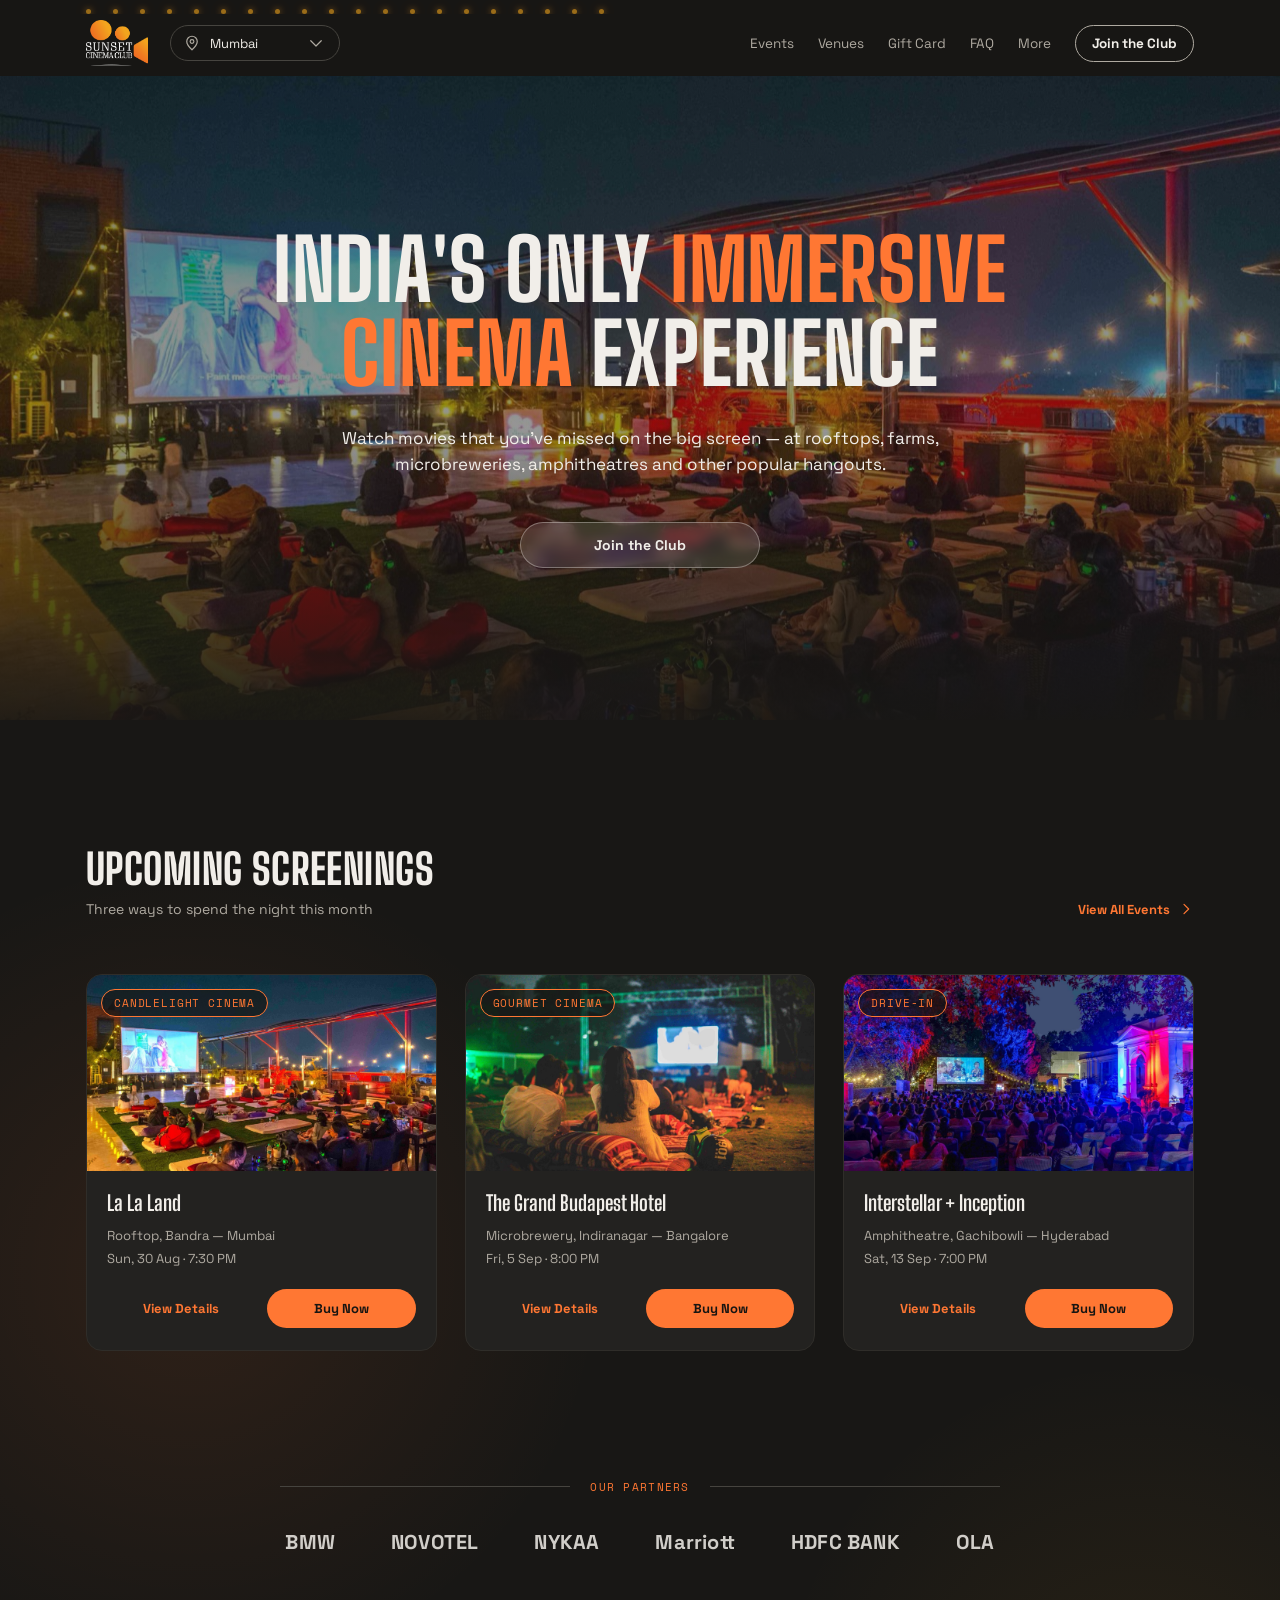
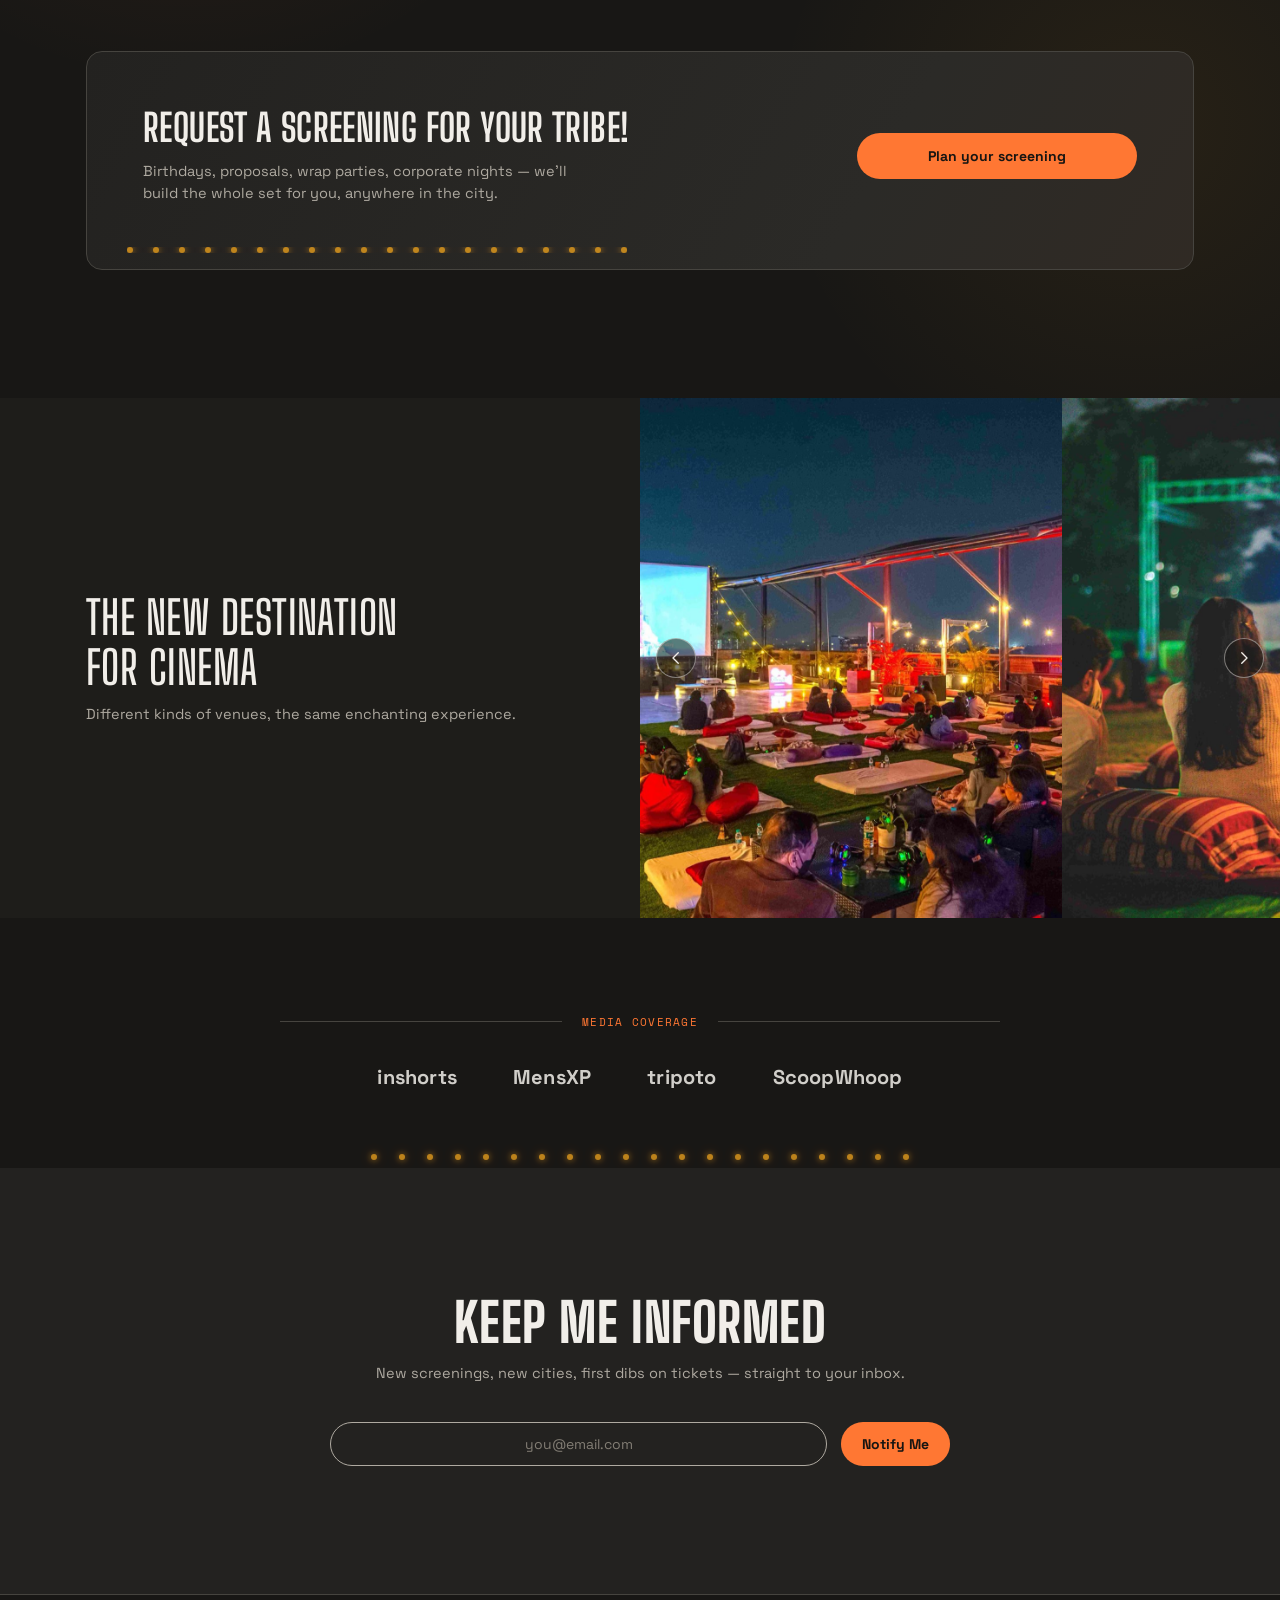
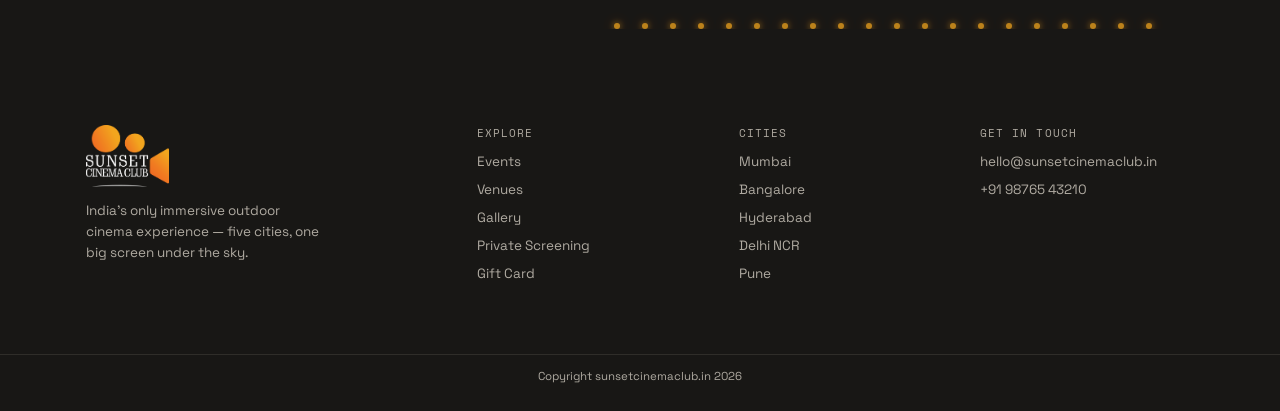
<file: index.html>
<!doctype html>
<html lang="en">
<head>
  <meta charset="utf-8">
  <meta name="viewport" content="width=device-width, initial-scale=1">
  <title>Sunset Cinema Club — India's Only Immersive Cinema Experience</title>
  <meta name="description" content="Watch the movies you've missed on the big screen — at rooftops, microbreweries, farms and amphitheatres across five cities.">
  <meta name="theme-color" content="#181715">
  <link rel="icon" type="image/png" href="assets/images/scc-mark.png">

  <link rel="preconnect" href="https://fonts.googleapis.com">
  <link rel="preconnect" href="https://fonts.gstatic.com" crossorigin>
  <link href="https://fonts.googleapis.com/css2?family=Big+Shoulders+Display:wght@500;600;700;800;900&amp;family=Space+Grotesk:wght@400;600;700&amp;family=Space+Mono:wght@400;700&amp;display=swap" rel="stylesheet">

  <link rel="stylesheet" href="css/styles.css">
</head>
<body>

  <a class="skip-link" href="#main">Skip to content</a>

  <header>
    <div class="wrap bulbs" aria-hidden="true"><span></span><span></span><span></span><span></span><span></span><span></span><span></span><span></span><span></span><span></span><span></span><span></span><span></span><span></span><span></span><span></span><span></span><span></span><span></span><span></span></div>

    <nav class="wrap" aria-label="Primary">
      <div class="nav-left">
        <a href="index.html" class="brand"><img class="brand-logo" src="assets/images/scc-logo.png" alt="Sunset Cinema Club" width="815" height="609"></a>
        <div class="city-select">
          <button type="button" class="city-select-btn" aria-expanded="false" aria-haspopup="true" aria-label="Choose city">
            <svg width="18" height="18" viewBox="0 0 24 24" fill="none" stroke="currentColor" stroke-width="1.6" stroke-linecap="round" stroke-linejoin="round" aria-hidden="true"><path d="M12 21s-7-6.2-7-11a7 7 0 0 1 14 0c0 4.8-7 11-7 11Z"/><circle cx="12" cy="10" r="2.5"/></svg> <b>Mumbai</b> <span class="caret"><svg width="18" height="18" viewBox="0 0 24 24" fill="none" stroke="currentColor" stroke-width="1.6" stroke-linecap="round" stroke-linejoin="round" aria-hidden="true"><path d="M5 9l7 7 7-7"/></svg></span>
          </button>
          <ul class="city-menu">
            <li><button type="button" aria-current="true">Mumbai</button></li>
            <li><button type="button">Bangalore</button></li>
            <li><button type="button">Hyderabad</button></li>
            <li><button type="button">Delhi NCR</button></li>
            <li><button type="button">Pune</button></li>
          </ul>
        </div>
      </div>

      <button class="nav-toggle" aria-label="Open menu" aria-expanded="false" aria-controls="primary-nav">
        <span></span><span></span><span></span>
      </button>

      <div class="nav-panel" id="primary-nav">
        <ul class="navlinks">
          <li><a href="events.html">Events</a></li>
          <li><a href="venues.html">Venues</a></li>
          <li><a href="gift-card.html">Gift Card</a></li>
          <li><a href="faq.html">FAQ</a></li>
          <li class="has-submenu">
            <button type="button" class="submenu-toggle" aria-expanded="false" aria-haspopup="true">More</button>
            <ul class="submenu">
              <li><a href="gallery.html">Gallery</a></li>
              <li><a href="index.html#private">Private Screening</a></li>
              <li><a href="#about">About Us</a></li>
            </ul>
          </li>
        </ul>
        <div class="navright">
          <a href="join-the-club.html" class="btn btn-outline">Join the Club</a>
        </div>
      </div>
    </nav>
  </header>

  <main id="main">
    <section class="hero">
      <div class="wrap hero-inner">
        <h1 class="hero-title display">India's only <em>immersive cinema</em> experience</h1>
        <p class="hero-sub">Watch movies that you've missed on the big screen — at rooftops, farms, microbreweries, amphitheatres and other popular hangouts.</p>
        <a href="join-the-club.html" class="btn btn-glass">Join the Club</a>
      </div>
    </section>

    <div class="glow-host">
      <section id="events">
        <div class="wrap">
          <div class="section-head">
            <div>
              <h2 class="display">Upcoming Screenings</h2>
              <p>Three ways to spend the night this month</p>
            </div>
            <a href="events.html" class="link-arrow">View All Events <svg width="16" height="16" viewBox="0 0 24 24" fill="none" stroke="currentColor" stroke-width="1.8" stroke-linecap="round" stroke-linejoin="round" aria-hidden="true"><path d="M9 5l7 7-7 7"/></svg></a>
          </div>
          <div class="events-grid">
          <article class="ticket" data-type="candlelight">
            <a class="ticket-image" href="event-detail.html?id=la-la-land-bandra-rooftop" tabindex="-1" aria-hidden="true"><img src="assets/images/photos/screening-1.jpg" alt="" loading="lazy"><span class="tag">Candlelight Cinema</span></a>
            <div class="ticket-body">
              <h3><a href="event-detail.html?id=la-la-land-bandra-rooftop">La La Land</a></h3>
              <div class="ticket-meta"><span>Rooftop, Bandra — Mumbai</span><span>Sun, 30 Aug &middot; 7:30 PM</span></div>
              <div class="ticket-foot">
                <a class="link-arrow" href="event-detail.html?id=la-la-land-bandra-rooftop">View Details</a>
                <a class="btn btn-primary" href="cart.html?id=la-la-land-bandra-rooftop" data-buy="la-la-land-bandra-rooftop">Buy Now</a>
              </div>
            </div>
          </article>
          <article class="ticket" data-type="gourmet">
            <a class="ticket-image" href="event-detail.html?id=grand-budapest-hotel-indiranagar" tabindex="-1" aria-hidden="true"><img src="assets/images/photos/screening-2.jpg" alt="" loading="lazy"><span class="tag">Gourmet Cinema</span></a>
            <div class="ticket-body">
              <h3><a href="event-detail.html?id=grand-budapest-hotel-indiranagar">The Grand Budapest Hotel</a></h3>
              <div class="ticket-meta"><span>Microbrewery, Indiranagar — Bangalore</span><span>Fri, 5 Sep &middot; 8:00 PM</span></div>
              <div class="ticket-foot">
                <a class="link-arrow" href="event-detail.html?id=grand-budapest-hotel-indiranagar">View Details</a>
                <a class="btn btn-primary" href="cart.html?id=grand-budapest-hotel-indiranagar" data-buy="grand-budapest-hotel-indiranagar">Buy Now</a>
              </div>
            </div>
          </article>
          <article class="ticket" data-type="drive-in">
            <a class="ticket-image" href="event-detail.html?id=interstellar-inception-gachibowli" tabindex="-1" aria-hidden="true"><img src="assets/images/photos/screening-3.jpg" alt="" loading="lazy"><span class="tag">Drive-in</span></a>
            <div class="ticket-body">
              <h3><a href="event-detail.html?id=interstellar-inception-gachibowli">Interstellar + Inception</a></h3>
              <div class="ticket-meta"><span>Amphitheatre, Gachibowli — Hyderabad</span><span>Sat, 13 Sep &middot; 7:00 PM</span></div>
              <div class="ticket-foot">
                <a class="link-arrow" href="event-detail.html?id=interstellar-inception-gachibowli">View Details</a>
                <a class="btn btn-primary" href="cart.html?id=interstellar-inception-gachibowli" data-buy="interstellar-inception-gachibowli">Buy Now</a>
              </div>
            </div>
          </article>
          </div>
        </div>
      </section>

      <section id="partners" class="home-strip" style="padding-top:0">
        <div class="wrap">
          <p class="strip-label">Our Partners</p>
          <div class="logo-row">
            <!-- Replace .logo-chip text with <img> partner logos (see assets/images/README.md) -->
            <span class="logo-chip">BMW</span>
            <span class="logo-chip">NOVOTEL</span>
            <span class="logo-chip">NYKAA</span>
            <span class="logo-chip">Marriott</span>
            <span class="logo-chip">HDFC BANK</span>
            <span class="logo-chip">OLA</span>
          </div>
        </div>
      </section>

      <section id="private">
        <div class="wrap">
          <div class="banner">
            <div class="banner-left">
              <h2 class="display">Request a screening for your tribe!</h2>
              <p>Birthdays, proposals, wrap parties, corporate nights — we'll build the whole set for you, anywhere in the city.</p>
            </div>
            <a href="mailto:hello@sunsetcinemaclub.in?subject=Private%20screening" class="btn btn-primary btn-wide">Plan your screening</a>
            <div class="bulbs" aria-hidden="true"><span></span><span></span><span></span><span></span><span></span><span></span><span></span><span></span><span></span><span></span><span></span><span></span><span></span><span></span><span></span><span></span><span></span><span></span><span></span><span></span></div>
          </div>
        </div>
      </section>
    </div>

    <section class="destination" id="venues">
      <div class="destination-copy">
        <h2 class="display">The new destination<br>for cinema</h2>
        <p>Different kinds of venues, the same enchanting experience.</p>
      </div>
      <div class="carousel" data-carousel>
        <div class="carousel-track"><img src="assets/images/photos/screening-1.jpg" alt="" loading="lazy"><img src="assets/images/photos/screening-2.jpg" alt="" loading="lazy"><img src="assets/images/photos/screening-3.jpg" alt="" loading="lazy"><img src="assets/images/photos/screening-1.jpg" alt="" loading="lazy"><img src="assets/images/photos/screening-2.jpg" alt="" loading="lazy"><img src="assets/images/photos/screening-3.jpg" alt="" loading="lazy"></div>
        <button type="button" class="carousel-btn carousel-prev" aria-label="Previous photo"><svg width="18" height="18" viewBox="0 0 24 24" fill="none" stroke="currentColor" stroke-width="1.8" stroke-linecap="round" stroke-linejoin="round" aria-hidden="true"><path d="M15 5l-7 7 7 7"/></svg></button>
        <button type="button" class="carousel-btn carousel-next" aria-label="Next photo"><svg width="18" height="18" viewBox="0 0 24 24" fill="none" stroke="currentColor" stroke-width="1.8" stroke-linecap="round" stroke-linejoin="round" aria-hidden="true"><path d="M9 5l7 7-7 7"/></svg></button>
      </div>
    </section>

    <section class="home-strip">
      <div class="wrap">
        <p class="strip-label">Media Coverage</p>
        <div class="logo-row">
          <span class="logo-chip">inshorts</span>
          <span class="logo-chip">MensXP</span>
          <span class="logo-chip">tripoto</span>
          <span class="logo-chip">ScoopWhoop</span>
        </div>
        <div class="bulbs home-bulbs" aria-hidden="true"><span></span><span></span><span></span><span></span><span></span><span></span><span></span><span></span><span></span><span></span><span></span><span></span><span></span><span></span><span></span><span></span><span></span><span></span><span></span><span></span></div>
      </div>
    </section>

    <section id="join" class="newsletter">
      <div class="wrap nl-inner">
        <h2 class="display">Keep Me Informed</h2>
        <p>New screenings, new cities, first dibs on tickets — straight to your inbox.</p>
        <form class="nl-form" action="#" method="post">
          <input type="email" name="email" placeholder="you@email.com" aria-label="Email address" required>
          <button class="btn btn-primary" type="submit">Notify Me</button>
        </form>
      </div>
    </section>
  </main>

  <footer>
    <div class="foot-rule"></div>
    <div class="bulbs foot-bulbs" aria-hidden="true"><span></span><span></span><span></span><span></span><span></span><span></span><span></span><span></span><span></span><span></span><span></span><span></span><span></span><span></span><span></span><span></span><span></span><span></span><span></span><span></span></div>
    <div class="wrap">
      <div class="foot-grid">
        <div>
          <div class="foot-brand"><img class="brand-logo" src="assets/images/scc-logo.png" alt="Sunset Cinema Club" width="815" height="609"></div>
          <p class="foot-tag">India's only immersive outdoor cinema experience — five cities, one big screen under the sky.</p>
        </div>
        <div class="foot-col">
          <h4>Explore</h4>
          <ul>
            <li><a href="events.html">Events</a></li>
            <li><a href="venues.html">Venues</a></li>
            <li><a href="gallery.html">Gallery</a></li>
            <li><a href="index.html#private">Private Screening</a></li>
            <li><a href="gift-card.html">Gift Card</a></li>
          </ul>
        </div>
        <div class="foot-col">
          <h4>Cities</h4>
          <ul>
            <li><a href="#">Mumbai</a></li>
            <li><a href="#">Bangalore</a></li>
            <li><a href="#">Hyderabad</a></li>
            <li><a href="#">Delhi NCR</a></li>
            <li><a href="#">Pune</a></li>
          </ul>
        </div>
        <div class="foot-col">
          <h4>Get In Touch</h4>
          <ul>
            <li><a href="mailto:hello@sunsetcinemaclub.in">hello@sunsetcinemaclub.in</a></li>
            <li><a href="tel:+919876543210">+91 98765 43210</a></li>
          </ul>
        </div>
      </div>
    </div>
    <div class="foot-bottom">Copyright sunsetcinemaclub.in 2026</div>
  </footer>

  <script src="js/main.js"></script>
</body>
</html>
</file>
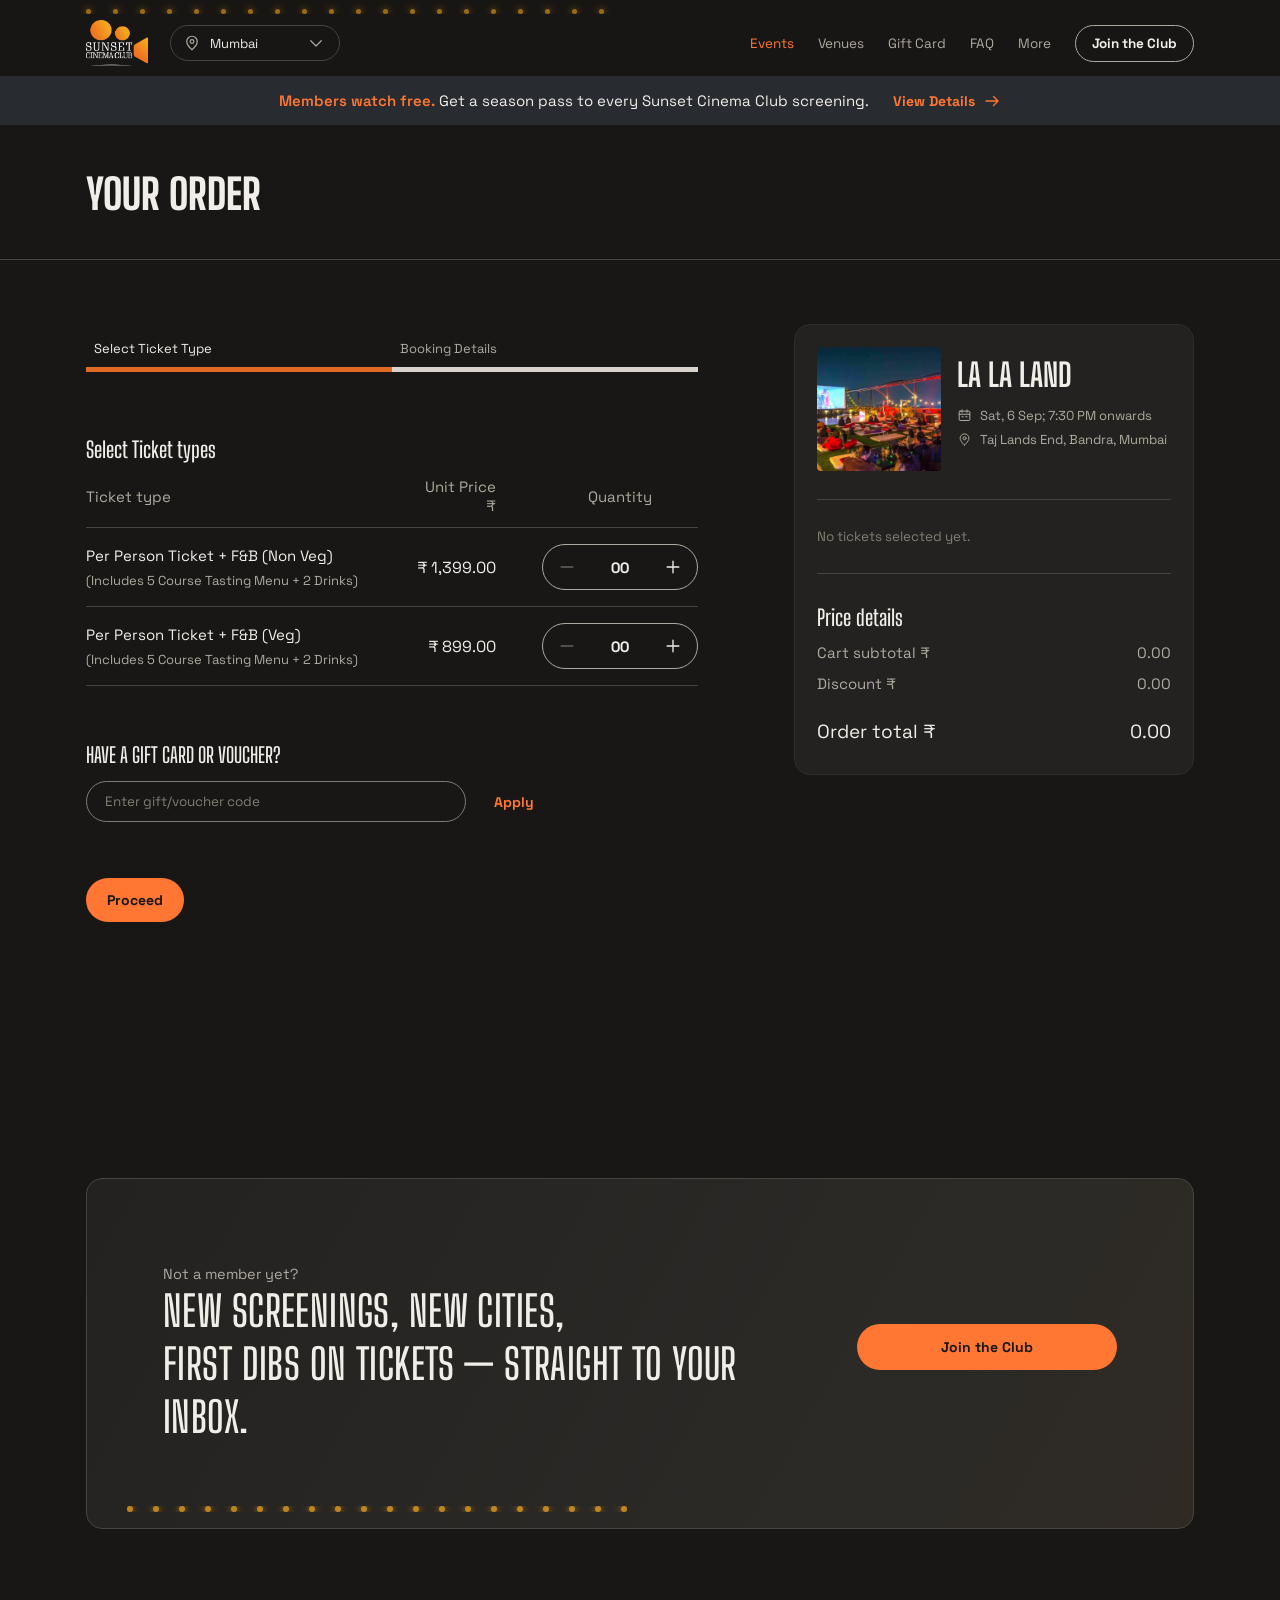
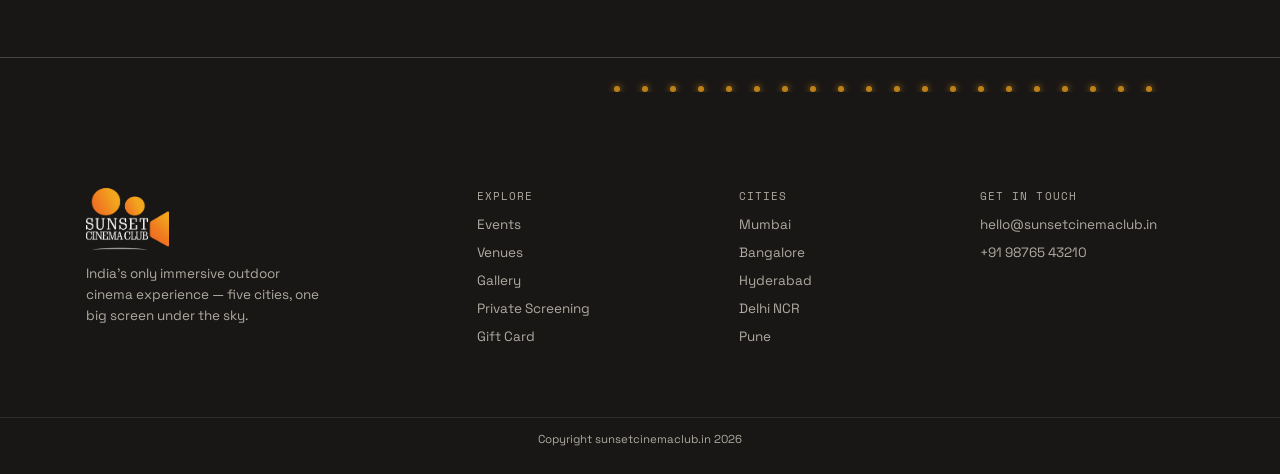
<file: cart.html>
<!doctype html>
<html lang="en">
<head>
  <meta charset="utf-8">
  <meta name="viewport" content="width=device-width, initial-scale=1">
  <title>Your Order — Sunset Cinema Club</title>
  <meta name="description" content="Choose your tickets and complete your booking.">
  <meta name="theme-color" content="#181715">
  <link rel="icon" type="image/png" href="assets/images/scc-mark.png">

  <link rel="preconnect" href="https://fonts.googleapis.com">
  <link rel="preconnect" href="https://fonts.gstatic.com" crossorigin>
  <link href="https://fonts.googleapis.com/css2?family=Big+Shoulders+Display:wght@500;600;700;800;900&amp;family=Space+Grotesk:wght@400;600;700&amp;family=Space+Mono:wght@400;700&amp;display=swap" rel="stylesheet">

  <link rel="stylesheet" href="css/styles.css">
</head>
<body>

  <a class="skip-link" href="#main">Skip to content</a>

  <header>
    <div class="wrap bulbs" aria-hidden="true"><span></span><span></span><span></span><span></span><span></span><span></span><span></span><span></span><span></span><span></span><span></span><span></span><span></span><span></span><span></span><span></span><span></span><span></span><span></span><span></span></div>

    <nav class="wrap" aria-label="Primary">
      <div class="nav-left">
        <a href="index.html" class="brand"><img class="brand-logo" src="assets/images/scc-logo.png" alt="Sunset Cinema Club" width="815" height="609"></a>
        <div class="city-select">
          <button type="button" class="city-select-btn" aria-expanded="false" aria-haspopup="true" aria-label="Choose city">
            <svg width="18" height="18" viewBox="0 0 24 24" fill="none" stroke="currentColor" stroke-width="1.6" stroke-linecap="round" stroke-linejoin="round" aria-hidden="true"><path d="M12 21s-7-6.2-7-11a7 7 0 0 1 14 0c0 4.8-7 11-7 11Z"/><circle cx="12" cy="10" r="2.5"/></svg> <b>Mumbai</b> <span class="caret"><svg width="18" height="18" viewBox="0 0 24 24" fill="none" stroke="currentColor" stroke-width="1.6" stroke-linecap="round" stroke-linejoin="round" aria-hidden="true"><path d="M5 9l7 7 7-7"/></svg></span>
          </button>
          <ul class="city-menu">
            <li><button type="button" aria-current="true">Mumbai</button></li>
            <li><button type="button">Bangalore</button></li>
            <li><button type="button">Hyderabad</button></li>
            <li><button type="button">Delhi NCR</button></li>
            <li><button type="button">Pune</button></li>
          </ul>
        </div>
      </div>

      <button class="nav-toggle" aria-label="Open menu" aria-expanded="false" aria-controls="primary-nav">
        <span></span><span></span><span></span>
      </button>

      <div class="nav-panel" id="primary-nav">
        <ul class="navlinks">
          <li><a href="events.html" aria-current="page">Events</a></li>
          <li><a href="venues.html">Venues</a></li>
          <li><a href="gift-card.html">Gift Card</a></li>
          <li><a href="faq.html">FAQ</a></li>
          <li class="has-submenu">
            <button type="button" class="submenu-toggle" aria-expanded="false" aria-haspopup="true">More</button>
            <ul class="submenu">
              <li><a href="gallery.html">Gallery</a></li>
              <li><a href="index.html#private">Private Screening</a></li>
              <li><a href="#about">About Us</a></li>
            </ul>
          </li>
        </ul>
        <div class="navright">
          <a href="join-the-club.html" class="btn btn-outline">Join the Club</a>
        </div>
      </div>
    </nav>
  </header>

  <div class="promo-strip">
    <div class="wrap">
      <span><b>Members watch free.</b> Get a season pass to every Sunset Cinema Club screening.</span>
      <a href="join-the-club.html">View Details <svg width="18" height="18" viewBox="0 0 24 24" fill="none" stroke="currentColor" stroke-width="1.8" stroke-linecap="round" stroke-linejoin="round" aria-hidden="true"><path d="M4 12h16M14 6l6 6-6 6"/></svg></a>
    </div>
  </div>

  <main id="main">
    <section class="title-bar">
      <div class="wrap"><h1>Your Order</h1></div>
    </section>

    <section id="cart">
      <div class="wrap">
        <div class="checkout">
          <div class="checkout-main">
            <ol class="stepper" id="cartStepper">
              <li aria-current="step">Select Ticket Type</li>
              <li>Booking Details</li>
            </ol>

            <form id="cartStep1" novalidate>
              <div class="form-block">
                <h2 class="form-h">Select Ticket types</h2>
                <table class="ticket-table">
                  <thead><tr><th scope="col">Ticket type</th><th scope="col" class="col-price">Unit Price &#8377;</th><th scope="col" class="col-qty">Quantity</th></tr></thead>
                  <tbody id="ticketRows"></tbody>
                </table>
              </div>

              <div class="form-block">
                <h2 class="form-h form-h--caps">Have a gift card or voucher?</h2>
                <div class="voucher-row">
                  <input class="input" type="text" id="cartVoucher" aria-label="Gift card or voucher code" placeholder="Enter gift/voucher code" autocomplete="off">
                  <button type="button" class="text-btn" id="cartApply">Apply</button>
                </div>
                <p class="voucher-msg" id="cartVoucherMsg" role="status"></p>
              </div>

              <p class="form-error" id="cartError1" role="alert" hidden></p>
              <div class="form-actions"><button class="btn btn-primary" type="submit">Proceed</button></div>
            </form>

            <form id="cartStep2" novalidate hidden>
              <div class="form-block">
                <h2 class="form-h">Booking Details</h2>
                <div class="field-row">
                  <div class="field"><label for="cartFirst">First Name</label><input class="input" type="text" id="cartFirst" required autocomplete="given-name" placeholder="eg. Amit"></div>
                  <div class="field"><label for="cartLast">Last Name</label><input class="input" type="text" id="cartLast" required autocomplete="family-name" placeholder="eg. Saxena"></div>
                  <div class="field"><label for="cartEmail">Email</label><input class="input" type="email" id="cartEmail" required autocomplete="email" placeholder="eg. amit@domain.com"></div>
                  <div class="field"><label for="cartPhone">Contact Number</label><input class="input" type="tel" id="cartPhone" required autocomplete="tel" inputmode="tel" pattern="[0-9+\s\-]{10,15}" placeholder="+91 - enter 10 digit mobile number"></div>
                </div>
              </div>
              <p class="form-error" id="cartError2" role="alert" hidden></p>
              <div class="form-actions">
                <button class="btn btn-primary" type="submit" id="cartPay">Proceed to Pay</button>
                <button class="text-btn" type="button" data-back>Back</button>
              </div>
            </form>

            <div class="success-panel" id="cartSuccess" tabindex="-1" hidden>
              <span class="icon-badge" aria-hidden="true"><svg width="28" height="28" viewBox="0 0 24 24" fill="none" stroke="currentColor" stroke-width="2" stroke-linecap="round" stroke-linejoin="round" aria-hidden="true"><path d="M5 12.5l4.5 4.5L19 7.5"/></svg></span>
              <h2 class="display">You're Booked</h2>
              <p id="cartSuccessText">Your e-tickets are on their way to your inbox.</p>
              <a href="events.html" class="btn btn-outline">Browse More Screenings</a>
            </div>
          </div>

          <aside class="checkout-aside">
            <div class="summary-card">
              <div class="summary-event">
                <img id="cartPoster" src="assets/images/photos/screening-1.jpg" alt="">
                <div>
                  <h2 id="cartTitle">Event</h2>
                  <div class="meta-list">
                    <span><svg width="15" height="15" viewBox="0 0 24 24" fill="none" stroke="currentColor" stroke-width="1.6" stroke-linecap="round" stroke-linejoin="round" aria-hidden="true"><rect x="3.5" y="5" width="17" height="15" rx="1.5"/><path d="M3.5 10h17M8 3v4M16 3v4M8 14h2M14 14h2"/></svg> <span id="cartDate">&mdash;</span></span>
                    <span><svg width="15" height="15" viewBox="0 0 24 24" fill="none" stroke="currentColor" stroke-width="1.6" stroke-linecap="round" stroke-linejoin="round" aria-hidden="true"><path d="M12 21s-7-6.2-7-11a7 7 0 0 1 14 0c0 4.8-7 11-7 11Z"/><circle cx="12" cy="10" r="2.5"/></svg> <span id="cartVenue">&mdash;</span></span>
                  </div>
                </div>
              </div>
              <ul class="summary-lines" id="cartLines"></ul>
              <div class="price-details">
                <h3>Price details</h3>
                <dl>
                  <div><dt>Cart subtotal &#8377;</dt><dd id="cartSubtotal">0.00</dd></div>
                  <div><dt>Discount &#8377;</dt><dd id="cartDiscount">0.00</dd></div>
                  <div class="total"><dt>Order total &#8377;</dt><dd id="cartTotal">0.00</dd></div>
                </dl>
              </div>
            </div>
          </aside>

        </div>
      </div>
    </section>

    <section class="member-cta">
      <div class="wrap">
        <div class="banner banner--member">
          <div class="banner-left">
            <p class="banner-eyebrow">Not a member yet?</p>
            <h2 class="display">New screenings, new cities,<br>first dibs on tickets — straight to your inbox.</h2>
          </div>
          <a href="join-the-club.html" class="btn btn-primary btn-wide">Join the Club</a>
          <div class="bulbs" aria-hidden="true"><span></span><span></span><span></span><span></span><span></span><span></span><span></span><span></span><span></span><span></span><span></span><span></span><span></span><span></span><span></span><span></span><span></span><span></span><span></span><span></span></div>
        </div>
      </div>
    </section>
  </main>

  <footer>
    <div class="foot-rule"></div>
    <div class="bulbs foot-bulbs" aria-hidden="true"><span></span><span></span><span></span><span></span><span></span><span></span><span></span><span></span><span></span><span></span><span></span><span></span><span></span><span></span><span></span><span></span><span></span><span></span><span></span><span></span></div>
    <div class="wrap">
      <div class="foot-grid">
        <div>
          <div class="foot-brand"><img class="brand-logo" src="assets/images/scc-logo.png" alt="Sunset Cinema Club" width="815" height="609"></div>
          <p class="foot-tag">India's only immersive outdoor cinema experience — five cities, one big screen under the sky.</p>
        </div>
        <div class="foot-col">
          <h4>Explore</h4>
          <ul>
            <li><a href="events.html">Events</a></li>
            <li><a href="venues.html">Venues</a></li>
            <li><a href="gallery.html">Gallery</a></li>
            <li><a href="index.html#private">Private Screening</a></li>
            <li><a href="gift-card.html">Gift Card</a></li>
          </ul>
        </div>
        <div class="foot-col">
          <h4>Cities</h4>
          <ul>
            <li><a href="#">Mumbai</a></li>
            <li><a href="#">Bangalore</a></li>
            <li><a href="#">Hyderabad</a></li>
            <li><a href="#">Delhi NCR</a></li>
            <li><a href="#">Pune</a></li>
          </ul>
        </div>
        <div class="foot-col">
          <h4>Get In Touch</h4>
          <ul>
            <li><a href="mailto:hello@sunsetcinemaclub.in">hello@sunsetcinemaclub.in</a></li>
            <li><a href="tel:+919876543210">+91 98765 43210</a></li>
          </ul>
        </div>
      </div>
    </div>
    <div class="foot-bottom">Copyright sunsetcinemaclub.in 2026</div>
  </footer>

  <script src="js/main.js"></script>
</body>
</html>
</file>
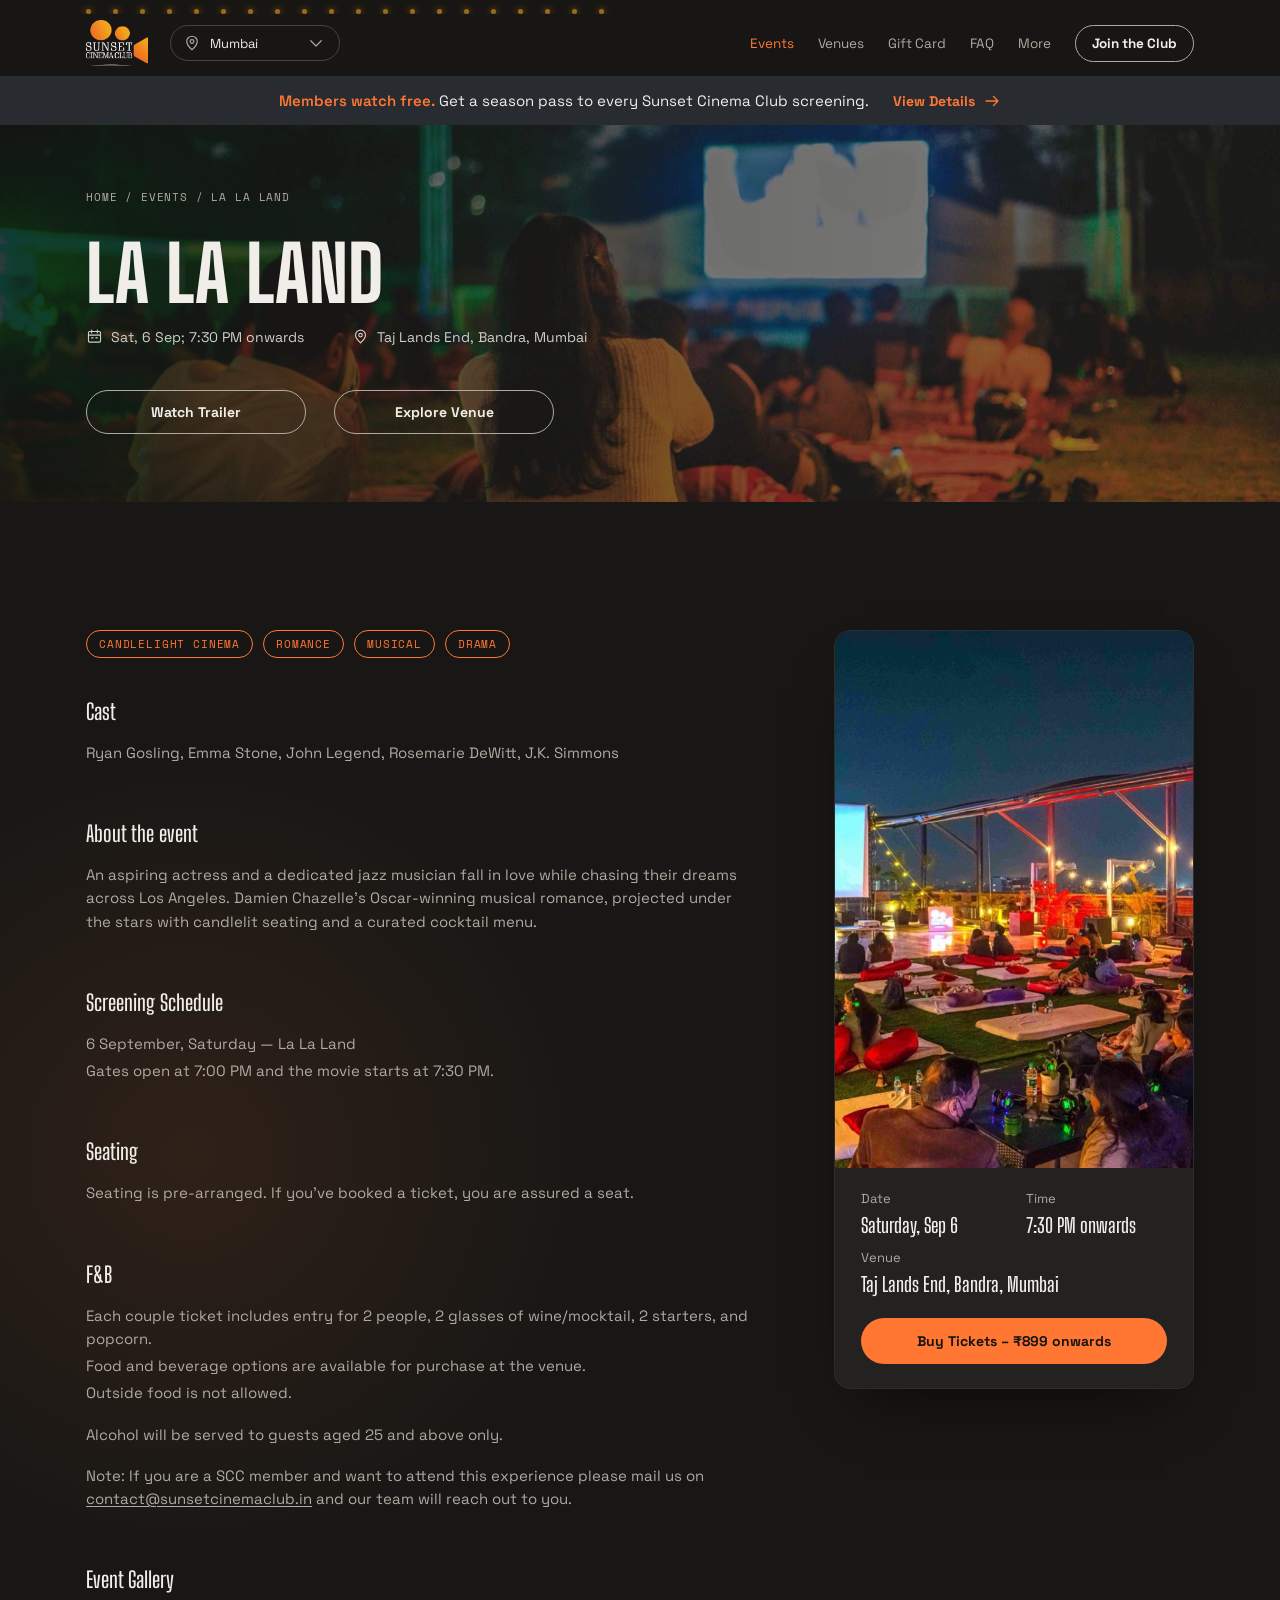
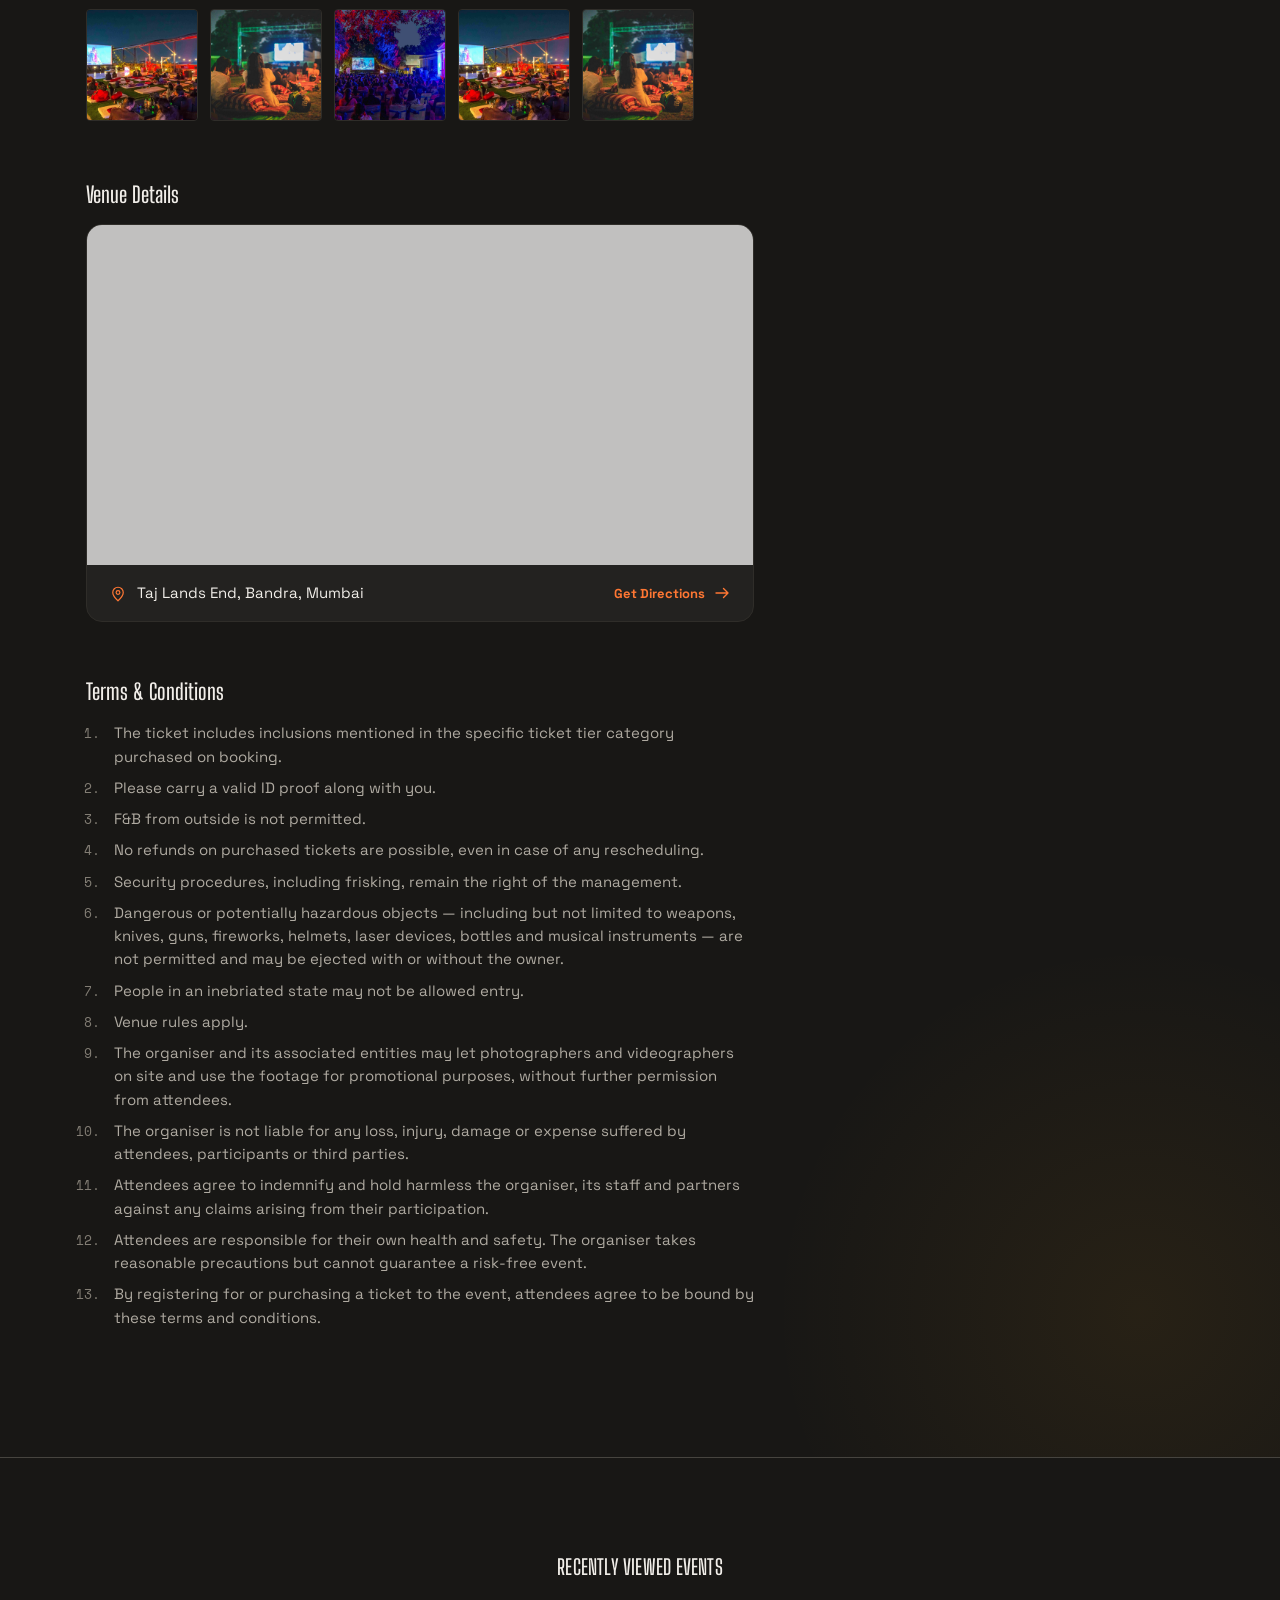
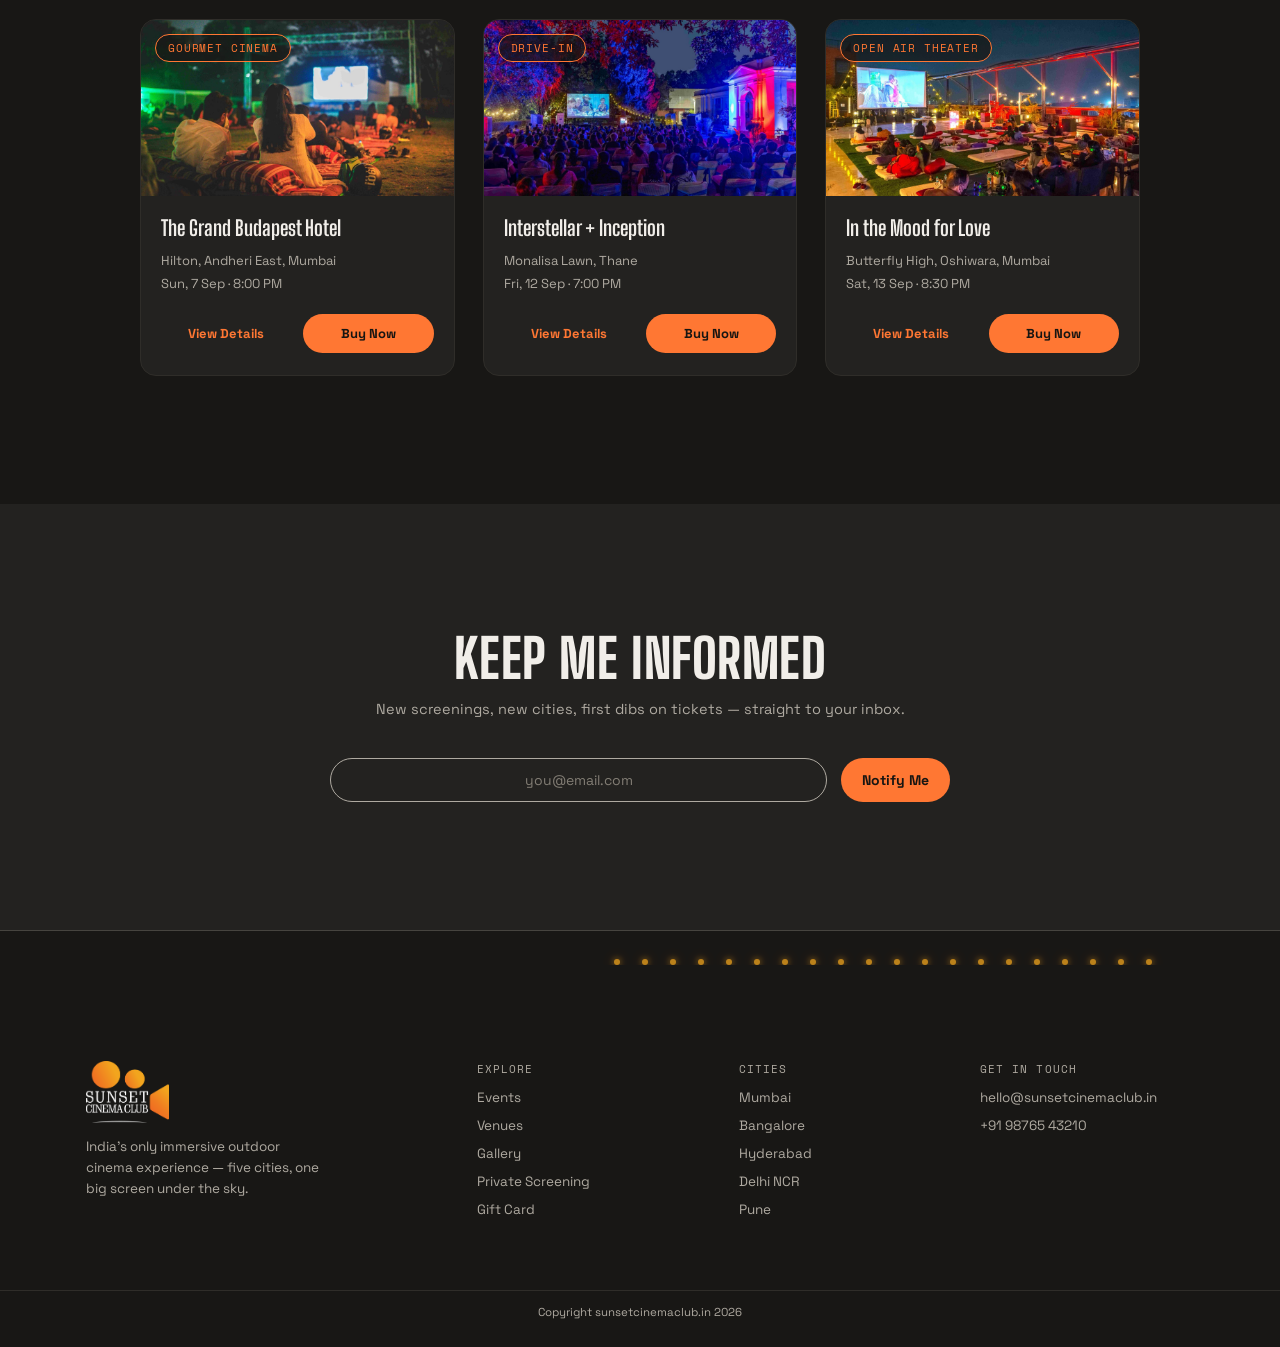
<file: event-detail.html>
<!doctype html>
<html lang="en">
<head>
  <meta charset="utf-8">
  <meta name="viewport" content="width=device-width, initial-scale=1">
  <title>Event — Sunset Cinema Club</title>
  <meta name="description" content="Event details, screening info and tickets for an upcoming Sunset Cinema Club screening.">
  <meta name="theme-color" content="#181715">
  <link rel="icon" type="image/png" href="assets/images/scc-mark.png">

  <link rel="preconnect" href="https://fonts.googleapis.com">
  <link rel="preconnect" href="https://fonts.gstatic.com" crossorigin>
  <link href="https://fonts.googleapis.com/css2?family=Big+Shoulders+Display:wght@500;600;700;800;900&amp;family=Space+Grotesk:wght@400;600;700&amp;family=Space+Mono:wght@400;700&amp;display=swap" rel="stylesheet">

  <link rel="stylesheet" href="css/styles.css">
</head>
<body class="has-buy-bar">

  <a class="skip-link" href="#eventDetail">Skip to content</a>

  <header>
    <div class="wrap bulbs" aria-hidden="true"><span></span><span></span><span></span><span></span><span></span><span></span><span></span><span></span><span></span><span></span><span></span><span></span><span></span><span></span><span></span><span></span><span></span><span></span><span></span><span></span></div>

    <nav class="wrap" aria-label="Primary">
      <div class="nav-left">
        <a href="index.html" class="brand"><img class="brand-logo" src="assets/images/scc-logo.png" alt="Sunset Cinema Club" width="815" height="609"></a>
        <div class="city-select">
          <button type="button" class="city-select-btn" aria-expanded="false" aria-haspopup="true" aria-label="Choose city">
            <svg width="18" height="18" viewBox="0 0 24 24" fill="none" stroke="currentColor" stroke-width="1.6" stroke-linecap="round" stroke-linejoin="round" aria-hidden="true"><path d="M12 21s-7-6.2-7-11a7 7 0 0 1 14 0c0 4.8-7 11-7 11Z"/><circle cx="12" cy="10" r="2.5"/></svg> <b>Mumbai</b> <span class="caret"><svg width="18" height="18" viewBox="0 0 24 24" fill="none" stroke="currentColor" stroke-width="1.6" stroke-linecap="round" stroke-linejoin="round" aria-hidden="true"><path d="M5 9l7 7 7-7"/></svg></span>
          </button>
          <ul class="city-menu">
            <li><button type="button" aria-current="true">Mumbai</button></li>
            <li><button type="button">Bangalore</button></li>
            <li><button type="button">Hyderabad</button></li>
            <li><button type="button">Delhi NCR</button></li>
            <li><button type="button">Pune</button></li>
          </ul>
        </div>
      </div>

      <button class="nav-toggle" aria-label="Open menu" aria-expanded="false" aria-controls="primary-nav">
        <span></span><span></span><span></span>
      </button>

      <div class="nav-panel" id="primary-nav">
        <ul class="navlinks">
          <li><a href="events.html" aria-current="page">Events</a></li>
          <li><a href="venues.html">Venues</a></li>
          <li><a href="gift-card.html">Gift Card</a></li>
          <li><a href="faq.html">FAQ</a></li>
          <li class="has-submenu">
            <button type="button" class="submenu-toggle" aria-expanded="false" aria-haspopup="true">More</button>
            <ul class="submenu">
              <li><a href="gallery.html">Gallery</a></li>
              <li><a href="index.html#private">Private Screening</a></li>
              <li><a href="#about">About Us</a></li>
            </ul>
          </li>
        </ul>
        <div class="navright">
          <a href="join-the-club.html" class="btn btn-outline">Join the Club</a>
        </div>
      </div>
    </nav>
  </header>

  <div class="promo-strip">
    <div class="wrap">
      <span><b>Members watch free.</b> Get a season pass to every Sunset Cinema Club screening.</span>
      <a href="join-the-club.html">View Details <svg width="18" height="18" viewBox="0 0 24 24" fill="none" stroke="currentColor" stroke-width="1.8" stroke-linecap="round" stroke-linejoin="round" aria-hidden="true"><path d="M4 12h16M14 6l6 6-6 6"/></svg></a>
    </div>
  </div>

  <main id="eventDetail">
    <section class="event-banner" id="eventBanner" style="background-image:url('assets/images/photos/screening-2.jpg')">
      <div class="wrap">
        <nav class="breadcrumb" aria-label="Breadcrumb">
          <a href="index.html">Home</a> / <a href="events.html">Events</a> / <span id="eventCrumb">Event</span>
        </nav>
        <h1 id="eventTitle">Event Title</h1>
        <div class="meta-list">
          <span><svg width="17" height="17" viewBox="0 0 24 24" fill="none" stroke="currentColor" stroke-width="1.6" stroke-linecap="round" stroke-linejoin="round" aria-hidden="true"><rect x="3.5" y="5" width="17" height="15" rx="1.5"/><path d="M3.5 10h17M8 3v4M16 3v4M8 14h2M14 14h2"/></svg> <span id="eventBannerDate">Date</span></span>
          <span><svg width="17" height="17" viewBox="0 0 24 24" fill="none" stroke="currentColor" stroke-width="1.6" stroke-linecap="round" stroke-linejoin="round" aria-hidden="true"><path d="M12 21s-7-6.2-7-11a7 7 0 0 1 14 0c0 4.8-7 11-7 11Z"/><circle cx="12" cy="10" r="2.5"/></svg> <span id="eventBannerVenue">Venue</span></span>
        </div>
        <div class="event-banner-ctas">
          <a href="#trailer" class="btn btn-outline" id="eventTrailer">Watch Trailer</a>
          <a href="venues.html" class="btn btn-outline">Explore Venue</a>
        </div>
      </div>
    </section>

    <section id="event-content" class="glow-host">
      <div class="wrap event-layout">
        <div class="event-main">
          <div class="tag-row" id="eventTags"></div>

          <section>
            <h2 class="event-h2">Cast</h2>
            <div class="event-copy"><p id="eventCast">&mdash;</p></div>
          </section>

          <section>
            <h2 class="event-h2">About the event</h2>
            <div class="event-copy"><p id="eventSynopsis">Loading&hellip;</p></div>
          </section>

          <section>
            <h2 class="event-h2">Screening Schedule</h2>
            <div class="event-copy">
              <p id="eventSchedule">&mdash;</p>
              <p id="eventGates">&mdash;</p>
            </div>
          </section>

          <section>
            <h2 class="event-h2">Seating</h2>
            <div class="event-copy">
              <p>Seating is pre-arranged. If you've booked a ticket, you are assured a seat.</p>
            </div>
          </section>

          <section>
            <h2 class="event-h2">F&amp;B</h2>
            <div class="event-copy">
              <p>Each couple ticket includes entry for 2 people, 2 glasses of wine/mocktail, 2 starters, and popcorn.</p>
              <p>Food and beverage options are available for purchase at the venue.</p>
              <p>Outside food is not allowed.</p>
              <p class="gap">Alcohol will be served to guests aged 25 and above only.</p>
              <p class="gap">Note: If you are a SCC member and want to attend this experience please mail us on <a href="mailto:contact@sunsetcinemaclub.in">contact@sunsetcinemaclub.in</a> and our team will reach out to you.</p>
            </div>
          </section>

          <section>
            <h2 class="event-h2">Event Gallery</h2>
            <ul class="thumb-row" id="eventGallery"><li><button type="button" data-lightbox-index="0" aria-label="View photo 1"><img src="assets/images/photos/screening-1.jpg" alt="" loading="lazy"></button></li><li><button type="button" data-lightbox-index="1" aria-label="View photo 2"><img src="assets/images/photos/screening-2.jpg" alt="" loading="lazy"></button></li><li><button type="button" data-lightbox-index="2" aria-label="View photo 3"><img src="assets/images/photos/screening-3.jpg" alt="" loading="lazy"></button></li><li><button type="button" data-lightbox-index="3" aria-label="View photo 4"><img src="assets/images/photos/screening-1.jpg" alt="" loading="lazy"></button></li><li><button type="button" data-lightbox-index="4" aria-label="View photo 5"><img src="assets/images/photos/screening-2.jpg" alt="" loading="lazy"></button></li></ul>
          </section>

          <section>
            <h2 class="event-h2">Venue Details</h2>
            <div class="venue-map">
              <iframe id="eventMap" title="Map of the venue" src="about:blank" loading="lazy" referrerpolicy="no-referrer-when-downgrade" allowfullscreen></iframe>
              <div class="venue-map-foot">
                <p><svg width="18" height="18" viewBox="0 0 24 24" fill="none" stroke="currentColor" stroke-width="1.6" stroke-linecap="round" stroke-linejoin="round" aria-hidden="true"><path d="M12 21s-7-6.2-7-11a7 7 0 0 1 14 0c0 4.8-7 11-7 11Z"/><circle cx="12" cy="10" r="2.5"/></svg> <span id="eventAddress">&mdash;</span></p>
                <a class="link-arrow" id="eventDirections" href="https://maps.google.com" target="_blank" rel="noopener">Get Directions <svg width="18" height="18" viewBox="0 0 24 24" fill="none" stroke="currentColor" stroke-width="1.8" stroke-linecap="round" stroke-linejoin="round" aria-hidden="true"><path d="M4 12h16M14 6l6 6-6 6"/></svg></a>
              </div>
            </div>
          </section>

          <section>
            <h2 class="event-h2">Terms &amp; Conditions</h2>
            <ol class="terms-list event-copy">
              <li>The ticket includes inclusions mentioned in the specific ticket tier category purchased on booking.</li>
              <li>Please carry a valid ID proof along with you.</li>
              <li>F&amp;B from outside is not permitted.</li>
              <li>No refunds on purchased tickets are possible, even in case of any rescheduling.</li>
              <li>Security procedures, including frisking, remain the right of the management.</li>
              <li>Dangerous or potentially hazardous objects — including but not limited to weapons, knives, guns, fireworks, helmets, laser devices, bottles and musical instruments — are not permitted and may be ejected with or without the owner.</li>
              <li>People in an inebriated state may not be allowed entry.</li>
              <li>Venue rules apply.</li>
              <li>The organiser and its associated entities may let photographers and videographers on site and use the footage for promotional purposes, without further permission from attendees.</li>
              <li>The organiser is not liable for any loss, injury, damage or expense suffered by attendees, participants or third parties.</li>
              <li>Attendees agree to indemnify and hold harmless the organiser, its staff and partners against any claims arising from their participation.</li>
              <li>Attendees are responsible for their own health and safety. The organiser takes reasonable precautions but cannot guarantee a risk-free event.</li>
              <li>By registering for or purchasing a ticket to the event, attendees agree to be bound by these terms and conditions.</li>
            </ol>
          </section>
        </div>

        <aside class="event-panel">
          <div class="event-card">
            <div class="event-poster" id="panelPosterWrap"><img id="panelPoster" src="assets/images/posters/poster-1.jpg" alt="" width="600" height="900"></div>
            <div class="event-card-body">
              <dl class="event-facts">
                <div><dt>Date</dt><dd id="panelDate">&mdash;</dd></div>
                <div><dt>Time</dt><dd id="panelTime">&mdash;</dd></div>
                <div><dt>Venue</dt><dd id="panelVenue">&mdash;</dd></div>
              </dl>
              <div class="event-buy"><a href="cart.html" class="btn btn-primary" id="panelBuy">Buy Tickets</a></div>
            </div>
          </div>
        </aside>
      </div>
    </section>

    <hr class="divider">

    <section class="recent">
      <div class="wrap">
        <h2 class="recent-title display">Recently viewed events</h2>
        <div class="events-grid" id="recentGrid"></div>
      </div>
    </section>

    <dialog class="lightbox" id="lightbox" aria-label="Photo viewer">
      <div class="lightbox-stage">
        <button type="button" class="modal-close lightbox-close" aria-label="Close"><svg width="30" height="30" viewBox="0 0 24 24" fill="none" stroke="currentColor" stroke-width="1.6" stroke-linecap="round" stroke-linejoin="round" aria-hidden="true"><path d="M5 5l14 14M19 5L5 19"/></svg></button>
        <button type="button" class="lightbox-nav lightbox-prev" aria-label="Previous photo"><svg width="30" height="30" viewBox="0 0 24 24" fill="none" stroke="currentColor" stroke-width="1.6" stroke-linecap="round" stroke-linejoin="round" aria-hidden="true"><path d="M15 5l-7 7 7 7"/></svg></button>
        <img class="lightbox-image" id="lightboxImage" src="assets/images/photos/screening-1.jpg" alt="">
        <button type="button" class="lightbox-nav lightbox-next" aria-label="Next photo"><svg width="30" height="30" viewBox="0 0 24 24" fill="none" stroke="currentColor" stroke-width="1.6" stroke-linecap="round" stroke-linejoin="round" aria-hidden="true"><path d="M9 5l7 7-7 7"/></svg></button>
        <p class="lightbox-caption" id="lightboxCaption"></p>
      </div>
      <ul class="lightbox-thumbs" id="lightboxThumbs"></ul>
    </dialog>

    <section id="join" class="newsletter">
      <div class="wrap nl-inner">
        <h2 class="display">Keep Me Informed</h2>
        <p>New screenings, new cities, first dibs on tickets — straight to your inbox.</p>
        <form class="nl-form" action="#" method="post">
          <input type="email" name="email" placeholder="you@email.com" aria-label="Email address" required>
          <button class="btn btn-primary" type="submit">Notify Me</button>
        </form>
      </div>
    </section>
  </main>

  <footer>
    <div class="foot-rule"></div>
    <div class="bulbs foot-bulbs" aria-hidden="true"><span></span><span></span><span></span><span></span><span></span><span></span><span></span><span></span><span></span><span></span><span></span><span></span><span></span><span></span><span></span><span></span><span></span><span></span><span></span><span></span></div>
    <div class="wrap">
      <div class="foot-grid">
        <div>
          <div class="foot-brand"><img class="brand-logo" src="assets/images/scc-logo.png" alt="Sunset Cinema Club" width="815" height="609"></div>
          <p class="foot-tag">India's only immersive outdoor cinema experience — five cities, one big screen under the sky.</p>
        </div>
        <div class="foot-col">
          <h4>Explore</h4>
          <ul>
            <li><a href="events.html">Events</a></li>
            <li><a href="venues.html">Venues</a></li>
            <li><a href="gallery.html">Gallery</a></li>
            <li><a href="index.html#private">Private Screening</a></li>
            <li><a href="gift-card.html">Gift Card</a></li>
          </ul>
        </div>
        <div class="foot-col">
          <h4>Cities</h4>
          <ul>
            <li><a href="#">Mumbai</a></li>
            <li><a href="#">Bangalore</a></li>
            <li><a href="#">Hyderabad</a></li>
            <li><a href="#">Delhi NCR</a></li>
            <li><a href="#">Pune</a></li>
          </ul>
        </div>
        <div class="foot-col">
          <h4>Get In Touch</h4>
          <ul>
            <li><a href="mailto:hello@sunsetcinemaclub.in">hello@sunsetcinemaclub.in</a></li>
            <li><a href="tel:+919876543210">+91 98765 43210</a></li>
          </ul>
        </div>
      </div>
    </div>
    <div class="foot-bottom">Copyright sunsetcinemaclub.in 2026</div>
  </footer>

  <script src="js/main.js"></script>
</body>
</html>
</file>
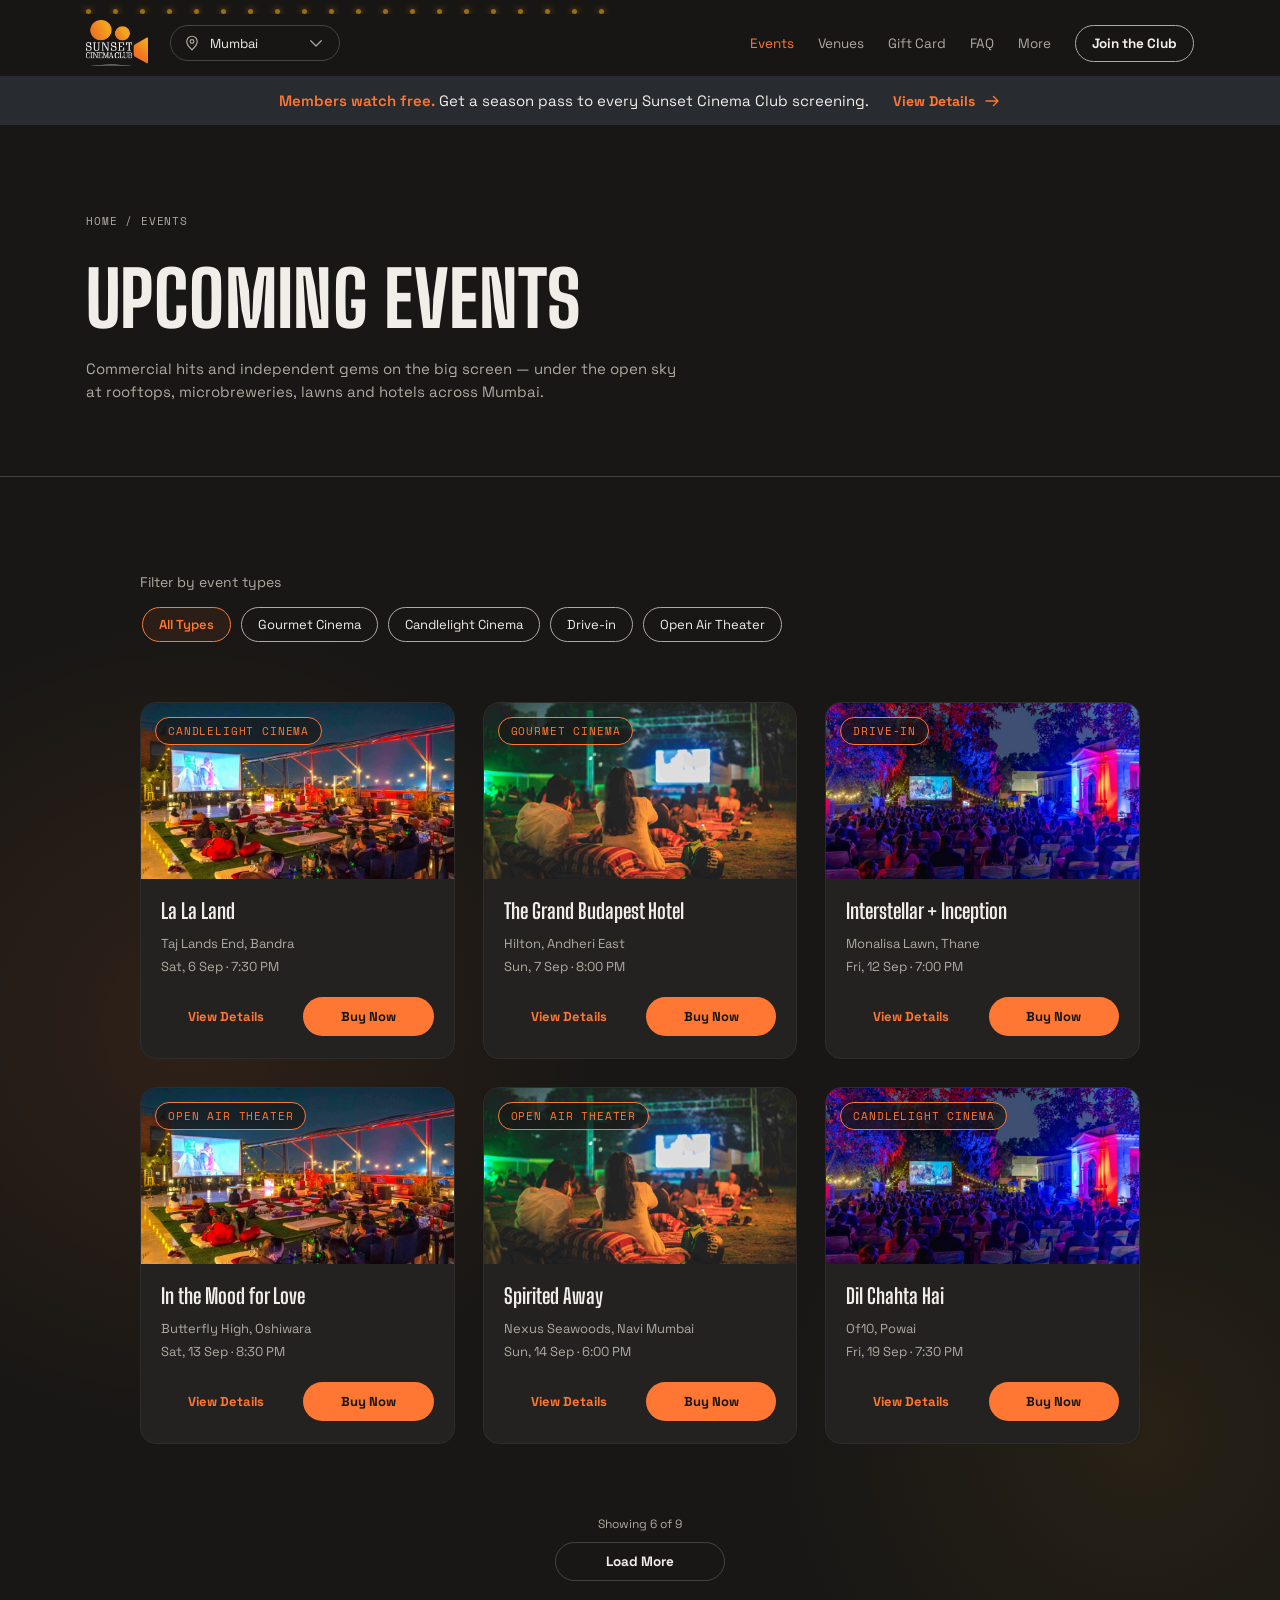
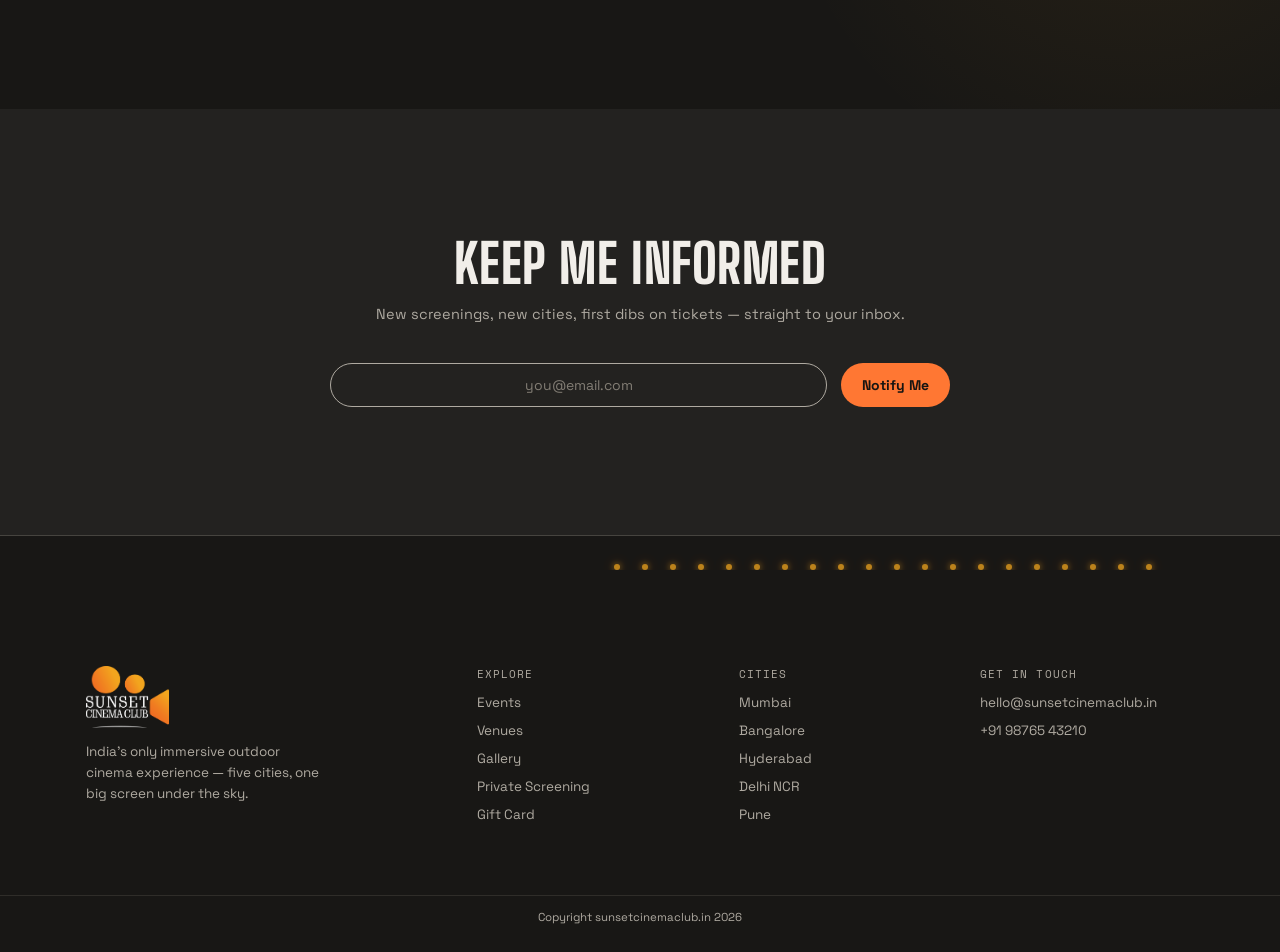
<file: events.html>
<!doctype html>
<html lang="en">
<head>
  <meta charset="utf-8">
  <meta name="viewport" content="width=device-width, initial-scale=1">
  <title>Upcoming Events in Mumbai — Sunset Cinema Club</title>
  <meta name="description" content="Upcoming open-air screenings at rooftops, microbreweries, lawns and hotels across Mumbai.">
  <meta name="theme-color" content="#181715">
  <link rel="icon" type="image/png" href="assets/images/scc-mark.png">

  <link rel="preconnect" href="https://fonts.googleapis.com">
  <link rel="preconnect" href="https://fonts.gstatic.com" crossorigin>
  <link href="https://fonts.googleapis.com/css2?family=Big+Shoulders+Display:wght@500;600;700;800;900&amp;family=Space+Grotesk:wght@400;600;700&amp;family=Space+Mono:wght@400;700&amp;display=swap" rel="stylesheet">

  <link rel="stylesheet" href="css/styles.css">
</head>
<body>

  <a class="skip-link" href="#main">Skip to content</a>

  <header>
    <div class="wrap bulbs" aria-hidden="true"><span></span><span></span><span></span><span></span><span></span><span></span><span></span><span></span><span></span><span></span><span></span><span></span><span></span><span></span><span></span><span></span><span></span><span></span><span></span><span></span></div>

    <nav class="wrap" aria-label="Primary">
      <div class="nav-left">
        <a href="index.html" class="brand"><img class="brand-logo" src="assets/images/scc-logo.png" alt="Sunset Cinema Club" width="815" height="609"></a>
        <div class="city-select">
          <button type="button" class="city-select-btn" aria-expanded="false" aria-haspopup="true" aria-label="Choose city">
            <svg width="18" height="18" viewBox="0 0 24 24" fill="none" stroke="currentColor" stroke-width="1.6" stroke-linecap="round" stroke-linejoin="round" aria-hidden="true"><path d="M12 21s-7-6.2-7-11a7 7 0 0 1 14 0c0 4.8-7 11-7 11Z"/><circle cx="12" cy="10" r="2.5"/></svg> <b>Mumbai</b> <span class="caret"><svg width="18" height="18" viewBox="0 0 24 24" fill="none" stroke="currentColor" stroke-width="1.6" stroke-linecap="round" stroke-linejoin="round" aria-hidden="true"><path d="M5 9l7 7 7-7"/></svg></span>
          </button>
          <ul class="city-menu">
            <li><button type="button" aria-current="true">Mumbai</button></li>
            <li><button type="button">Bangalore</button></li>
            <li><button type="button">Hyderabad</button></li>
            <li><button type="button">Delhi NCR</button></li>
            <li><button type="button">Pune</button></li>
          </ul>
        </div>
      </div>

      <button class="nav-toggle" aria-label="Open menu" aria-expanded="false" aria-controls="primary-nav">
        <span></span><span></span><span></span>
      </button>

      <div class="nav-panel" id="primary-nav">
        <ul class="navlinks">
          <li><a href="events.html" aria-current="page">Events</a></li>
          <li><a href="venues.html">Venues</a></li>
          <li><a href="gift-card.html">Gift Card</a></li>
          <li><a href="faq.html">FAQ</a></li>
          <li class="has-submenu">
            <button type="button" class="submenu-toggle" aria-expanded="false" aria-haspopup="true">More</button>
            <ul class="submenu">
              <li><a href="gallery.html">Gallery</a></li>
              <li><a href="index.html#private">Private Screening</a></li>
              <li><a href="#about">About Us</a></li>
            </ul>
          </li>
        </ul>
        <div class="navright">
          <a href="join-the-club.html" class="btn btn-outline">Join the Club</a>
        </div>
      </div>
    </nav>
  </header>

  <div class="promo-strip">
    <div class="wrap">
      <span><b>Members watch free.</b> Get a season pass to every Sunset Cinema Club screening.</span>
      <a href="join-the-club.html">View Details <svg width="18" height="18" viewBox="0 0 24 24" fill="none" stroke="currentColor" stroke-width="1.8" stroke-linecap="round" stroke-linejoin="round" aria-hidden="true"><path d="M4 12h16M14 6l6 6-6 6"/></svg></a>
    </div>
  </div>

  <main id="main">

    <section class="page-hero">
      <div class="wrap">
        <nav class="breadcrumb" aria-label="Breadcrumb"><a href="index.html">Home</a> / <span>Events</span></nav>
        <h1>Upcoming Events</h1>
        <p>Commercial hits and independent gems on the big screen — under the open sky at rooftops, microbreweries, lawns and hotels across Mumbai.</p>
      </div>
    </section>

    <section id="events" class="glow-host">
      <div class="wrap">
        <div class="listing">
          <p class="filter-label" id="typeFilterLabel">Filter by event types</p>
          <div class="pill-row" role="group" aria-labelledby="typeFilterLabel" data-filter-group>
            <button type="button" class="filter-pill active" data-filter="all">All Types</button>
            <button type="button" class="filter-pill" data-filter="gourmet">Gourmet Cinema</button>
            <button type="button" class="filter-pill" data-filter="candlelight">Candlelight Cinema</button>
            <button type="button" class="filter-pill" data-filter="drive-in">Drive-in</button>
            <button type="button" class="filter-pill" data-filter="open-air">Open Air Theater</button>
          </div>

          <div class="events-grid" id="eventsGrid" data-listing data-page="6">
          <article class="ticket" data-type="candlelight">
            <a class="ticket-image" href="event-detail.html?id=la-la-land" tabindex="-1" aria-hidden="true"><img src="assets/images/photos/screening-1.jpg" alt="" loading="lazy"><span class="tag">Candlelight Cinema</span></a>
            <div class="ticket-body">
              <h3><a href="event-detail.html?id=la-la-land">La La Land</a></h3>
              <div class="ticket-meta"><span>Taj Lands End, Bandra</span><span>Sat, 6 Sep &middot; 7:30 PM</span></div>
              <div class="ticket-foot">
                <a class="link-arrow" href="event-detail.html?id=la-la-land">View Details</a>
                <a class="btn btn-primary" href="cart.html?id=la-la-land" data-buy="la-la-land">Buy Now</a>
              </div>
            </div>
          </article>
          <article class="ticket" data-type="gourmet">
            <a class="ticket-image" href="event-detail.html?id=grand-budapest-hotel" tabindex="-1" aria-hidden="true"><img src="assets/images/photos/screening-2.jpg" alt="" loading="lazy"><span class="tag">Gourmet Cinema</span></a>
            <div class="ticket-body">
              <h3><a href="event-detail.html?id=grand-budapest-hotel">The Grand Budapest Hotel</a></h3>
              <div class="ticket-meta"><span>Hilton, Andheri East</span><span>Sun, 7 Sep &middot; 8:00 PM</span></div>
              <div class="ticket-foot">
                <a class="link-arrow" href="event-detail.html?id=grand-budapest-hotel">View Details</a>
                <a class="btn btn-primary" href="cart.html?id=grand-budapest-hotel" data-buy="grand-budapest-hotel">Buy Now</a>
              </div>
            </div>
          </article>
          <article class="ticket" data-type="drive-in">
            <a class="ticket-image" href="event-detail.html?id=interstellar-inception" tabindex="-1" aria-hidden="true"><img src="assets/images/photos/screening-3.jpg" alt="" loading="lazy"><span class="tag">Drive-in</span></a>
            <div class="ticket-body">
              <h3><a href="event-detail.html?id=interstellar-inception">Interstellar + Inception</a></h3>
              <div class="ticket-meta"><span>Monalisa Lawn, Thane</span><span>Fri, 12 Sep &middot; 7:00 PM</span></div>
              <div class="ticket-foot">
                <a class="link-arrow" href="event-detail.html?id=interstellar-inception">View Details</a>
                <a class="btn btn-primary" href="cart.html?id=interstellar-inception" data-buy="interstellar-inception">Buy Now</a>
              </div>
            </div>
          </article>
          <article class="ticket" data-type="open-air">
            <a class="ticket-image" href="event-detail.html?id=in-the-mood-for-love" tabindex="-1" aria-hidden="true"><img src="assets/images/photos/screening-1.jpg" alt="" loading="lazy"><span class="tag">Open Air Theater</span></a>
            <div class="ticket-body">
              <h3><a href="event-detail.html?id=in-the-mood-for-love">In the Mood for Love</a></h3>
              <div class="ticket-meta"><span>Butterfly High, Oshiwara</span><span>Sat, 13 Sep &middot; 8:30 PM</span></div>
              <div class="ticket-foot">
                <a class="link-arrow" href="event-detail.html?id=in-the-mood-for-love">View Details</a>
                <a class="btn btn-primary" href="cart.html?id=in-the-mood-for-love" data-buy="in-the-mood-for-love">Buy Now</a>
              </div>
            </div>
          </article>
          <article class="ticket" data-type="open-air">
            <a class="ticket-image" href="event-detail.html?id=spirited-away" tabindex="-1" aria-hidden="true"><img src="assets/images/photos/screening-2.jpg" alt="" loading="lazy"><span class="tag">Open Air Theater</span></a>
            <div class="ticket-body">
              <h3><a href="event-detail.html?id=spirited-away">Spirited Away</a></h3>
              <div class="ticket-meta"><span>Nexus Seawoods, Navi Mumbai</span><span>Sun, 14 Sep &middot; 6:00 PM</span></div>
              <div class="ticket-foot">
                <a class="link-arrow" href="event-detail.html?id=spirited-away">View Details</a>
                <a class="btn btn-primary" href="cart.html?id=spirited-away" data-buy="spirited-away">Buy Now</a>
              </div>
            </div>
          </article>
          <article class="ticket" data-type="candlelight">
            <a class="ticket-image" href="event-detail.html?id=dil-chahta-hai" tabindex="-1" aria-hidden="true"><img src="assets/images/photos/screening-3.jpg" alt="" loading="lazy"><span class="tag">Candlelight Cinema</span></a>
            <div class="ticket-body">
              <h3><a href="event-detail.html?id=dil-chahta-hai">Dil Chahta Hai</a></h3>
              <div class="ticket-meta"><span>Of10, Powai</span><span>Fri, 19 Sep &middot; 7:30 PM</span></div>
              <div class="ticket-foot">
                <a class="link-arrow" href="event-detail.html?id=dil-chahta-hai">View Details</a>
                <a class="btn btn-primary" href="cart.html?id=dil-chahta-hai" data-buy="dil-chahta-hai">Buy Now</a>
              </div>
            </div>
          </article>
          <article class="ticket" data-type="gourmet" hidden>
            <a class="ticket-image" href="event-detail.html?id=whiplash" tabindex="-1" aria-hidden="true"><img src="assets/images/photos/screening-1.jpg" alt="" loading="lazy"><span class="tag">Gourmet Cinema</span></a>
            <div class="ticket-body">
              <h3><a href="event-detail.html?id=whiplash">Whiplash</a></h3>
              <div class="ticket-meta"><span>Kohinoor Continental, Andheri East</span><span>Sat, 20 Sep &middot; 8:00 PM</span></div>
              <div class="ticket-foot">
                <a class="link-arrow" href="event-detail.html?id=whiplash">View Details</a>
                <a class="btn btn-primary" href="cart.html?id=whiplash" data-buy="whiplash">Buy Now</a>
              </div>
            </div>
          </article>
          <article class="ticket" data-type="open-air" hidden>
            <a class="ticket-image" href="event-detail.html?id=amelie" tabindex="-1" aria-hidden="true"><img src="assets/images/photos/screening-2.jpg" alt="" loading="lazy"><span class="tag">Open Air Theater</span></a>
            <div class="ticket-body">
              <h3><a href="event-detail.html?id=amelie">Amélie</a></h3>
              <div class="ticket-meta"><span>The Club Mumbai, Andheri West</span><span>Sun, 21 Sep &middot; 8:00 PM</span></div>
              <div class="ticket-foot">
                <a class="link-arrow" href="event-detail.html?id=amelie">View Details</a>
                <a class="btn btn-primary" href="cart.html?id=amelie" data-buy="amelie">Buy Now</a>
              </div>
            </div>
          </article>
          <article class="ticket" data-type="candlelight" hidden>
            <a class="ticket-image" href="event-detail.html?id=eeaao" tabindex="-1" aria-hidden="true"><img src="assets/images/photos/screening-3.jpg" alt="" loading="lazy"><span class="tag">Candlelight Cinema</span></a>
            <div class="ticket-body">
              <h3><a href="event-detail.html?id=eeaao">Everything Everywhere All at Once</a></h3>
              <div class="ticket-meta"><span>Taj Lands End, Bandra</span><span>Sat, 27 Sep &middot; 7:30 PM</span></div>
              <div class="ticket-foot">
                <a class="link-arrow" href="event-detail.html?id=eeaao">View Details</a>
                <a class="btn btn-primary" href="cart.html?id=eeaao" data-buy="eeaao">Buy Now</a>
              </div>
            </div>
          </article>
          </div>

          <div class="empty-state" data-empty hidden>
            <h3>No screenings of this type yet</h3>
            Check back soon, or browse all event types.
          </div>

          <div class="load-more-wrap" data-more>
            <span class="count">Showing <span data-shown>6</span> of <span data-total>9</span></span>
            <button type="button" class="btn btn-outline">Load More</button>
          </div>
        </div>
      </div>
    </section>

    <section id="join" class="newsletter">
      <div class="wrap nl-inner">
        <h2 class="display">Keep Me Informed</h2>
        <p>New screenings, new cities, first dibs on tickets — straight to your inbox.</p>
        <form class="nl-form" action="#" method="post">
          <input type="email" name="email" placeholder="you@email.com" aria-label="Email address" required>
          <button class="btn btn-primary" type="submit">Notify Me</button>
        </form>
      </div>
    </section>
  </main>

  <footer>
    <div class="foot-rule"></div>
    <div class="bulbs foot-bulbs" aria-hidden="true"><span></span><span></span><span></span><span></span><span></span><span></span><span></span><span></span><span></span><span></span><span></span><span></span><span></span><span></span><span></span><span></span><span></span><span></span><span></span><span></span></div>
    <div class="wrap">
      <div class="foot-grid">
        <div>
          <div class="foot-brand"><img class="brand-logo" src="assets/images/scc-logo.png" alt="Sunset Cinema Club" width="815" height="609"></div>
          <p class="foot-tag">India's only immersive outdoor cinema experience — five cities, one big screen under the sky.</p>
        </div>
        <div class="foot-col">
          <h4>Explore</h4>
          <ul>
            <li><a href="events.html">Events</a></li>
            <li><a href="venues.html">Venues</a></li>
            <li><a href="gallery.html">Gallery</a></li>
            <li><a href="index.html#private">Private Screening</a></li>
            <li><a href="gift-card.html">Gift Card</a></li>
          </ul>
        </div>
        <div class="foot-col">
          <h4>Cities</h4>
          <ul>
            <li><a href="#">Mumbai</a></li>
            <li><a href="#">Bangalore</a></li>
            <li><a href="#">Hyderabad</a></li>
            <li><a href="#">Delhi NCR</a></li>
            <li><a href="#">Pune</a></li>
          </ul>
        </div>
        <div class="foot-col">
          <h4>Get In Touch</h4>
          <ul>
            <li><a href="mailto:hello@sunsetcinemaclub.in">hello@sunsetcinemaclub.in</a></li>
            <li><a href="tel:+919876543210">+91 98765 43210</a></li>
          </ul>
        </div>
      </div>
    </div>
    <div class="foot-bottom">Copyright sunsetcinemaclub.in 2026</div>
  </footer>

  <script src="js/main.js"></script>
</body>
</html>
</file>
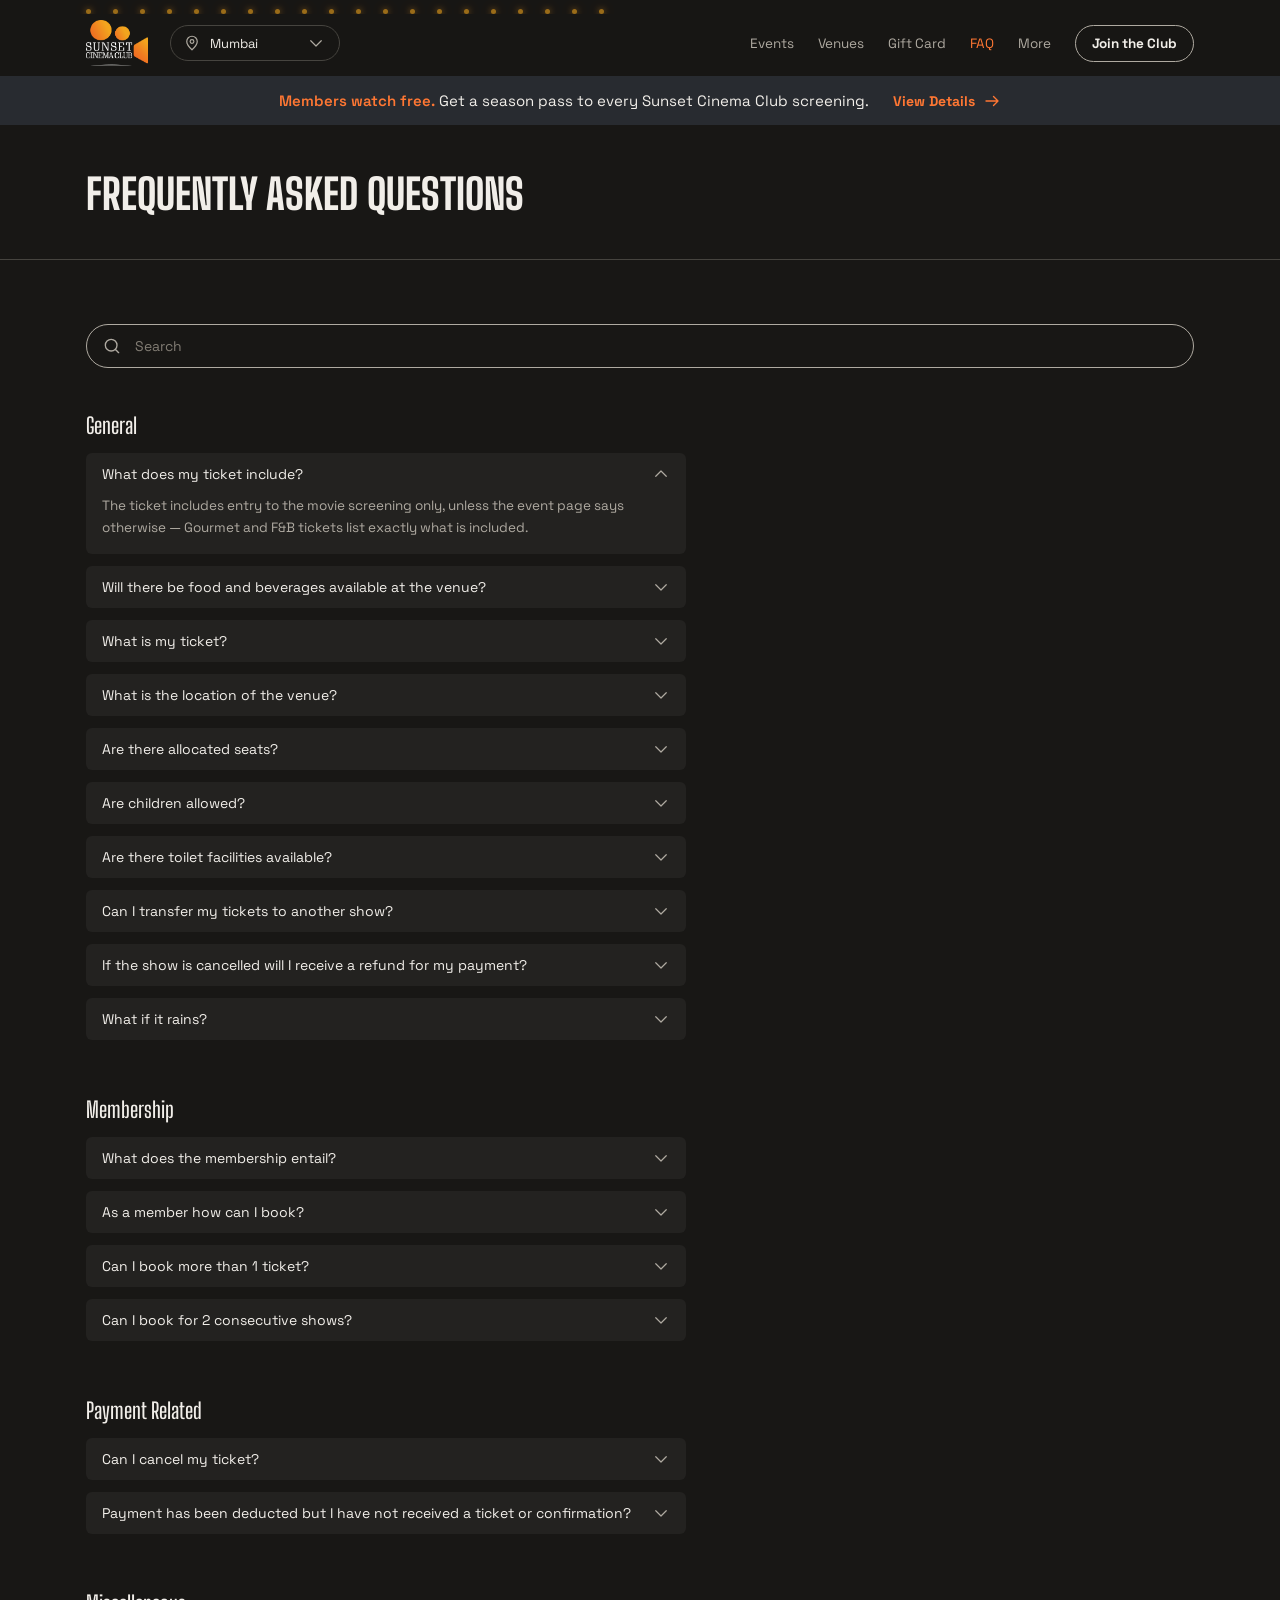
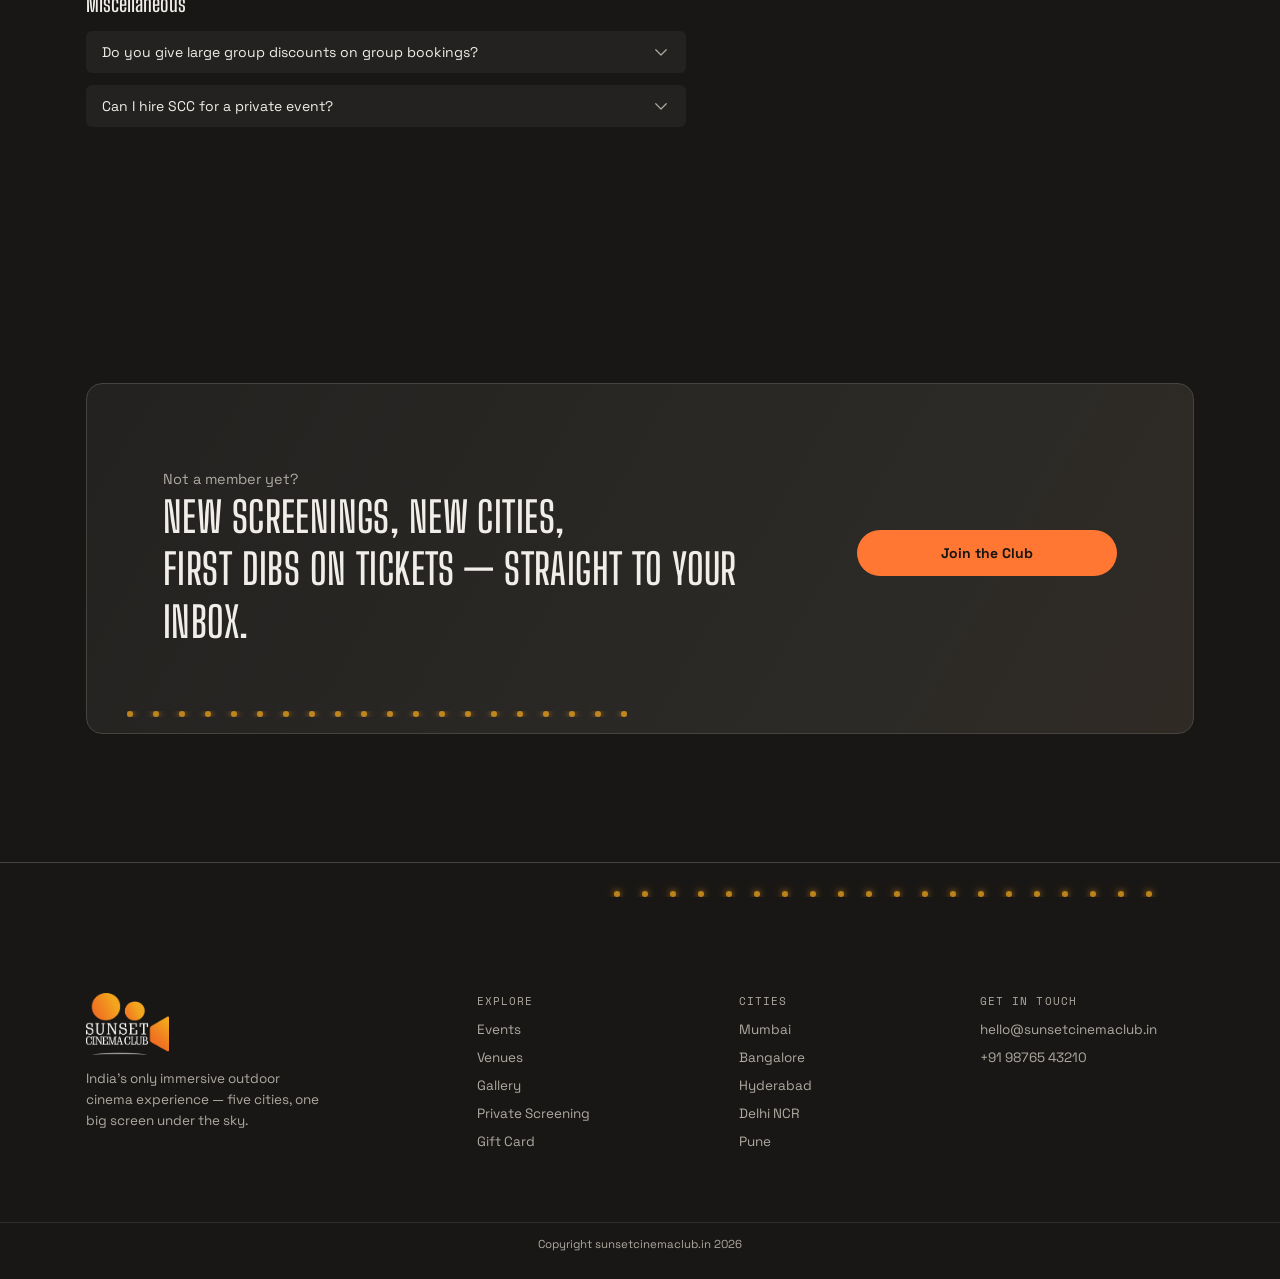
<file: faq.html>
<!doctype html>
<html lang="en">
<head>
  <meta charset="utf-8">
  <meta name="viewport" content="width=device-width, initial-scale=1">
  <title>FAQs — Sunset Cinema Club</title>
  <meta name="description" content="Answers to common questions about tickets, venues, membership and payments.">
  <meta name="theme-color" content="#181715">
  <link rel="icon" type="image/png" href="assets/images/scc-mark.png">

  <link rel="preconnect" href="https://fonts.googleapis.com">
  <link rel="preconnect" href="https://fonts.gstatic.com" crossorigin>
  <link href="https://fonts.googleapis.com/css2?family=Big+Shoulders+Display:wght@500;600;700;800;900&amp;family=Space+Grotesk:wght@400;600;700&amp;family=Space+Mono:wght@400;700&amp;display=swap" rel="stylesheet">

  <link rel="stylesheet" href="css/styles.css">
</head>
<body>

  <a class="skip-link" href="#main">Skip to content</a>

  <header>
    <div class="wrap bulbs" aria-hidden="true"><span></span><span></span><span></span><span></span><span></span><span></span><span></span><span></span><span></span><span></span><span></span><span></span><span></span><span></span><span></span><span></span><span></span><span></span><span></span><span></span></div>

    <nav class="wrap" aria-label="Primary">
      <div class="nav-left">
        <a href="index.html" class="brand"><img class="brand-logo" src="assets/images/scc-logo.png" alt="Sunset Cinema Club" width="815" height="609"></a>
        <div class="city-select">
          <button type="button" class="city-select-btn" aria-expanded="false" aria-haspopup="true" aria-label="Choose city">
            <svg width="18" height="18" viewBox="0 0 24 24" fill="none" stroke="currentColor" stroke-width="1.6" stroke-linecap="round" stroke-linejoin="round" aria-hidden="true"><path d="M12 21s-7-6.2-7-11a7 7 0 0 1 14 0c0 4.8-7 11-7 11Z"/><circle cx="12" cy="10" r="2.5"/></svg> <b>Mumbai</b> <span class="caret"><svg width="18" height="18" viewBox="0 0 24 24" fill="none" stroke="currentColor" stroke-width="1.6" stroke-linecap="round" stroke-linejoin="round" aria-hidden="true"><path d="M5 9l7 7 7-7"/></svg></span>
          </button>
          <ul class="city-menu">
            <li><button type="button" aria-current="true">Mumbai</button></li>
            <li><button type="button">Bangalore</button></li>
            <li><button type="button">Hyderabad</button></li>
            <li><button type="button">Delhi NCR</button></li>
            <li><button type="button">Pune</button></li>
          </ul>
        </div>
      </div>

      <button class="nav-toggle" aria-label="Open menu" aria-expanded="false" aria-controls="primary-nav">
        <span></span><span></span><span></span>
      </button>

      <div class="nav-panel" id="primary-nav">
        <ul class="navlinks">
          <li><a href="events.html">Events</a></li>
          <li><a href="venues.html">Venues</a></li>
          <li><a href="gift-card.html">Gift Card</a></li>
          <li><a href="faq.html" aria-current="page">FAQ</a></li>
          <li class="has-submenu">
            <button type="button" class="submenu-toggle" aria-expanded="false" aria-haspopup="true">More</button>
            <ul class="submenu">
              <li><a href="gallery.html">Gallery</a></li>
              <li><a href="index.html#private">Private Screening</a></li>
              <li><a href="#about">About Us</a></li>
            </ul>
          </li>
        </ul>
        <div class="navright">
          <a href="join-the-club.html" class="btn btn-outline">Join the Club</a>
        </div>
      </div>
    </nav>
  </header>

  <div class="promo-strip">
    <div class="wrap">
      <span><b>Members watch free.</b> Get a season pass to every Sunset Cinema Club screening.</span>
      <a href="join-the-club.html">View Details <svg width="18" height="18" viewBox="0 0 24 24" fill="none" stroke="currentColor" stroke-width="1.8" stroke-linecap="round" stroke-linejoin="round" aria-hidden="true"><path d="M4 12h16M14 6l6 6-6 6"/></svg></a>
    </div>
  </div>

  <main id="main">
    <section class="title-bar">
      <div class="wrap"><h1>Frequently Asked Questions</h1></div>
    </section>

    <section id="faqs">
      <div class="wrap" id="faqList">
        <div class="faq-search">
          <svg width="20" height="20" viewBox="0 0 24 24" fill="none" stroke="currentColor" stroke-width="1.6" stroke-linecap="round" stroke-linejoin="round" aria-hidden="true"><circle cx="11" cy="11" r="7"/><path d="M20 20l-3.5-3.5"/></svg>
          <input type="search" id="faqSearch" placeholder="Search" aria-label="Search FAQs" autocomplete="off">
        </div>
        <div class="faq-group">
          <h2>General</h2>
          <div class="faq-list">
            <details class="faq-item" open>
              <summary>What does my ticket include? <svg width="18" height="18" viewBox="0 0 24 24" fill="none" stroke="currentColor" stroke-width="1.6" stroke-linecap="round" stroke-linejoin="round" aria-hidden="true"><path d="M5 9l7 7 7-7"/></svg></summary>
              <div class="faq-a"><p>The ticket includes entry to the movie screening only, unless the event page says otherwise — Gourmet and F&amp;B tickets list exactly what is included.</p></div>
            </details>
            <details class="faq-item">
              <summary>Will there be food and beverages available at the venue? <svg width="18" height="18" viewBox="0 0 24 24" fill="none" stroke="currentColor" stroke-width="1.6" stroke-linecap="round" stroke-linejoin="round" aria-hidden="true"><path d="M5 9l7 7 7-7"/></svg></summary>
              <div class="faq-a"><p>Yes. Every screening has food and drinks available for purchase at the venue. Outside food is not allowed.</p></div>
            </details>
            <details class="faq-item">
              <summary>What is my ticket? <svg width="18" height="18" viewBox="0 0 24 24" fill="none" stroke="currentColor" stroke-width="1.6" stroke-linecap="round" stroke-linejoin="round" aria-hidden="true"><path d="M5 9l7 7 7-7"/></svg></summary>
              <div class="faq-a"><p>Your ticket is the e-ticket we email and WhatsApp you after booking. Show the QR code at the entrance.</p></div>
            </details>
            <details class="faq-item">
              <summary>What is the location of the venue? <svg width="18" height="18" viewBox="0 0 24 24" fill="none" stroke="currentColor" stroke-width="1.6" stroke-linecap="round" stroke-linejoin="round" aria-hidden="true"><path d="M5 9l7 7 7-7"/></svg></summary>
              <div class="faq-a"><p>The full venue name and address are on each event page, and in your booking confirmation.</p></div>
            </details>
            <details class="faq-item">
              <summary>Are there allocated seats? <svg width="18" height="18" viewBox="0 0 24 24" fill="none" stroke="currentColor" stroke-width="1.6" stroke-linecap="round" stroke-linejoin="round" aria-hidden="true"><path d="M5 9l7 7 7-7"/></svg></summary>
              <div class="faq-a"><p>Seating is pre-arranged. If you've booked a ticket, you are assured a seat.</p></div>
            </details>
            <details class="faq-item">
              <summary>Are children allowed? <svg width="18" height="18" viewBox="0 0 24 24" fill="none" stroke="currentColor" stroke-width="1.6" stroke-linecap="round" stroke-linejoin="round" aria-hidden="true"><path d="M5 9l7 7 7-7"/></svg></summary>
              <div class="faq-a"><p>We follow the film's certificate. U and UA screenings are open to everyone (under-12s with an adult); A-rated films are 18+.</p></div>
            </details>
            <details class="faq-item">
              <summary>Are there toilet facilities available? <svg width="18" height="18" viewBox="0 0 24 24" fill="none" stroke="currentColor" stroke-width="1.6" stroke-linecap="round" stroke-linejoin="round" aria-hidden="true"><path d="M5 9l7 7 7-7"/></svg></summary>
              <div class="faq-a"><p>Yes, all our venues have restrooms available for guests.</p></div>
            </details>
            <details class="faq-item">
              <summary>Can I transfer my tickets to another show? <svg width="18" height="18" viewBox="0 0 24 24" fill="none" stroke="currentColor" stroke-width="1.6" stroke-linecap="round" stroke-linejoin="round" aria-hidden="true"><path d="M5 9l7 7 7-7"/></svg></summary>
              <div class="faq-a"><p>You can move your booking to another screening in the same city up to 48 hours before showtime. Write to us with your booking ID.</p></div>
            </details>
            <details class="faq-item">
              <summary>If the show is cancelled will I receive a refund for my payment? <svg width="18" height="18" viewBox="0 0 24 24" fill="none" stroke="currentColor" stroke-width="1.6" stroke-linecap="round" stroke-linejoin="round" aria-hidden="true"><path d="M5 9l7 7 7-7"/></svg></summary>
              <div class="faq-a"><p>Yes. If we cancel a screening you can move to another date or take a full refund.</p></div>
            </details>
            <details class="faq-item">
              <summary>What if it rains? <svg width="18" height="18" viewBox="0 0 24 24" fill="none" stroke="currentColor" stroke-width="1.6" stroke-linecap="round" stroke-linejoin="round" aria-hidden="true"><path d="M5 9l7 7 7-7"/></svg></summary>
              <div class="faq-a"><p>If a screening is called off because of weather, we'll let you know by 4 PM on the day and you can move to another date or take a full refund.</p></div>
            </details>
          </div>
        </div>
        <div class="faq-group">
          <h2>Membership</h2>
          <div class="faq-list">
            <details class="faq-item">
              <summary>What does the membership entail? <svg width="18" height="18" viewBox="0 0 24 24" fill="none" stroke="currentColor" stroke-width="1.6" stroke-linecap="round" stroke-linejoin="round" aria-hidden="true"><path d="M5 9l7 7 7-7"/></svg></summary>
              <div class="faq-a"><p>For &#8377;2,500 a year you get unlimited access to SCC open-air and Fan Arena screenings, a free +1 at each one, and invites to members-only screenings. <a href="join-the-club.html">Join the club</a>.</p></div>
            </details>
            <details class="faq-item">
              <summary>As a member how can I book? <svg width="18" height="18" viewBox="0 0 24 24" fill="none" stroke="currentColor" stroke-width="1.6" stroke-linecap="round" stroke-linejoin="round" aria-hidden="true"><path d="M5 9l7 7 7-7"/></svg></summary>
              <div class="faq-a"><p>Pick a screening on the website and reserve your spot for free with your member ID. At the venue, show any valid government ID.</p></div>
            </details>
            <details class="faq-item">
              <summary>Can I book more than 1 ticket? <svg width="18" height="18" viewBox="0 0 24 24" fill="none" stroke="currentColor" stroke-width="1.6" stroke-linecap="round" stroke-linejoin="round" aria-hidden="true"><path d="M5 9l7 7 7-7"/></svg></summary>
              <div class="faq-a"><p>Members can book for themselves plus one guest per Open Air and Fan Arena screening.</p></div>
            </details>
            <details class="faq-item">
              <summary>Can I book for 2 consecutive shows? <svg width="18" height="18" viewBox="0 0 24 24" fill="none" stroke="currentColor" stroke-width="1.6" stroke-linecap="round" stroke-linejoin="round" aria-hidden="true"><path d="M5 9l7 7 7-7"/></svg></summary>
              <div class="faq-a"><p>Yes, as long as seats are available at both screenings.</p></div>
            </details>
          </div>
        </div>
        <div class="faq-group">
          <h2>Payment Related</h2>
          <div class="faq-list">
            <details class="faq-item">
              <summary>Can I cancel my ticket? <svg width="18" height="18" viewBox="0 0 24 24" fill="none" stroke="currentColor" stroke-width="1.6" stroke-linecap="round" stroke-linejoin="round" aria-hidden="true"><path d="M5 9l7 7 7-7"/></svg></summary>
              <div class="faq-a"><p>Tickets are non-refundable, but you can transfer them to a friend or move them to another screening up to 48 hours before showtime.</p></div>
            </details>
            <details class="faq-item">
              <summary>Payment has been deducted but I have not received a ticket or confirmation? <svg width="18" height="18" viewBox="0 0 24 24" fill="none" stroke="currentColor" stroke-width="1.6" stroke-linecap="round" stroke-linejoin="round" aria-hidden="true"><path d="M5 9l7 7 7-7"/></svg></summary>
              <div class="faq-a"><p>Write to <a href="mailto:hello@sunsetcinemaclub.in">hello@sunsetcinemaclub.in</a> with your payment reference — failed bookings are usually refunded automatically within 5–7 working days.</p></div>
            </details>
          </div>
        </div>
        <div class="faq-group">
          <h2>Miscellaneous</h2>
          <div class="faq-list">
            <details class="faq-item">
              <summary>Do you give large group discounts on group bookings? <svg width="18" height="18" viewBox="0 0 24 24" fill="none" stroke="currentColor" stroke-width="1.6" stroke-linecap="round" stroke-linejoin="round" aria-hidden="true"><path d="M5 9l7 7 7-7"/></svg></summary>
              <div class="faq-a"><p>Yes — for groups of 10 or more, write to us and we will share a group rate.</p></div>
            </details>
            <details class="faq-item">
              <summary>Can I hire SCC for a private event? <svg width="18" height="18" viewBox="0 0 24 24" fill="none" stroke="currentColor" stroke-width="1.6" stroke-linecap="round" stroke-linejoin="round" aria-hidden="true"><path d="M5 9l7 7 7-7"/></svg></summary>
              <div class="faq-a"><p>Absolutely — birthdays, proposals, offsites, product launches. <a href="index.html#private">Request a private screening</a>.</p></div>
            </details>
          </div>
        </div>

        <div class="empty-state faq-group" id="faqEmpty" hidden>
          <h3>No matching questions</h3>
          Try a different word, or drop us a line — we reply within a day.
        </div>
      </div>
    </section>

    <section class="member-cta">
      <div class="wrap">
        <div class="banner banner--member">
          <div class="banner-left">
            <p class="banner-eyebrow">Not a member yet?</p>
            <h2 class="display">New screenings, new cities,<br>first dibs on tickets — straight to your inbox.</h2>
          </div>
          <a href="join-the-club.html" class="btn btn-primary btn-wide">Join the Club</a>
          <div class="bulbs" aria-hidden="true"><span></span><span></span><span></span><span></span><span></span><span></span><span></span><span></span><span></span><span></span><span></span><span></span><span></span><span></span><span></span><span></span><span></span><span></span><span></span><span></span></div>
        </div>
      </div>
    </section>
  </main>

  <footer>
    <div class="foot-rule"></div>
    <div class="bulbs foot-bulbs" aria-hidden="true"><span></span><span></span><span></span><span></span><span></span><span></span><span></span><span></span><span></span><span></span><span></span><span></span><span></span><span></span><span></span><span></span><span></span><span></span><span></span><span></span></div>
    <div class="wrap">
      <div class="foot-grid">
        <div>
          <div class="foot-brand"><img class="brand-logo" src="assets/images/scc-logo.png" alt="Sunset Cinema Club" width="815" height="609"></div>
          <p class="foot-tag">India's only immersive outdoor cinema experience — five cities, one big screen under the sky.</p>
        </div>
        <div class="foot-col">
          <h4>Explore</h4>
          <ul>
            <li><a href="events.html">Events</a></li>
            <li><a href="venues.html">Venues</a></li>
            <li><a href="gallery.html">Gallery</a></li>
            <li><a href="index.html#private">Private Screening</a></li>
            <li><a href="gift-card.html">Gift Card</a></li>
          </ul>
        </div>
        <div class="foot-col">
          <h4>Cities</h4>
          <ul>
            <li><a href="#">Mumbai</a></li>
            <li><a href="#">Bangalore</a></li>
            <li><a href="#">Hyderabad</a></li>
            <li><a href="#">Delhi NCR</a></li>
            <li><a href="#">Pune</a></li>
          </ul>
        </div>
        <div class="foot-col">
          <h4>Get In Touch</h4>
          <ul>
            <li><a href="mailto:hello@sunsetcinemaclub.in">hello@sunsetcinemaclub.in</a></li>
            <li><a href="tel:+919876543210">+91 98765 43210</a></li>
          </ul>
        </div>
      </div>
    </div>
    <div class="foot-bottom">Copyright sunsetcinemaclub.in 2026</div>
  </footer>

  <script src="js/main.js"></script>
</body>
</html>
</file>
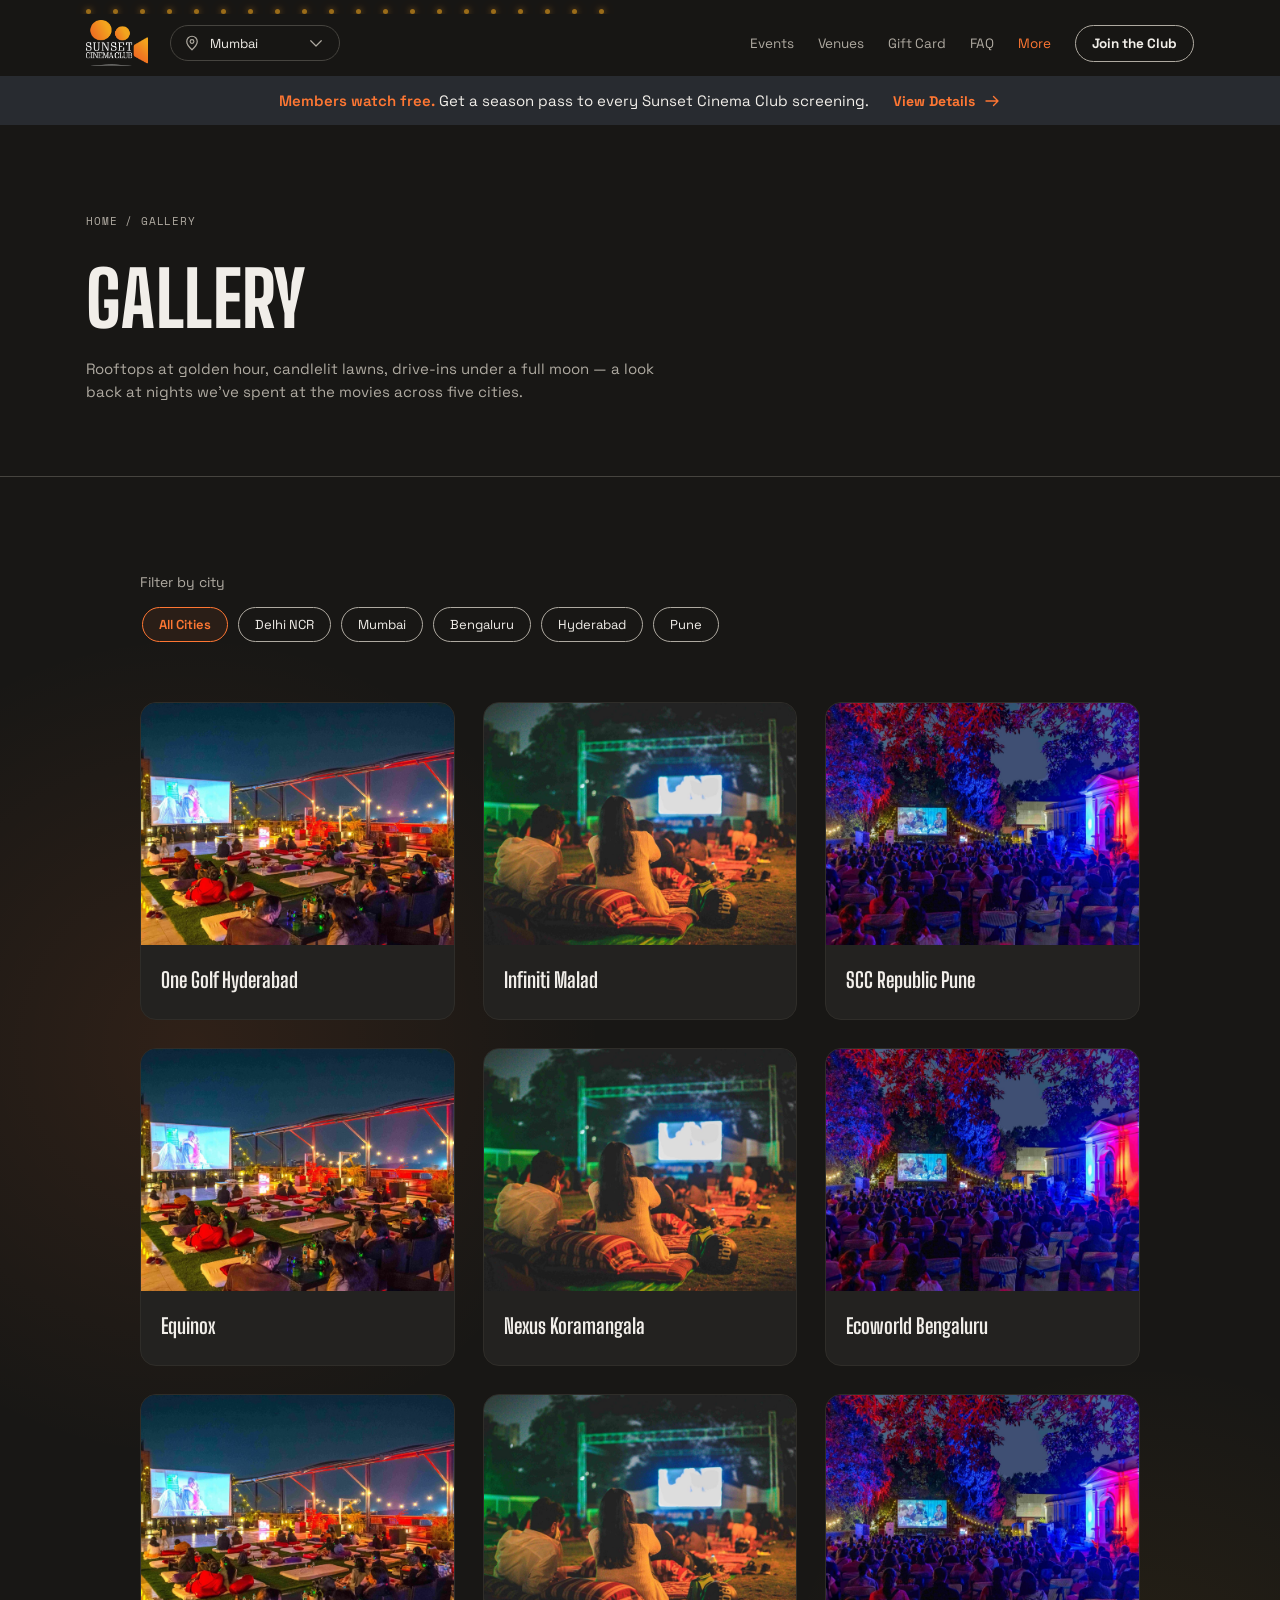
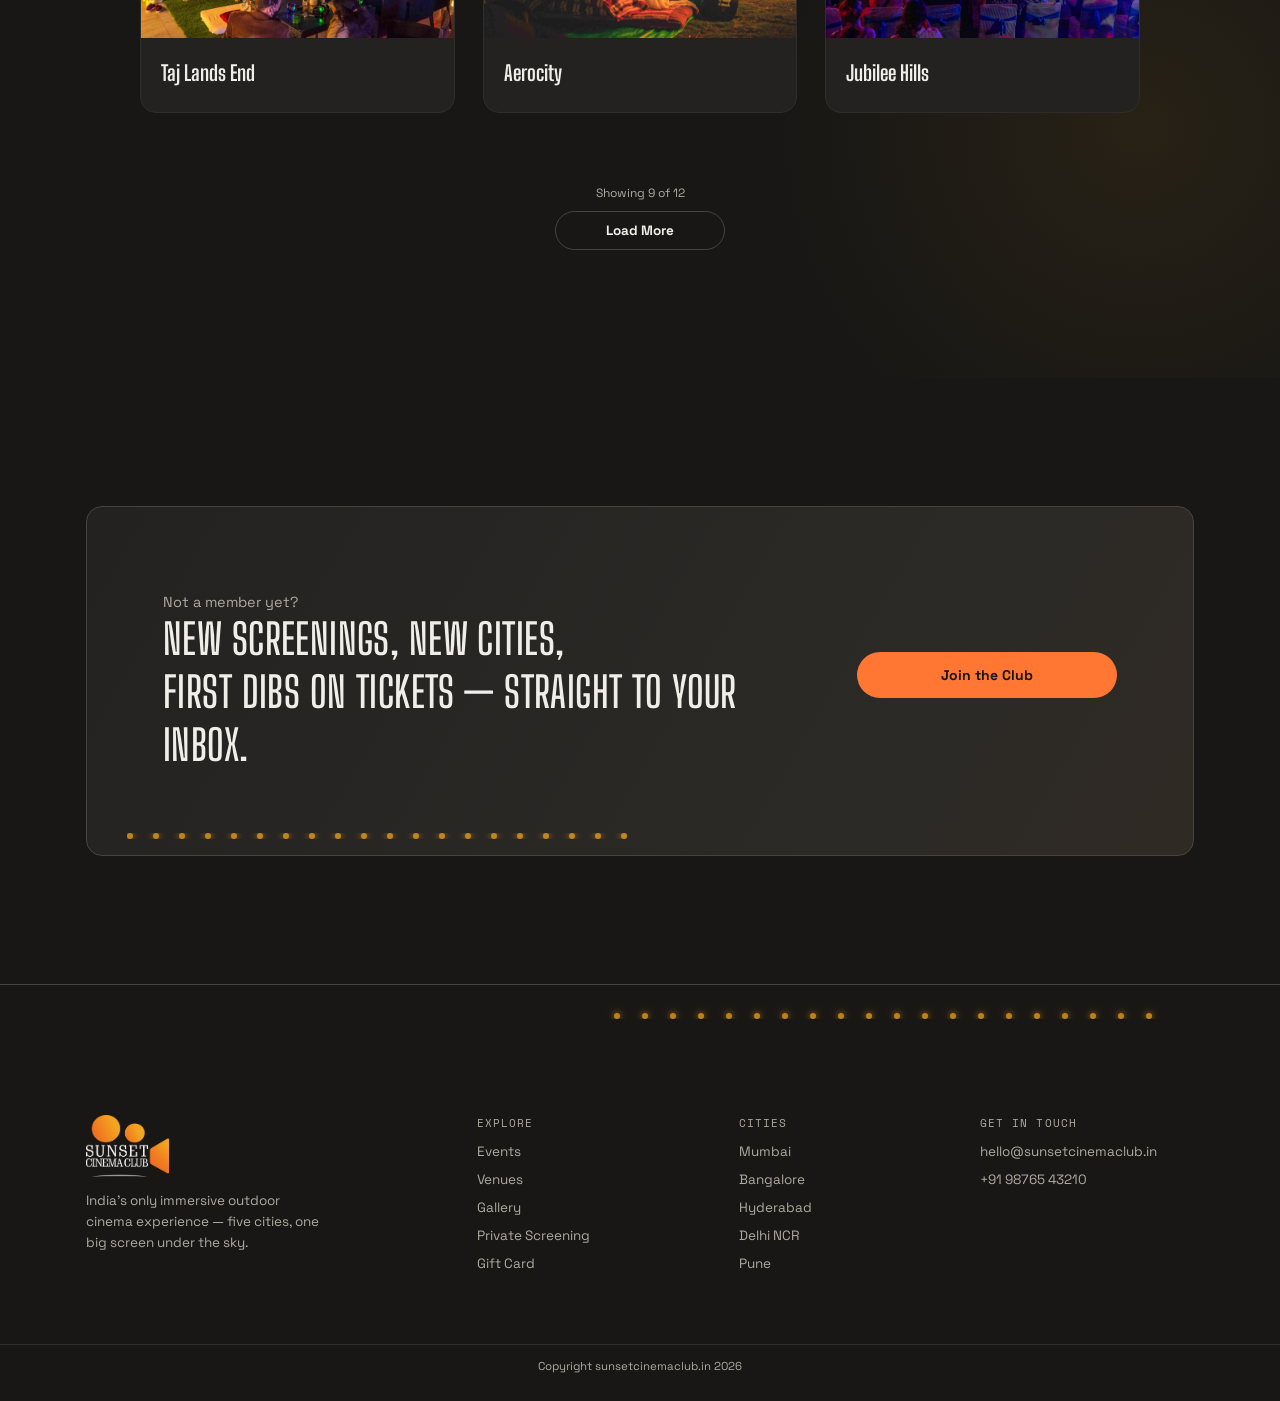
<file: gallery.html>
<!doctype html>
<html lang="en">
<head>
  <meta charset="utf-8">
  <meta name="viewport" content="width=device-width, initial-scale=1">
  <title>Gallery — Sunset Cinema Club</title>
  <meta name="description" content="Photos from Sunset Cinema Club screenings across five cities.">
  <meta name="theme-color" content="#181715">
  <link rel="icon" type="image/png" href="assets/images/scc-mark.png">

  <link rel="preconnect" href="https://fonts.googleapis.com">
  <link rel="preconnect" href="https://fonts.gstatic.com" crossorigin>
  <link href="https://fonts.googleapis.com/css2?family=Big+Shoulders+Display:wght@500;600;700;800;900&amp;family=Space+Grotesk:wght@400;600;700&amp;family=Space+Mono:wght@400;700&amp;display=swap" rel="stylesheet">

  <link rel="stylesheet" href="css/styles.css">
</head>
<body>

  <a class="skip-link" href="#main">Skip to content</a>

  <header>
    <div class="wrap bulbs" aria-hidden="true"><span></span><span></span><span></span><span></span><span></span><span></span><span></span><span></span><span></span><span></span><span></span><span></span><span></span><span></span><span></span><span></span><span></span><span></span><span></span><span></span></div>

    <nav class="wrap" aria-label="Primary">
      <div class="nav-left">
        <a href="index.html" class="brand"><img class="brand-logo" src="assets/images/scc-logo.png" alt="Sunset Cinema Club" width="815" height="609"></a>
        <div class="city-select">
          <button type="button" class="city-select-btn" aria-expanded="false" aria-haspopup="true" aria-label="Choose city">
            <svg width="18" height="18" viewBox="0 0 24 24" fill="none" stroke="currentColor" stroke-width="1.6" stroke-linecap="round" stroke-linejoin="round" aria-hidden="true"><path d="M12 21s-7-6.2-7-11a7 7 0 0 1 14 0c0 4.8-7 11-7 11Z"/><circle cx="12" cy="10" r="2.5"/></svg> <b>Mumbai</b> <span class="caret"><svg width="18" height="18" viewBox="0 0 24 24" fill="none" stroke="currentColor" stroke-width="1.6" stroke-linecap="round" stroke-linejoin="round" aria-hidden="true"><path d="M5 9l7 7 7-7"/></svg></span>
          </button>
          <ul class="city-menu">
            <li><button type="button" aria-current="true">Mumbai</button></li>
            <li><button type="button">Bangalore</button></li>
            <li><button type="button">Hyderabad</button></li>
            <li><button type="button">Delhi NCR</button></li>
            <li><button type="button">Pune</button></li>
          </ul>
        </div>
      </div>

      <button class="nav-toggle" aria-label="Open menu" aria-expanded="false" aria-controls="primary-nav">
        <span></span><span></span><span></span>
      </button>

      <div class="nav-panel" id="primary-nav">
        <ul class="navlinks">
          <li><a href="events.html">Events</a></li>
          <li><a href="venues.html">Venues</a></li>
          <li><a href="gift-card.html">Gift Card</a></li>
          <li><a href="faq.html">FAQ</a></li>
          <li class="has-submenu">
            <button type="button" class="submenu-toggle" aria-expanded="false" aria-haspopup="true">More</button>
            <ul class="submenu">
              <li><a href="gallery.html" aria-current="page">Gallery</a></li>
              <li><a href="index.html#private">Private Screening</a></li>
              <li><a href="#about">About Us</a></li>
            </ul>
          </li>
        </ul>
        <div class="navright">
          <a href="join-the-club.html" class="btn btn-outline">Join the Club</a>
        </div>
      </div>
    </nav>
  </header>

  <div class="promo-strip">
    <div class="wrap">
      <span><b>Members watch free.</b> Get a season pass to every Sunset Cinema Club screening.</span>
      <a href="join-the-club.html">View Details <svg width="18" height="18" viewBox="0 0 24 24" fill="none" stroke="currentColor" stroke-width="1.8" stroke-linecap="round" stroke-linejoin="round" aria-hidden="true"><path d="M4 12h16M14 6l6 6-6 6"/></svg></a>
    </div>
  </div>

  <main id="main">

    <section class="page-hero">
      <div class="wrap">
        <nav class="breadcrumb" aria-label="Breadcrumb"><a href="index.html">Home</a> / <span>Gallery</span></nav>
        <h1>Gallery</h1>
        <p>Rooftops at golden hour, candlelit lawns, drive-ins under a full moon — a look back at nights we've spent at the movies across five cities.</p>
      </div>
    </section>

    <section id="gallery" class="glow-host">
      <div class="wrap">
        <div class="listing">
          <p class="filter-label" id="cityFilterLabel">Filter by city</p>
          <div class="pill-row" role="group" aria-labelledby="cityFilterLabel" data-filter-group>
            <button type="button" class="filter-pill active" data-filter="all">All Cities</button>
            <button type="button" class="filter-pill" data-filter="delhi-ncr">Delhi NCR</button>
            <button type="button" class="filter-pill" data-filter="mumbai">Mumbai</button>
            <button type="button" class="filter-pill" data-filter="bengaluru">Bengaluru</button>
            <button type="button" class="filter-pill" data-filter="hyderabad">Hyderabad</button>
            <button type="button" class="filter-pill" data-filter="pune">Pune</button>
          </div>

          <ul class="gallery-grid" id="galleryGrid" data-listing data-page="9">
          <li class="gallery-item" data-type="hyderabad">
            <button type="button" class="gallery-card" data-album="0" aria-label="Open photos from One Golf Hyderabad">
              <span class="gallery-card-image"><img src="assets/images/photos/screening-1.jpg" alt="" loading="lazy"></span>
              <span class="gallery-card-body"><b>One Golf Hyderabad</b></span>
            </button>
          </li>
          <li class="gallery-item" data-type="mumbai">
            <button type="button" class="gallery-card" data-album="1" aria-label="Open photos from Infiniti Malad">
              <span class="gallery-card-image"><img src="assets/images/photos/screening-2.jpg" alt="" loading="lazy"></span>
              <span class="gallery-card-body"><b>Infiniti Malad</b></span>
            </button>
          </li>
          <li class="gallery-item" data-type="pune">
            <button type="button" class="gallery-card" data-album="2" aria-label="Open photos from SCC Republic Pune">
              <span class="gallery-card-image"><img src="assets/images/photos/screening-3.jpg" alt="" loading="lazy"></span>
              <span class="gallery-card-body"><b>SCC Republic Pune</b></span>
            </button>
          </li>
          <li class="gallery-item" data-type="mumbai">
            <button type="button" class="gallery-card" data-album="3" aria-label="Open photos from Equinox">
              <span class="gallery-card-image"><img src="assets/images/photos/screening-1.jpg" alt="" loading="lazy"></span>
              <span class="gallery-card-body"><b>Equinox</b></span>
            </button>
          </li>
          <li class="gallery-item" data-type="bengaluru">
            <button type="button" class="gallery-card" data-album="4" aria-label="Open photos from Nexus Koramangala">
              <span class="gallery-card-image"><img src="assets/images/photos/screening-2.jpg" alt="" loading="lazy"></span>
              <span class="gallery-card-body"><b>Nexus Koramangala</b></span>
            </button>
          </li>
          <li class="gallery-item" data-type="bengaluru">
            <button type="button" class="gallery-card" data-album="5" aria-label="Open photos from Ecoworld Bengaluru">
              <span class="gallery-card-image"><img src="assets/images/photos/screening-3.jpg" alt="" loading="lazy"></span>
              <span class="gallery-card-body"><b>Ecoworld Bengaluru</b></span>
            </button>
          </li>
          <li class="gallery-item" data-type="mumbai">
            <button type="button" class="gallery-card" data-album="6" aria-label="Open photos from Taj Lands End">
              <span class="gallery-card-image"><img src="assets/images/photos/screening-1.jpg" alt="" loading="lazy"></span>
              <span class="gallery-card-body"><b>Taj Lands End</b></span>
            </button>
          </li>
          <li class="gallery-item" data-type="delhi-ncr">
            <button type="button" class="gallery-card" data-album="7" aria-label="Open photos from Aerocity">
              <span class="gallery-card-image"><img src="assets/images/photos/screening-2.jpg" alt="" loading="lazy"></span>
              <span class="gallery-card-body"><b>Aerocity</b></span>
            </button>
          </li>
          <li class="gallery-item" data-type="hyderabad">
            <button type="button" class="gallery-card" data-album="8" aria-label="Open photos from Jubilee Hills">
              <span class="gallery-card-image"><img src="assets/images/photos/screening-3.jpg" alt="" loading="lazy"></span>
              <span class="gallery-card-body"><b>Jubilee Hills</b></span>
            </button>
          </li>
          <li class="gallery-item" data-type="delhi-ncr" hidden>
            <button type="button" class="gallery-card" data-album="9" aria-label="Open photos from Mehrauli Lawns">
              <span class="gallery-card-image"><img src="assets/images/photos/screening-1.jpg" alt="" loading="lazy"></span>
              <span class="gallery-card-body"><b>Mehrauli Lawns</b></span>
            </button>
          </li>
          <li class="gallery-item" data-type="pune" hidden>
            <button type="button" class="gallery-card" data-album="10" aria-label="Open photos from Koregaon Park">
              <span class="gallery-card-image"><img src="assets/images/photos/screening-2.jpg" alt="" loading="lazy"></span>
              <span class="gallery-card-body"><b>Koregaon Park</b></span>
            </button>
          </li>
          <li class="gallery-item" data-type="mumbai" hidden>
            <button type="button" class="gallery-card" data-album="11" aria-label="Open photos from The Nines">
              <span class="gallery-card-image"><img src="assets/images/photos/screening-3.jpg" alt="" loading="lazy"></span>
              <span class="gallery-card-body"><b>The Nines</b></span>
            </button>
          </li>
          </ul>

          <div class="empty-state" data-empty hidden>
            <h3>No photos from this city yet</h3>
            We're screening here soon — check back after the next event.
          </div>

          <div class="load-more-wrap" data-more>
            <span class="count">Showing <span data-shown>9</span> of <span data-total>12</span></span>
            <button type="button" class="btn btn-outline">Load More</button>
          </div>
        </div>
      </div>
    </section>

    <dialog class="lightbox" id="lightbox" aria-label="Photo viewer">
      <div class="lightbox-stage">
        <button type="button" class="modal-close lightbox-close" aria-label="Close"><svg width="30" height="30" viewBox="0 0 24 24" fill="none" stroke="currentColor" stroke-width="1.6" stroke-linecap="round" stroke-linejoin="round" aria-hidden="true"><path d="M5 5l14 14M19 5L5 19"/></svg></button>
        <button type="button" class="lightbox-nav lightbox-prev" aria-label="Previous photo"><svg width="30" height="30" viewBox="0 0 24 24" fill="none" stroke="currentColor" stroke-width="1.6" stroke-linecap="round" stroke-linejoin="round" aria-hidden="true"><path d="M15 5l-7 7 7 7"/></svg></button>
        <img class="lightbox-image" id="lightboxImage" src="assets/images/photos/screening-1.jpg" alt="">
        <button type="button" class="lightbox-nav lightbox-next" aria-label="Next photo"><svg width="30" height="30" viewBox="0 0 24 24" fill="none" stroke="currentColor" stroke-width="1.6" stroke-linecap="round" stroke-linejoin="round" aria-hidden="true"><path d="M9 5l7 7-7 7"/></svg></button>
        <p class="lightbox-caption" id="lightboxCaption"></p>
      </div>
      <ul class="lightbox-thumbs" id="lightboxThumbs"></ul>
    </dialog>

    <section class="member-cta">
      <div class="wrap">
        <div class="banner banner--member">
          <div class="banner-left">
            <p class="banner-eyebrow">Not a member yet?</p>
            <h2 class="display">New screenings, new cities,<br>first dibs on tickets — straight to your inbox.</h2>
          </div>
          <a href="join-the-club.html" class="btn btn-primary btn-wide">Join the Club</a>
          <div class="bulbs" aria-hidden="true"><span></span><span></span><span></span><span></span><span></span><span></span><span></span><span></span><span></span><span></span><span></span><span></span><span></span><span></span><span></span><span></span><span></span><span></span><span></span><span></span></div>
        </div>
      </div>
    </section>
  </main>

  <footer>
    <div class="foot-rule"></div>
    <div class="bulbs foot-bulbs" aria-hidden="true"><span></span><span></span><span></span><span></span><span></span><span></span><span></span><span></span><span></span><span></span><span></span><span></span><span></span><span></span><span></span><span></span><span></span><span></span><span></span><span></span></div>
    <div class="wrap">
      <div class="foot-grid">
        <div>
          <div class="foot-brand"><img class="brand-logo" src="assets/images/scc-logo.png" alt="Sunset Cinema Club" width="815" height="609"></div>
          <p class="foot-tag">India's only immersive outdoor cinema experience — five cities, one big screen under the sky.</p>
        </div>
        <div class="foot-col">
          <h4>Explore</h4>
          <ul>
            <li><a href="events.html">Events</a></li>
            <li><a href="venues.html">Venues</a></li>
            <li><a href="gallery.html">Gallery</a></li>
            <li><a href="index.html#private">Private Screening</a></li>
            <li><a href="gift-card.html">Gift Card</a></li>
          </ul>
        </div>
        <div class="foot-col">
          <h4>Cities</h4>
          <ul>
            <li><a href="#">Mumbai</a></li>
            <li><a href="#">Bangalore</a></li>
            <li><a href="#">Hyderabad</a></li>
            <li><a href="#">Delhi NCR</a></li>
            <li><a href="#">Pune</a></li>
          </ul>
        </div>
        <div class="foot-col">
          <h4>Get In Touch</h4>
          <ul>
            <li><a href="mailto:hello@sunsetcinemaclub.in">hello@sunsetcinemaclub.in</a></li>
            <li><a href="tel:+919876543210">+91 98765 43210</a></li>
          </ul>
        </div>
      </div>
    </div>
    <div class="foot-bottom">Copyright sunsetcinemaclub.in 2026</div>
  </footer>

  <script src="js/main.js"></script>
</body>
</html>
</file>
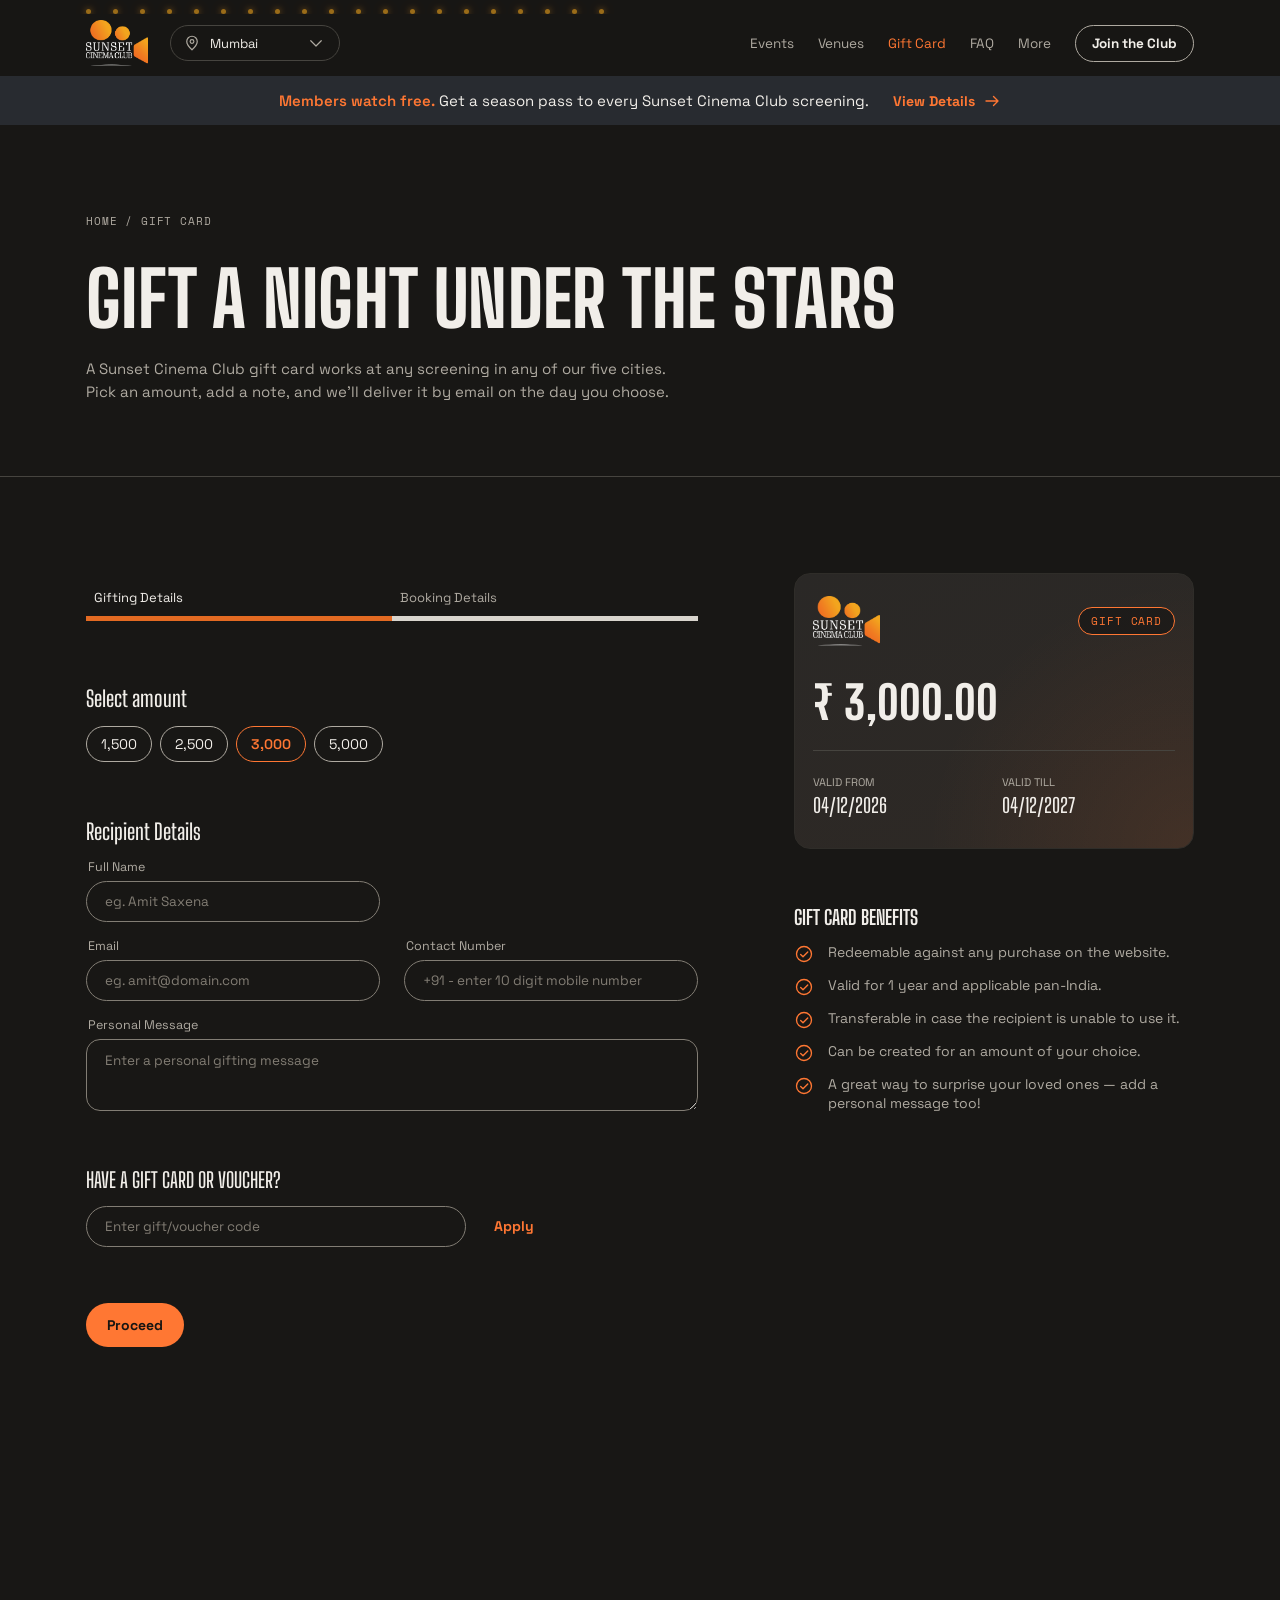
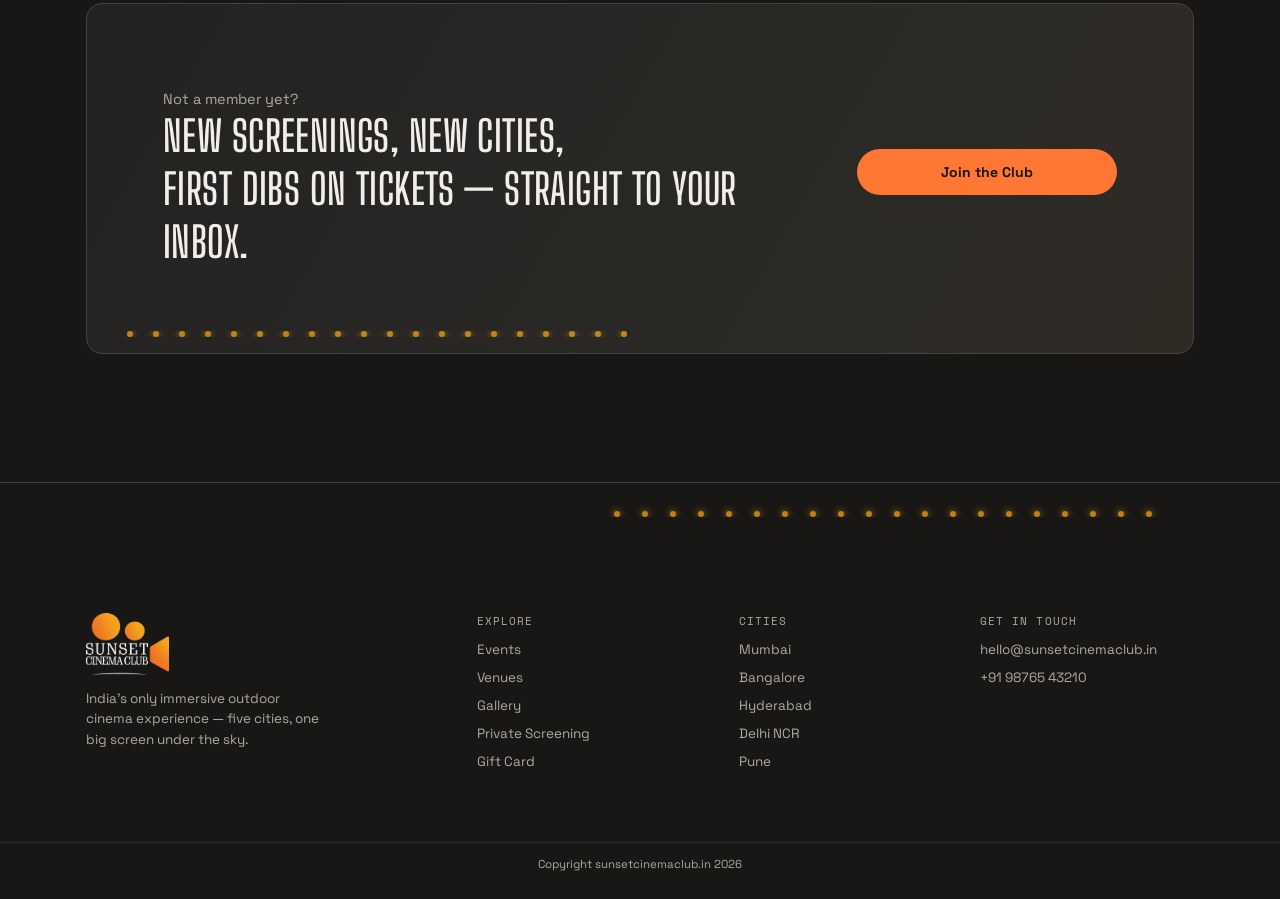
<file: gift-card.html>
<!doctype html>
<html lang="en">
<head>
  <meta charset="utf-8">
  <meta name="viewport" content="width=device-width, initial-scale=1">
  <title>Gift Cards — Sunset Cinema Club</title>
  <meta name="description" content="Gift a night under the stars — a Sunset Cinema Club gift card for any screening in five cities.">
  <meta name="theme-color" content="#181715">
  <link rel="icon" type="image/png" href="assets/images/scc-mark.png">

  <link rel="preconnect" href="https://fonts.googleapis.com">
  <link rel="preconnect" href="https://fonts.gstatic.com" crossorigin>
  <link href="https://fonts.googleapis.com/css2?family=Big+Shoulders+Display:wght@500;600;700;800;900&amp;family=Space+Grotesk:wght@400;600;700&amp;family=Space+Mono:wght@400;700&amp;display=swap" rel="stylesheet">

  <link rel="stylesheet" href="css/styles.css">
</head>
<body>

  <a class="skip-link" href="#main">Skip to content</a>

  <header>
    <div class="wrap bulbs" aria-hidden="true"><span></span><span></span><span></span><span></span><span></span><span></span><span></span><span></span><span></span><span></span><span></span><span></span><span></span><span></span><span></span><span></span><span></span><span></span><span></span><span></span></div>

    <nav class="wrap" aria-label="Primary">
      <div class="nav-left">
        <a href="index.html" class="brand"><img class="brand-logo" src="assets/images/scc-logo.png" alt="Sunset Cinema Club" width="815" height="609"></a>
        <div class="city-select">
          <button type="button" class="city-select-btn" aria-expanded="false" aria-haspopup="true" aria-label="Choose city">
            <svg width="18" height="18" viewBox="0 0 24 24" fill="none" stroke="currentColor" stroke-width="1.6" stroke-linecap="round" stroke-linejoin="round" aria-hidden="true"><path d="M12 21s-7-6.2-7-11a7 7 0 0 1 14 0c0 4.8-7 11-7 11Z"/><circle cx="12" cy="10" r="2.5"/></svg> <b>Mumbai</b> <span class="caret"><svg width="18" height="18" viewBox="0 0 24 24" fill="none" stroke="currentColor" stroke-width="1.6" stroke-linecap="round" stroke-linejoin="round" aria-hidden="true"><path d="M5 9l7 7 7-7"/></svg></span>
          </button>
          <ul class="city-menu">
            <li><button type="button" aria-current="true">Mumbai</button></li>
            <li><button type="button">Bangalore</button></li>
            <li><button type="button">Hyderabad</button></li>
            <li><button type="button">Delhi NCR</button></li>
            <li><button type="button">Pune</button></li>
          </ul>
        </div>
      </div>

      <button class="nav-toggle" aria-label="Open menu" aria-expanded="false" aria-controls="primary-nav">
        <span></span><span></span><span></span>
      </button>

      <div class="nav-panel" id="primary-nav">
        <ul class="navlinks">
          <li><a href="events.html">Events</a></li>
          <li><a href="venues.html">Venues</a></li>
          <li><a href="gift-card.html" aria-current="page">Gift Card</a></li>
          <li><a href="faq.html">FAQ</a></li>
          <li class="has-submenu">
            <button type="button" class="submenu-toggle" aria-expanded="false" aria-haspopup="true">More</button>
            <ul class="submenu">
              <li><a href="gallery.html">Gallery</a></li>
              <li><a href="index.html#private">Private Screening</a></li>
              <li><a href="#about">About Us</a></li>
            </ul>
          </li>
        </ul>
        <div class="navright">
          <a href="join-the-club.html" class="btn btn-outline">Join the Club</a>
        </div>
      </div>
    </nav>
  </header>

  <div class="promo-strip">
    <div class="wrap">
      <span><b>Members watch free.</b> Get a season pass to every Sunset Cinema Club screening.</span>
      <a href="join-the-club.html">View Details <svg width="18" height="18" viewBox="0 0 24 24" fill="none" stroke="currentColor" stroke-width="1.8" stroke-linecap="round" stroke-linejoin="round" aria-hidden="true"><path d="M4 12h16M14 6l6 6-6 6"/></svg></a>
    </div>
  </div>

  <main id="main">

    <section class="page-hero">
      <div class="wrap">
        <nav class="breadcrumb" aria-label="Breadcrumb"><a href="index.html">Home</a> / <span>Gift Card</span></nav>
        <h1>Gift a night under the stars</h1>
        <p>A Sunset Cinema Club gift card works at any screening in any of our five cities. Pick an amount, add a note, and we'll deliver it by email on the day you choose.</p>
      </div>
    </section>

    <section id="gift-card">
      <div class="wrap">
        <div class="checkout">
          <div class="checkout-main">
            <ol class="stepper" id="giftStepper">
              <li aria-current="step">Gifting Details</li>
              <li>Booking Details</li>
            </ol>

            <form id="giftStep1" novalidate>
              <div class="form-block">
                <h2 class="form-h">Select amount</h2>
                <div class="amount-grid" role="radiogroup" aria-label="Gift card amount">
                  <label class="amount-pill"><input type="radio" name="amount" value="1500"><span>1,500</span></label>
                  <label class="amount-pill"><input type="radio" name="amount" value="2500"><span>2,500</span></label>
                  <label class="amount-pill"><input type="radio" name="amount" value="3000" checked><span>3,000</span></label>
                  <label class="amount-pill"><input type="radio" name="amount" value="5000"><span>5,000</span></label>
                </div>
              </div>

              <div class="form-block">
                <h2 class="form-h">Recipient Details</h2>
                <div class="field-row">
                  <div class="field"><label for="gcName">Full Name</label><input class="input" type="text" id="gcName" required autocomplete="off" placeholder="eg. Amit Saxena"></div>
                  <div></div>
                  <div class="field"><label for="gcEmail">Email</label><input class="input" type="email" id="gcEmail" required autocomplete="off" placeholder="eg. amit@domain.com"></div>
                  <div class="field"><label for="gcPhone">Contact Number</label><input class="input" type="tel" id="gcPhone" inputmode="tel" pattern="[0-9+\s\-]{10,15}" autocomplete="off" placeholder="+91 - enter 10 digit mobile number"></div>
                </div>
                <div class="field" style="margin-top:16px">
                  <label for="gcMsg">Personal Message</label>
                  <textarea class="input" id="gcMsg" rows="2" maxlength="200" placeholder="Enter a personal gifting message"></textarea>
                </div>
              </div>

              <div class="form-block">
                <h2 class="form-h form-h--caps">Have a gift card or voucher?</h2>
                <div class="voucher-row">
                  <input class="input" type="text" id="gcVoucher" aria-label="Gift card or voucher code" placeholder="Enter gift/voucher code" autocomplete="off">
                  <button type="button" class="text-btn" id="gcApply">Apply</button>
                </div>
                <p class="voucher-msg" id="gcVoucherMsg" role="status"></p>
              </div>

              <p class="form-error" id="gcError1" role="alert" hidden></p>
              <div class="form-actions"><button class="btn btn-primary" type="submit">Proceed</button></div>
            </form>

            <form id="giftStep2" novalidate hidden>
              <div class="form-block">
                <h2 class="form-h">Your Details</h2>
                <div class="field-row">
                  <div class="field"><label for="gcFromFirst">First Name</label><input class="input" type="text" id="gcFromFirst" required autocomplete="given-name" placeholder="eg. Amit"></div>
                  <div class="field"><label for="gcFromLast">Last Name</label><input class="input" type="text" id="gcFromLast" required autocomplete="family-name" placeholder="eg. Saxena"></div>
                  <div class="field"><label for="gcFromEmail">Email</label><input class="input" type="email" id="gcFromEmail" required autocomplete="email" placeholder="eg. amit@domain.com"></div>
                  <div class="field"><label for="gcFromPhone">Contact Number</label><input class="input" type="tel" id="gcFromPhone" required autocomplete="tel" inputmode="tel" pattern="[0-9+\s\-]{10,15}" placeholder="+91 - enter 10 digit mobile number"></div>
                </div>
              </div>
              <div class="form-block">
                <h2 class="form-h">Order Summary</h2>
                <dl class="review-list">
                  <div><dt>Gift card for</dt><dd id="gcReviewTo">&mdash;</dd></div>
                  <div><dt>Gift card value</dt><dd id="gcReviewAmount">&mdash;</dd></div>
                  <div><dt>Discount</dt><dd id="gcReviewDiscount">&#8377;0</dd></div>
                  <div class="total"><dt>Order total</dt><dd id="gcReviewTotal">&mdash;</dd></div>
                </dl>
              </div>
              <p class="form-error" id="gcError2" role="alert" hidden></p>
              <div class="form-actions">
                <button class="btn btn-primary" type="submit" id="gcPay">Proceed to Pay</button>
                <button class="text-btn" type="button" data-back>Back</button>
              </div>
            </form>

            <div class="success-panel" id="giftSuccess" tabindex="-1" hidden>
              <span class="icon-badge" aria-hidden="true"><svg width="28" height="28" viewBox="0 0 24 24" fill="none" stroke="currentColor" stroke-width="2" stroke-linecap="round" stroke-linejoin="round" aria-hidden="true"><path d="M5 12.5l4.5 4.5L19 7.5"/></svg></span>
              <h2 class="display">Gift Card On Its Way</h2>
              <p id="gcSuccessText">We'll email it to your recipient shortly.</p>
              <a href="gift-card.html" class="btn btn-outline">Send Another</a>
            </div>
          </div>

          <aside class="checkout-aside">
            <div class="gift-card" aria-hidden="true">
              <div class="card-top">
                <img src="assets/images/scc-logo.png" alt="" width="815" height="609">
                <span class="tag">Gift Card</span>
              </div>
              <div class="card-amount" id="gcPreviewAmount">&#8377; 3,000.00</div>
              <div class="card-dates">
                <div><span>Valid from</span><b id="gcValidFrom">&mdash;</b></div>
                <div><span>Valid till</span><b id="gcValidTill">&mdash;</b></div>
              </div>
            </div>
            <div class="benefits">
              <h3>Gift card benefits</h3>
              <ul class="check-list">
                <li><svg width="20" height="20" viewBox="0 0 24 24" fill="none" stroke="currentColor" stroke-width="1.6" stroke-linecap="round" stroke-linejoin="round" aria-hidden="true"><circle cx="12" cy="12" r="9"/><path d="M8 12.5l2.8 2.8L16.5 9.5"/></svg> Redeemable against any purchase on the website.</li>
                <li><svg width="20" height="20" viewBox="0 0 24 24" fill="none" stroke="currentColor" stroke-width="1.6" stroke-linecap="round" stroke-linejoin="round" aria-hidden="true"><circle cx="12" cy="12" r="9"/><path d="M8 12.5l2.8 2.8L16.5 9.5"/></svg> Valid for 1 year and applicable pan-India.</li>
                <li><svg width="20" height="20" viewBox="0 0 24 24" fill="none" stroke="currentColor" stroke-width="1.6" stroke-linecap="round" stroke-linejoin="round" aria-hidden="true"><circle cx="12" cy="12" r="9"/><path d="M8 12.5l2.8 2.8L16.5 9.5"/></svg> Transferable in case the recipient is unable to use it.</li>
                <li><svg width="20" height="20" viewBox="0 0 24 24" fill="none" stroke="currentColor" stroke-width="1.6" stroke-linecap="round" stroke-linejoin="round" aria-hidden="true"><circle cx="12" cy="12" r="9"/><path d="M8 12.5l2.8 2.8L16.5 9.5"/></svg> Can be created for an amount of your choice.</li>
                <li><svg width="20" height="20" viewBox="0 0 24 24" fill="none" stroke="currentColor" stroke-width="1.6" stroke-linecap="round" stroke-linejoin="round" aria-hidden="true"><circle cx="12" cy="12" r="9"/><path d="M8 12.5l2.8 2.8L16.5 9.5"/></svg> A great way to surprise your loved ones — add a personal message too!</li>
              </ul>
            </div>
          </aside>
        </div>
      </div>
    </section>

    <section class="member-cta">
      <div class="wrap">
        <div class="banner banner--member">
          <div class="banner-left">
            <p class="banner-eyebrow">Not a member yet?</p>
            <h2 class="display">New screenings, new cities,<br>first dibs on tickets — straight to your inbox.</h2>
          </div>
          <a href="join-the-club.html" class="btn btn-primary btn-wide">Join the Club</a>
          <div class="bulbs" aria-hidden="true"><span></span><span></span><span></span><span></span><span></span><span></span><span></span><span></span><span></span><span></span><span></span><span></span><span></span><span></span><span></span><span></span><span></span><span></span><span></span><span></span></div>
        </div>
      </div>
    </section>
  </main>

  <footer>
    <div class="foot-rule"></div>
    <div class="bulbs foot-bulbs" aria-hidden="true"><span></span><span></span><span></span><span></span><span></span><span></span><span></span><span></span><span></span><span></span><span></span><span></span><span></span><span></span><span></span><span></span><span></span><span></span><span></span><span></span></div>
    <div class="wrap">
      <div class="foot-grid">
        <div>
          <div class="foot-brand"><img class="brand-logo" src="assets/images/scc-logo.png" alt="Sunset Cinema Club" width="815" height="609"></div>
          <p class="foot-tag">India's only immersive outdoor cinema experience — five cities, one big screen under the sky.</p>
        </div>
        <div class="foot-col">
          <h4>Explore</h4>
          <ul>
            <li><a href="events.html">Events</a></li>
            <li><a href="venues.html">Venues</a></li>
            <li><a href="gallery.html">Gallery</a></li>
            <li><a href="index.html#private">Private Screening</a></li>
            <li><a href="gift-card.html">Gift Card</a></li>
          </ul>
        </div>
        <div class="foot-col">
          <h4>Cities</h4>
          <ul>
            <li><a href="#">Mumbai</a></li>
            <li><a href="#">Bangalore</a></li>
            <li><a href="#">Hyderabad</a></li>
            <li><a href="#">Delhi NCR</a></li>
            <li><a href="#">Pune</a></li>
          </ul>
        </div>
        <div class="foot-col">
          <h4>Get In Touch</h4>
          <ul>
            <li><a href="mailto:hello@sunsetcinemaclub.in">hello@sunsetcinemaclub.in</a></li>
            <li><a href="tel:+919876543210">+91 98765 43210</a></li>
          </ul>
        </div>
      </div>
    </div>
    <div class="foot-bottom">Copyright sunsetcinemaclub.in 2026</div>
  </footer>

  <script src="js/main.js"></script>
</body>
</html>
</file>
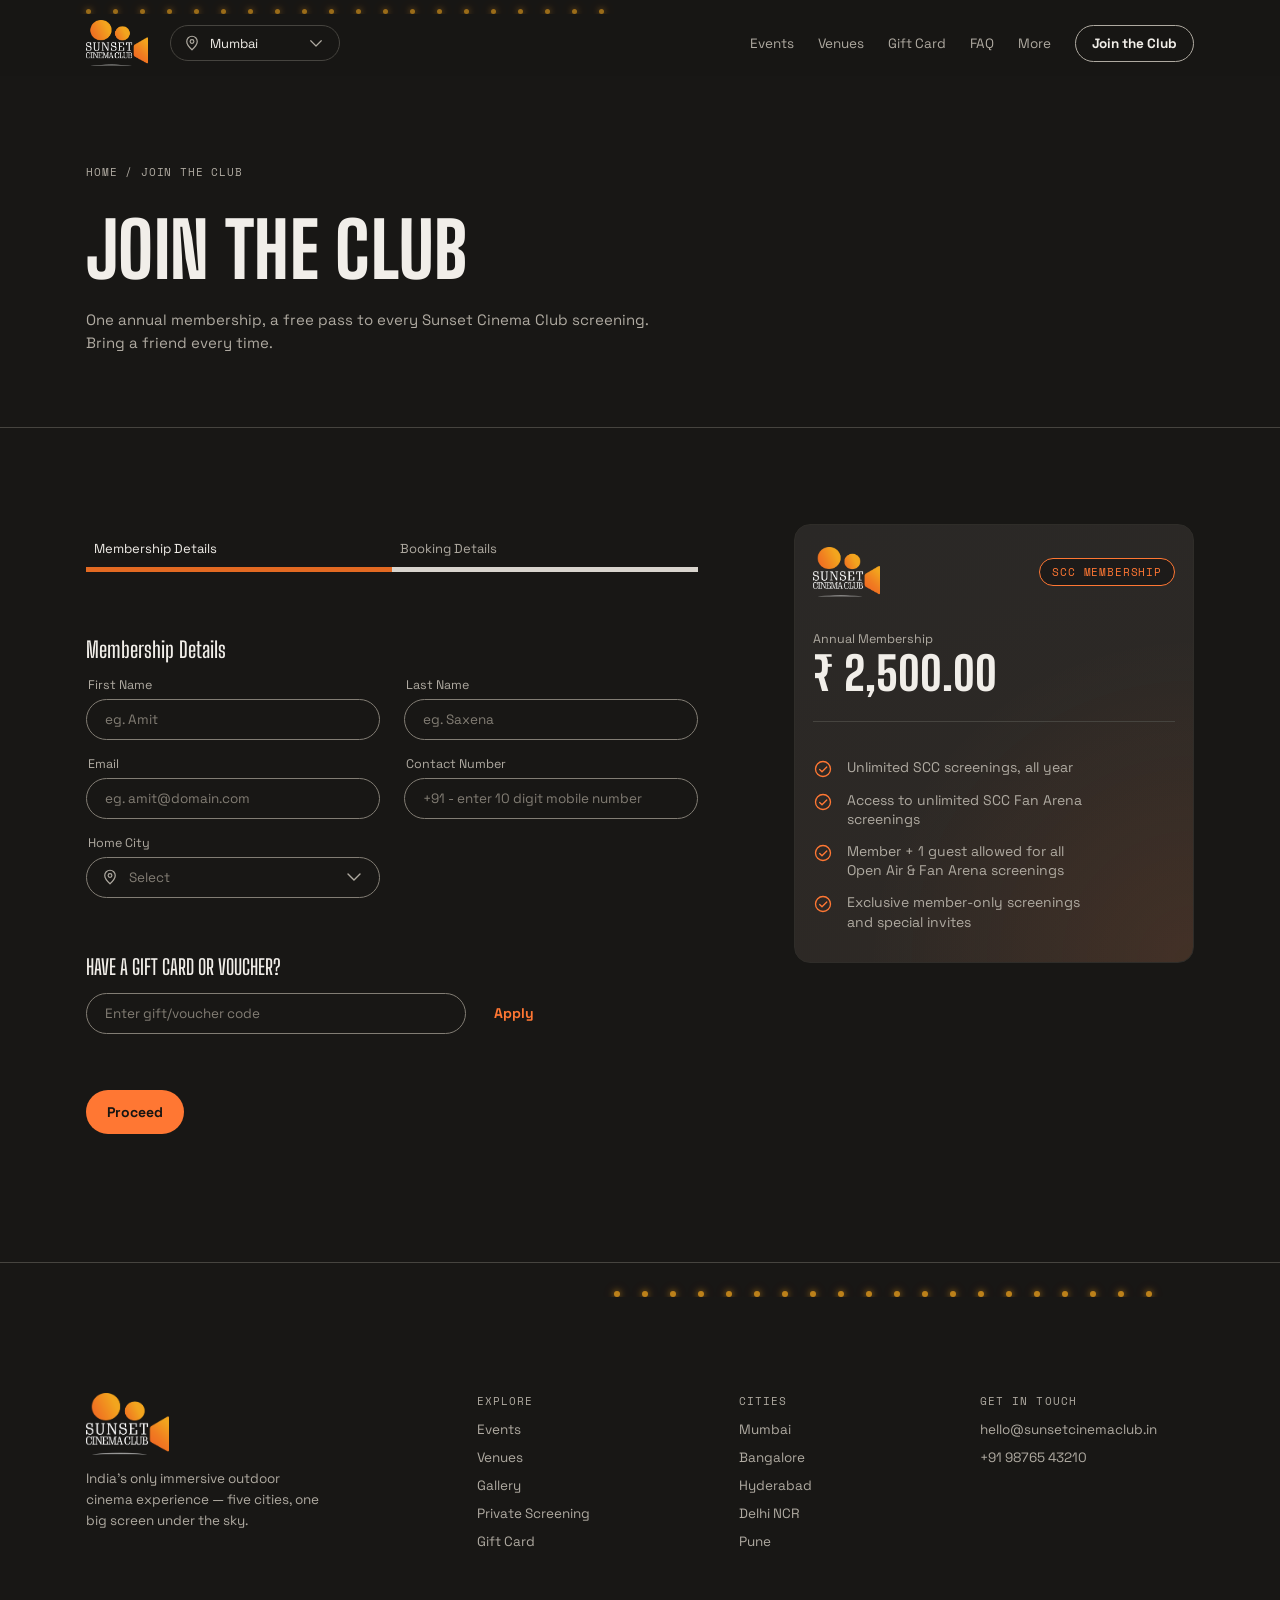
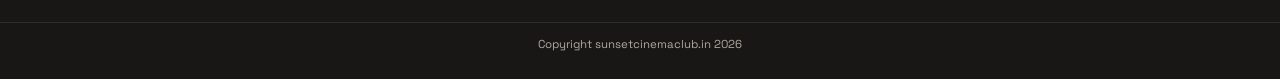
<file: join-the-club.html>
<!doctype html>
<html lang="en">
<head>
  <meta charset="utf-8">
  <meta name="viewport" content="width=device-width, initial-scale=1">
  <title>Join The Club — Sunset Cinema Club Membership</title>
  <meta name="description" content="Annual Sunset Cinema Club membership — unlimited screenings, a free +1 and members-only invites.">
  <meta name="theme-color" content="#181715">
  <link rel="icon" type="image/png" href="assets/images/scc-mark.png">

  <link rel="preconnect" href="https://fonts.googleapis.com">
  <link rel="preconnect" href="https://fonts.gstatic.com" crossorigin>
  <link href="https://fonts.googleapis.com/css2?family=Big+Shoulders+Display:wght@500;600;700;800;900&amp;family=Space+Grotesk:wght@400;600;700&amp;family=Space+Mono:wght@400;700&amp;display=swap" rel="stylesheet">

  <link rel="stylesheet" href="css/styles.css">
</head>
<body>

  <a class="skip-link" href="#main">Skip to content</a>

  <header>
    <div class="wrap bulbs" aria-hidden="true"><span></span><span></span><span></span><span></span><span></span><span></span><span></span><span></span><span></span><span></span><span></span><span></span><span></span><span></span><span></span><span></span><span></span><span></span><span></span><span></span></div>

    <nav class="wrap" aria-label="Primary">
      <div class="nav-left">
        <a href="index.html" class="brand"><img class="brand-logo" src="assets/images/scc-logo.png" alt="Sunset Cinema Club" width="815" height="609"></a>
        <div class="city-select">
          <button type="button" class="city-select-btn" aria-expanded="false" aria-haspopup="true" aria-label="Choose city">
            <svg width="18" height="18" viewBox="0 0 24 24" fill="none" stroke="currentColor" stroke-width="1.6" stroke-linecap="round" stroke-linejoin="round" aria-hidden="true"><path d="M12 21s-7-6.2-7-11a7 7 0 0 1 14 0c0 4.8-7 11-7 11Z"/><circle cx="12" cy="10" r="2.5"/></svg> <b>Mumbai</b> <span class="caret"><svg width="18" height="18" viewBox="0 0 24 24" fill="none" stroke="currentColor" stroke-width="1.6" stroke-linecap="round" stroke-linejoin="round" aria-hidden="true"><path d="M5 9l7 7 7-7"/></svg></span>
          </button>
          <ul class="city-menu">
            <li><button type="button" aria-current="true">Mumbai</button></li>
            <li><button type="button">Bangalore</button></li>
            <li><button type="button">Hyderabad</button></li>
            <li><button type="button">Delhi NCR</button></li>
            <li><button type="button">Pune</button></li>
          </ul>
        </div>
      </div>

      <button class="nav-toggle" aria-label="Open menu" aria-expanded="false" aria-controls="primary-nav">
        <span></span><span></span><span></span>
      </button>

      <div class="nav-panel" id="primary-nav">
        <ul class="navlinks">
          <li><a href="events.html">Events</a></li>
          <li><a href="venues.html">Venues</a></li>
          <li><a href="gift-card.html">Gift Card</a></li>
          <li><a href="faq.html">FAQ</a></li>
          <li class="has-submenu">
            <button type="button" class="submenu-toggle" aria-expanded="false" aria-haspopup="true">More</button>
            <ul class="submenu">
              <li><a href="gallery.html">Gallery</a></li>
              <li><a href="index.html#private">Private Screening</a></li>
              <li><a href="#about">About Us</a></li>
            </ul>
          </li>
        </ul>
        <div class="navright">
          <a href="join-the-club.html" class="btn btn-outline">Join the Club</a>
        </div>
      </div>
    </nav>
  </header>

  <main id="main">

    <section class="page-hero">
      <div class="wrap">
        <nav class="breadcrumb" aria-label="Breadcrumb"><a href="index.html">Home</a> / <span>Join the Club</span></nav>
        <h1>Join the Club</h1>
        <p>One annual membership, a free pass to every Sunset Cinema Club screening. Bring a friend every time.</p>
      </div>
    </section>

    <section id="membership">
      <div class="wrap">
        <div class="checkout">
          <div class="checkout-main">
            <ol class="stepper" id="joinStepper">
              <li aria-current="step">Membership Details</li>
              <li>Booking Details</li>
            </ol>

            <form id="joinStep1" novalidate>
              <div class="form-block">
                <h2 class="form-h">Membership Details</h2>
                <div class="field-row">
                  <div class="field"><label for="jFirst">First Name</label><input class="input" type="text" id="jFirst" required autocomplete="given-name" placeholder="eg. Amit"></div>
                  <div class="field"><label for="jLast">Last Name</label><input class="input" type="text" id="jLast" required autocomplete="family-name" placeholder="eg. Saxena"></div>
                  <div class="field"><label for="jEmail">Email</label><input class="input" type="email" id="jEmail" required autocomplete="email" placeholder="eg. amit@domain.com"></div>
                  <div class="field"><label for="jPhone">Contact Number</label><input class="input" type="tel" id="jPhone" required autocomplete="tel" inputmode="tel" pattern="[0-9+\s\-]{10,15}" placeholder="+91 - enter 10 digit mobile number"></div>
                </div>
                <div class="field-row" style="margin-top:16px">
                  <div class="field">
                    <label for="jCity">Home City</label>
                    <div class="input-icon">
                      <svg width="18" height="18" viewBox="0 0 24 24" fill="none" stroke="currentColor" stroke-width="1.6" stroke-linecap="round" stroke-linejoin="round" aria-hidden="true"><path d="M12 21s-7-6.2-7-11a7 7 0 0 1 14 0c0 4.8-7 11-7 11Z"/><circle cx="12" cy="10" r="2.5"/></svg>
                      <select class="input" id="jCity" required>
                        <option value="" disabled selected>Select</option>
                        <option>Mumbai</option>
                        <option>Bangalore</option>
                        <option>Hyderabad</option>
                        <option>Delhi NCR</option>
                        <option>Pune</option>
                      </select>
                    </div>
                  </div>
                </div>
              </div>

              <div class="form-block">
                <h2 class="form-h form-h--caps">Have a gift card or voucher?</h2>
                <div class="voucher-row">
                  <input class="input" type="text" id="jVoucher" aria-label="Gift card or voucher code" placeholder="Enter gift/voucher code" autocomplete="off">
                  <button type="button" class="text-btn" id="jApply">Apply</button>
                </div>
                <p class="voucher-msg" id="jVoucherMsg" role="status"></p>
              </div>

              <p class="form-error" id="jError1" role="alert" hidden></p>
              <div class="form-actions"><button class="btn btn-primary" type="submit">Proceed</button></div>
            </form>

            <form id="joinStep2" novalidate hidden>
              <div class="form-block">
                <h2 class="form-h">Booking Details</h2>
                <dl class="review-list">
                  <div><dt>Member</dt><dd id="jReviewName">&mdash;</dd></div>
                  <div><dt>Home city</dt><dd id="jReviewCity">&mdash;</dd></div>
                  <div><dt>Annual membership</dt><dd>&#8377;2,500</dd></div>
                  <div><dt>Discount</dt><dd id="jReviewDiscount">&#8377;0</dd></div>
                  <div class="total"><dt>Order total</dt><dd id="jReviewTotal">&#8377;2,500</dd></div>
                </dl>
              </div>
              <label class="check">
                <input type="checkbox" id="jTerms" required>
                <span>I agree to the <a href="#">Terms &amp; Conditions</a></span>
              </label>
              <p class="form-error" id="jError2" role="alert" hidden></p>
              <div class="form-actions">
                <button class="btn btn-primary" type="submit" id="jPay">Pay &#8377;2,500 &amp; Join</button>
                <button class="text-btn" type="button" data-back>Back</button>
              </div>
            </form>

            <div class="success-panel" id="joinSuccess" tabindex="-1" hidden>
              <span class="icon-badge" aria-hidden="true"><svg width="28" height="28" viewBox="0 0 24 24" fill="none" stroke="currentColor" stroke-width="2" stroke-linecap="round" stroke-linejoin="round" aria-hidden="true"><path d="M5 12.5l4.5 4.5L19 7.5"/></svg></span>
              <h2 class="display">Welcome To The Club</h2>
              <p id="jSuccessText">Your member ID is on its way to your inbox.</p>
              <a href="events.html" class="btn btn-primary">Browse Screenings</a>
            </div>
          </div>

          <aside class="checkout-aside">
            <div class="plan-card">
              <div class="card-top">
                <img src="assets/images/scc-logo.png" alt="" width="815" height="609">
                <span class="tag">SCC Membership</span>
              </div>
              <p class="card-kicker">Annual Membership</p>
              <div class="card-amount">&#8377; 2,500.00</div>
              <ul class="check-list">
                <li><svg width="20" height="20" viewBox="0 0 24 24" fill="none" stroke="currentColor" stroke-width="1.6" stroke-linecap="round" stroke-linejoin="round" aria-hidden="true"><circle cx="12" cy="12" r="9"/><path d="M8 12.5l2.8 2.8L16.5 9.5"/></svg> Unlimited SCC screenings, all year</li>
                <li><svg width="20" height="20" viewBox="0 0 24 24" fill="none" stroke="currentColor" stroke-width="1.6" stroke-linecap="round" stroke-linejoin="round" aria-hidden="true"><circle cx="12" cy="12" r="9"/><path d="M8 12.5l2.8 2.8L16.5 9.5"/></svg> Access to unlimited SCC Fan Arena screenings</li>
                <li><svg width="20" height="20" viewBox="0 0 24 24" fill="none" stroke="currentColor" stroke-width="1.6" stroke-linecap="round" stroke-linejoin="round" aria-hidden="true"><circle cx="12" cy="12" r="9"/><path d="M8 12.5l2.8 2.8L16.5 9.5"/></svg> Member + 1 guest allowed for all Open Air &amp; Fan Arena screenings</li>
                <li><svg width="20" height="20" viewBox="0 0 24 24" fill="none" stroke="currentColor" stroke-width="1.6" stroke-linecap="round" stroke-linejoin="round" aria-hidden="true"><circle cx="12" cy="12" r="9"/><path d="M8 12.5l2.8 2.8L16.5 9.5"/></svg> Exclusive member-only screenings and special invites</li>
              </ul>
            </div>
          </aside>
        </div>
      </div>
    </section>
  </main>

  <footer>
    <div class="foot-rule"></div>
    <div class="bulbs foot-bulbs" aria-hidden="true"><span></span><span></span><span></span><span></span><span></span><span></span><span></span><span></span><span></span><span></span><span></span><span></span><span></span><span></span><span></span><span></span><span></span><span></span><span></span><span></span></div>
    <div class="wrap">
      <div class="foot-grid">
        <div>
          <div class="foot-brand"><img class="brand-logo" src="assets/images/scc-logo.png" alt="Sunset Cinema Club" width="815" height="609"></div>
          <p class="foot-tag">India's only immersive outdoor cinema experience — five cities, one big screen under the sky.</p>
        </div>
        <div class="foot-col">
          <h4>Explore</h4>
          <ul>
            <li><a href="events.html">Events</a></li>
            <li><a href="venues.html">Venues</a></li>
            <li><a href="gallery.html">Gallery</a></li>
            <li><a href="index.html#private">Private Screening</a></li>
            <li><a href="gift-card.html">Gift Card</a></li>
          </ul>
        </div>
        <div class="foot-col">
          <h4>Cities</h4>
          <ul>
            <li><a href="#">Mumbai</a></li>
            <li><a href="#">Bangalore</a></li>
            <li><a href="#">Hyderabad</a></li>
            <li><a href="#">Delhi NCR</a></li>
            <li><a href="#">Pune</a></li>
          </ul>
        </div>
        <div class="foot-col">
          <h4>Get In Touch</h4>
          <ul>
            <li><a href="mailto:hello@sunsetcinemaclub.in">hello@sunsetcinemaclub.in</a></li>
            <li><a href="tel:+919876543210">+91 98765 43210</a></li>
          </ul>
        </div>
      </div>
    </div>
    <div class="foot-bottom">Copyright sunsetcinemaclub.in 2026</div>
  </footer>

  <script src="js/main.js"></script>
</body>
</html>
</file>
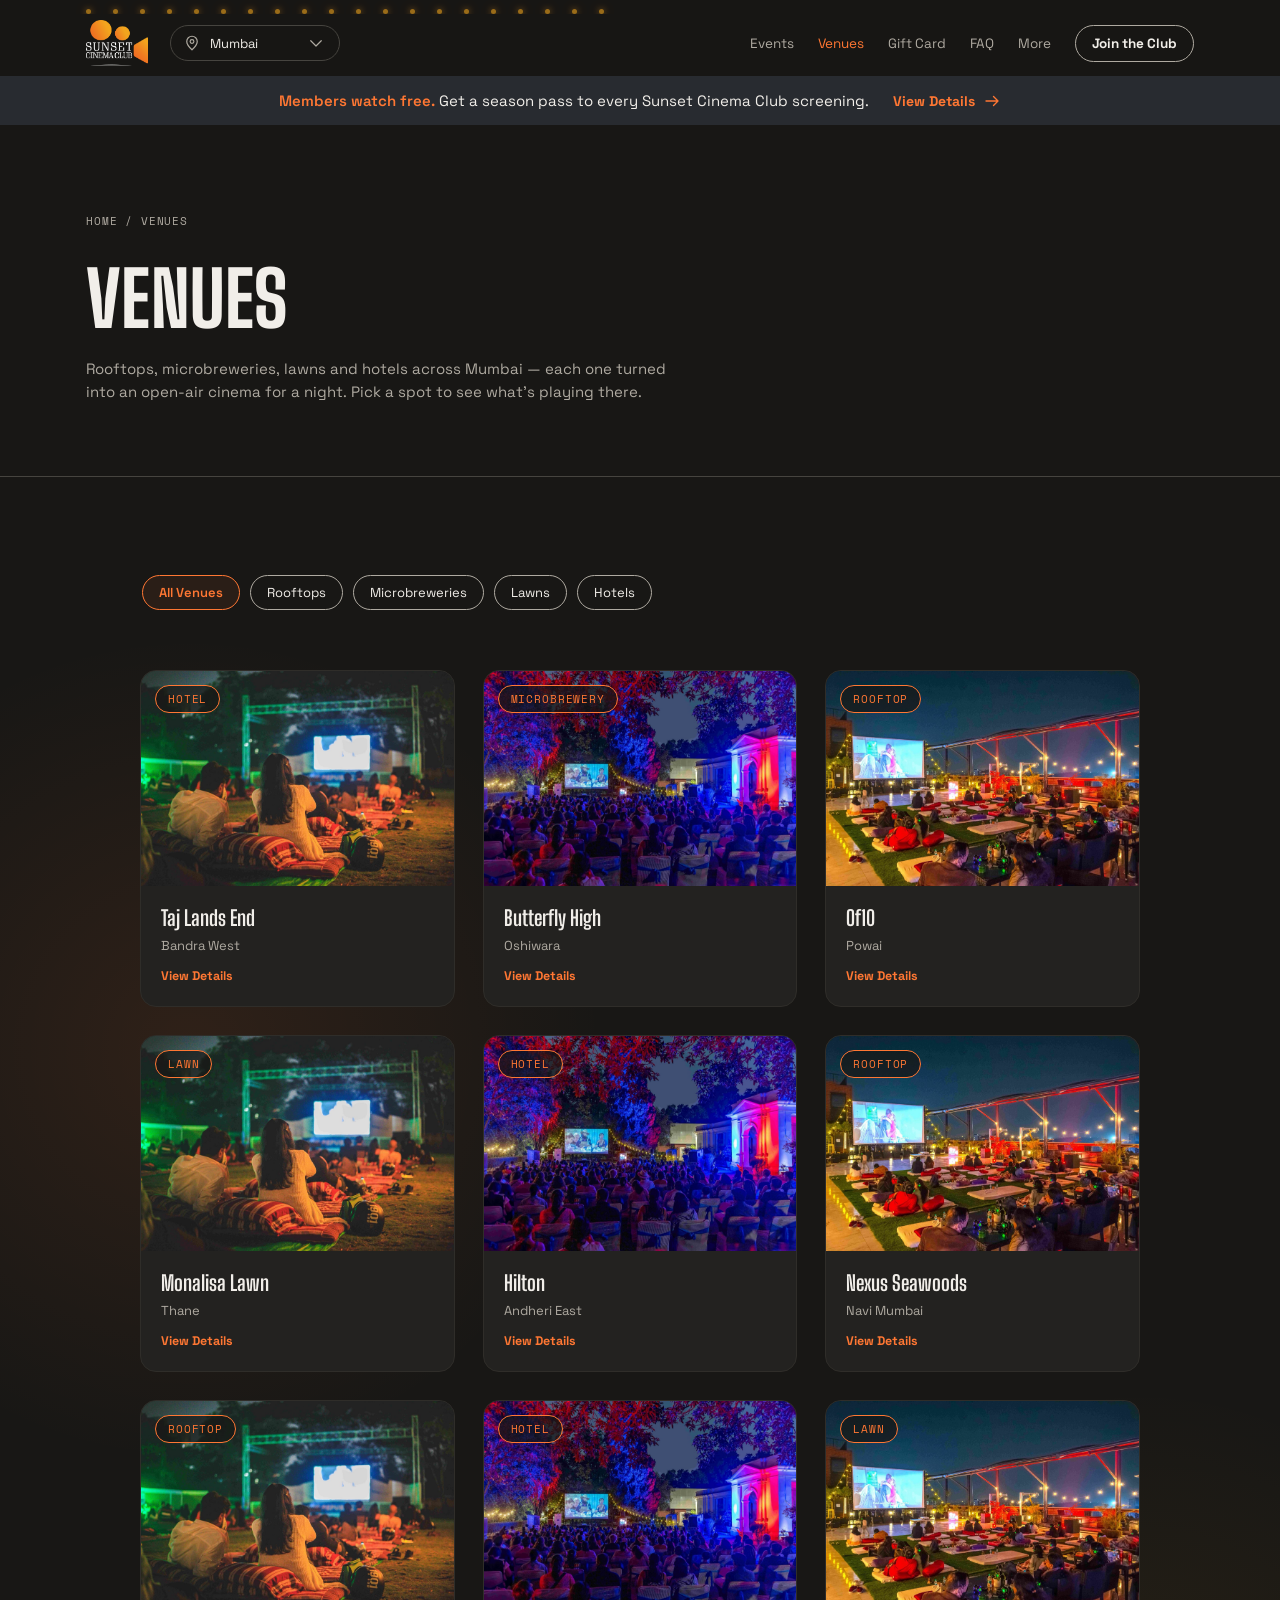
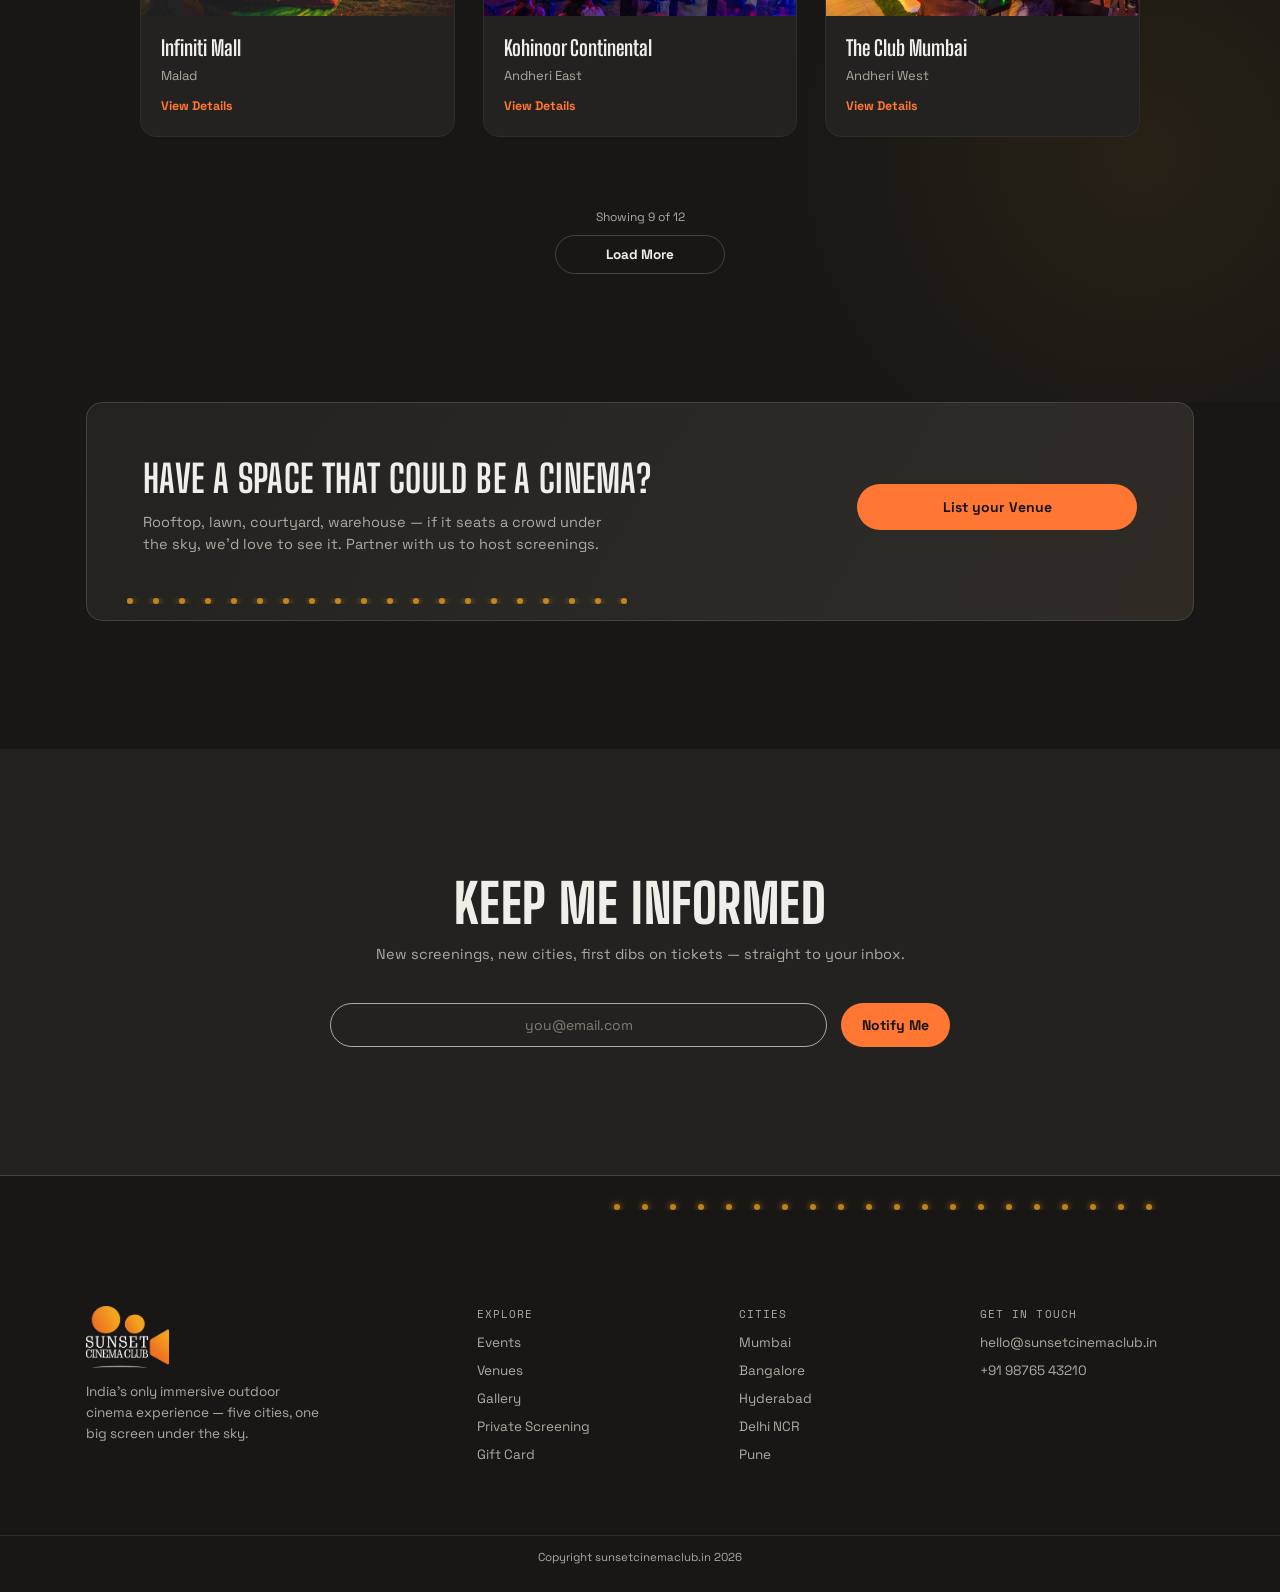
<file: venues.html>
<!doctype html>
<html lang="en">
<head>
  <meta charset="utf-8">
  <meta name="viewport" content="width=device-width, initial-scale=1">
  <title>Venues in Mumbai — Sunset Cinema Club</title>
  <meta name="description" content="Rooftops, microbreweries, lawns and hotels across Mumbai that host Sunset Cinema Club screenings.">
  <meta name="theme-color" content="#181715">
  <link rel="icon" type="image/png" href="assets/images/scc-mark.png">

  <link rel="preconnect" href="https://fonts.googleapis.com">
  <link rel="preconnect" href="https://fonts.gstatic.com" crossorigin>
  <link href="https://fonts.googleapis.com/css2?family=Big+Shoulders+Display:wght@500;600;700;800;900&amp;family=Space+Grotesk:wght@400;600;700&amp;family=Space+Mono:wght@400;700&amp;display=swap" rel="stylesheet">

  <link rel="stylesheet" href="css/styles.css">
</head>
<body>

  <a class="skip-link" href="#main">Skip to content</a>

  <header>
    <div class="wrap bulbs" aria-hidden="true"><span></span><span></span><span></span><span></span><span></span><span></span><span></span><span></span><span></span><span></span><span></span><span></span><span></span><span></span><span></span><span></span><span></span><span></span><span></span><span></span></div>

    <nav class="wrap" aria-label="Primary">
      <div class="nav-left">
        <a href="index.html" class="brand"><img class="brand-logo" src="assets/images/scc-logo.png" alt="Sunset Cinema Club" width="815" height="609"></a>
        <div class="city-select">
          <button type="button" class="city-select-btn" aria-expanded="false" aria-haspopup="true" aria-label="Choose city">
            <svg width="18" height="18" viewBox="0 0 24 24" fill="none" stroke="currentColor" stroke-width="1.6" stroke-linecap="round" stroke-linejoin="round" aria-hidden="true"><path d="M12 21s-7-6.2-7-11a7 7 0 0 1 14 0c0 4.8-7 11-7 11Z"/><circle cx="12" cy="10" r="2.5"/></svg> <b>Mumbai</b> <span class="caret"><svg width="18" height="18" viewBox="0 0 24 24" fill="none" stroke="currentColor" stroke-width="1.6" stroke-linecap="round" stroke-linejoin="round" aria-hidden="true"><path d="M5 9l7 7 7-7"/></svg></span>
          </button>
          <ul class="city-menu">
            <li><button type="button" aria-current="true">Mumbai</button></li>
            <li><button type="button">Bangalore</button></li>
            <li><button type="button">Hyderabad</button></li>
            <li><button type="button">Delhi NCR</button></li>
            <li><button type="button">Pune</button></li>
          </ul>
        </div>
      </div>

      <button class="nav-toggle" aria-label="Open menu" aria-expanded="false" aria-controls="primary-nav">
        <span></span><span></span><span></span>
      </button>

      <div class="nav-panel" id="primary-nav">
        <ul class="navlinks">
          <li><a href="events.html">Events</a></li>
          <li><a href="venues.html" aria-current="page">Venues</a></li>
          <li><a href="gift-card.html">Gift Card</a></li>
          <li><a href="faq.html">FAQ</a></li>
          <li class="has-submenu">
            <button type="button" class="submenu-toggle" aria-expanded="false" aria-haspopup="true">More</button>
            <ul class="submenu">
              <li><a href="gallery.html">Gallery</a></li>
              <li><a href="index.html#private">Private Screening</a></li>
              <li><a href="#about">About Us</a></li>
            </ul>
          </li>
        </ul>
        <div class="navright">
          <a href="join-the-club.html" class="btn btn-outline">Join the Club</a>
        </div>
      </div>
    </nav>
  </header>

  <div class="promo-strip">
    <div class="wrap">
      <span><b>Members watch free.</b> Get a season pass to every Sunset Cinema Club screening.</span>
      <a href="join-the-club.html">View Details <svg width="18" height="18" viewBox="0 0 24 24" fill="none" stroke="currentColor" stroke-width="1.8" stroke-linecap="round" stroke-linejoin="round" aria-hidden="true"><path d="M4 12h16M14 6l6 6-6 6"/></svg></a>
    </div>
  </div>

  <main id="main">

    <section class="page-hero">
      <div class="wrap">
        <nav class="breadcrumb" aria-label="Breadcrumb"><a href="index.html">Home</a> / <span>Venues</span></nav>
        <h1>Venues</h1>
        <p>Rooftops, microbreweries, lawns and hotels across Mumbai — each one turned into an open-air cinema for a night. Pick a spot to see what's playing there.</p>
      </div>
    </section>

    <section id="venues" class="glow-host">
      <div class="wrap">
        <div class="listing">
          <div class="pill-row" role="group" aria-label="Filter venues by type" data-filter-group>
            <button type="button" class="filter-pill active" data-filter="all">All Venues</button>
            <button type="button" class="filter-pill" data-filter="rooftop">Rooftops</button>
            <button type="button" class="filter-pill" data-filter="microbrewery">Microbreweries</button>
            <button type="button" class="filter-pill" data-filter="lawn">Lawns</button>
            <button type="button" class="filter-pill" data-filter="hotel">Hotels</button>
          </div>

          <div class="venues-grid" id="venuesGrid" data-listing data-page="9">
          <a class="venue-card" href="events.html" data-type="hotel">
            <div class="venue-card-image"><img src="assets/images/photos/screening-2.jpg" alt="" loading="lazy"><span class="tag">Hotel</span></div>
            <div class="venue-card-body">
              <h3>Taj Lands End</h3>
              <span class="venue-card-area">Bandra West</span>
              <span class="venue-card-cta">View Details</span>
            </div>
          </a>
          <a class="venue-card" href="events.html" data-type="microbrewery">
            <div class="venue-card-image"><img src="assets/images/photos/screening-3.jpg" alt="" loading="lazy"><span class="tag">Microbrewery</span></div>
            <div class="venue-card-body">
              <h3>Butterfly High</h3>
              <span class="venue-card-area">Oshiwara</span>
              <span class="venue-card-cta">View Details</span>
            </div>
          </a>
          <a class="venue-card" href="events.html" data-type="rooftop">
            <div class="venue-card-image"><img src="assets/images/photos/screening-1.jpg" alt="" loading="lazy"><span class="tag">Rooftop</span></div>
            <div class="venue-card-body">
              <h3>Of10</h3>
              <span class="venue-card-area">Powai</span>
              <span class="venue-card-cta">View Details</span>
            </div>
          </a>
          <a class="venue-card" href="events.html" data-type="lawn">
            <div class="venue-card-image"><img src="assets/images/photos/screening-2.jpg" alt="" loading="lazy"><span class="tag">Lawn</span></div>
            <div class="venue-card-body">
              <h3>Monalisa Lawn</h3>
              <span class="venue-card-area">Thane</span>
              <span class="venue-card-cta">View Details</span>
            </div>
          </a>
          <a class="venue-card" href="events.html" data-type="hotel">
            <div class="venue-card-image"><img src="assets/images/photos/screening-3.jpg" alt="" loading="lazy"><span class="tag">Hotel</span></div>
            <div class="venue-card-body">
              <h3>Hilton</h3>
              <span class="venue-card-area">Andheri East</span>
              <span class="venue-card-cta">View Details</span>
            </div>
          </a>
          <a class="venue-card" href="events.html" data-type="rooftop">
            <div class="venue-card-image"><img src="assets/images/photos/screening-1.jpg" alt="" loading="lazy"><span class="tag">Rooftop</span></div>
            <div class="venue-card-body">
              <h3>Nexus Seawoods</h3>
              <span class="venue-card-area">Navi Mumbai</span>
              <span class="venue-card-cta">View Details</span>
            </div>
          </a>
          <a class="venue-card" href="events.html" data-type="rooftop">
            <div class="venue-card-image"><img src="assets/images/photos/screening-2.jpg" alt="" loading="lazy"><span class="tag">Rooftop</span></div>
            <div class="venue-card-body">
              <h3>Infiniti Mall</h3>
              <span class="venue-card-area">Malad</span>
              <span class="venue-card-cta">View Details</span>
            </div>
          </a>
          <a class="venue-card" href="events.html" data-type="hotel">
            <div class="venue-card-image"><img src="assets/images/photos/screening-3.jpg" alt="" loading="lazy"><span class="tag">Hotel</span></div>
            <div class="venue-card-body">
              <h3>Kohinoor Continental</h3>
              <span class="venue-card-area">Andheri East</span>
              <span class="venue-card-cta">View Details</span>
            </div>
          </a>
          <a class="venue-card" href="events.html" data-type="lawn">
            <div class="venue-card-image"><img src="assets/images/photos/screening-1.jpg" alt="" loading="lazy"><span class="tag">Lawn</span></div>
            <div class="venue-card-body">
              <h3>The Club Mumbai</h3>
              <span class="venue-card-area">Andheri West</span>
              <span class="venue-card-cta">View Details</span>
            </div>
          </a>
          <a class="venue-card" href="events.html" data-type="rooftop" hidden>
            <div class="venue-card-image"><img src="assets/images/photos/screening-2.jpg" alt="" loading="lazy"><span class="tag">Rooftop</span></div>
            <div class="venue-card-body">
              <h3>Qey</h3>
              <span class="venue-card-area">Lower Parel</span>
              <span class="venue-card-cta">View Details</span>
            </div>
          </a>
          <a class="venue-card" href="events.html" data-type="rooftop" hidden>
            <div class="venue-card-image"><img src="assets/images/photos/screening-3.jpg" alt="" loading="lazy"><span class="tag">Rooftop</span></div>
            <div class="venue-card-body">
              <h3>The Nines</h3>
              <span class="venue-card-area">Lower Parel</span>
              <span class="venue-card-cta">View Details</span>
            </div>
          </a>
          <a class="venue-card" href="events.html" data-type="microbrewery" hidden>
            <div class="venue-card-image"><img src="assets/images/photos/screening-1.jpg" alt="" loading="lazy"><span class="tag">Microbrewery</span></div>
            <div class="venue-card-body">
              <h3>Doolally Taproom</h3>
              <span class="venue-card-area">Andheri West</span>
              <span class="venue-card-cta">View Details</span>
            </div>
          </a>
          </div>

          <div class="empty-state" data-empty hidden>
            <h3>No venues of this type yet</h3>
            We're always adding new spots — try another filter.
          </div>

          <div class="load-more-wrap" data-more>
            <span class="count">Showing <span data-shown>9</span> of <span data-total>12</span></span>
            <button type="button" class="btn btn-outline">Load More</button>
          </div>
        </div>
      </div>
    </section>

    <section style="padding-top:0">
      <div class="wrap">
        <div class="banner">
          <div class="banner-left">
            <h2 class="display">Have a space that could be a cinema?</h2>
            <p>Rooftop, lawn, courtyard, warehouse — if it seats a crowd under the sky, we'd love to see it. Partner with us to host screenings.</p>
          </div>
          <a href="mailto:hello@sunsetcinemaclub.in?subject=List%20my%20venue" class="btn btn-primary btn-wide">List your Venue</a>
          <div class="bulbs" aria-hidden="true"><span></span><span></span><span></span><span></span><span></span><span></span><span></span><span></span><span></span><span></span><span></span><span></span><span></span><span></span><span></span><span></span><span></span><span></span><span></span><span></span></div>
        </div>
      </div>
    </section>

    <section id="join" class="newsletter">
      <div class="wrap nl-inner">
        <h2 class="display">Keep Me Informed</h2>
        <p>New screenings, new cities, first dibs on tickets — straight to your inbox.</p>
        <form class="nl-form" action="#" method="post">
          <input type="email" name="email" placeholder="you@email.com" aria-label="Email address" required>
          <button class="btn btn-primary" type="submit">Notify Me</button>
        </form>
      </div>
    </section>
  </main>

  <footer>
    <div class="foot-rule"></div>
    <div class="bulbs foot-bulbs" aria-hidden="true"><span></span><span></span><span></span><span></span><span></span><span></span><span></span><span></span><span></span><span></span><span></span><span></span><span></span><span></span><span></span><span></span><span></span><span></span><span></span><span></span></div>
    <div class="wrap">
      <div class="foot-grid">
        <div>
          <div class="foot-brand"><img class="brand-logo" src="assets/images/scc-logo.png" alt="Sunset Cinema Club" width="815" height="609"></div>
          <p class="foot-tag">India's only immersive outdoor cinema experience — five cities, one big screen under the sky.</p>
        </div>
        <div class="foot-col">
          <h4>Explore</h4>
          <ul>
            <li><a href="events.html">Events</a></li>
            <li><a href="venues.html">Venues</a></li>
            <li><a href="gallery.html">Gallery</a></li>
            <li><a href="index.html#private">Private Screening</a></li>
            <li><a href="gift-card.html">Gift Card</a></li>
          </ul>
        </div>
        <div class="foot-col">
          <h4>Cities</h4>
          <ul>
            <li><a href="#">Mumbai</a></li>
            <li><a href="#">Bangalore</a></li>
            <li><a href="#">Hyderabad</a></li>
            <li><a href="#">Delhi NCR</a></li>
            <li><a href="#">Pune</a></li>
          </ul>
        </div>
        <div class="foot-col">
          <h4>Get In Touch</h4>
          <ul>
            <li><a href="mailto:hello@sunsetcinemaclub.in">hello@sunsetcinemaclub.in</a></li>
            <li><a href="tel:+919876543210">+91 98765 43210</a></li>
          </ul>
        </div>
      </div>
    </div>
    <div class="foot-bottom">Copyright sunsetcinemaclub.in 2026</div>
  </footer>

  <script src="js/main.js"></script>
</body>
</html>
</file>
<file: css/styles.css>
/* =====================================================================
   Sunset Cinema Club — "Night Marquee" visual direction
   Responsive base stylesheet (v2 — matches SCC_Wireframes_v2, desktop)
   ---------------------------------------------------------------------
   Structure:
     1. Design tokens (:root)
     2. Reset / base elements
     3. Utilities (.wrap, .display, .mono)
     4. Shared chrome (header, promo strip, footer)
     5. Shared components (buttons, cards, banners, forms, modals)
     6. Page-specific blocks
     7. Responsive overrides (bottom of file)
   ---------------------------------------------------------------------
   Shape language: pills. Every CTA, tag, chip and input is fully
   rounded (--radius-pill); cards use --radius-card.
   ===================================================================== */

/* 1. Design tokens ---------------------------------------------------- */
:root{
  --bg:#181715;           /* warm charcoal — base */
  --bg-alt:#1E1D1A;        /* bands */
  --bg-raised:#232220;     /* cards, tiles */
  --bg-raised-2:#2B2A27;   /* banner, raised panels */
  --slate:#282B30;         /* promo strip (wireframe v2) */
  --line:#46443F;
  --line-soft:#2F2D29;
  --ink:#F1EEE9;
  --ink-muted:#AFAAA1;
  --ink-faint:#827D74;
  --orange:#FF7733;        /* brand orange — do not shift far from this */
  --orange-hover:#E86A2B;
  --gold:#F3A61D;
  --info:#4E9BEA;

  --wrap-max:1180px;
  --wrap-pad:36px;

  --radius-pill:999px;
  --radius-card:16px;

  --section-y:128px;        /* vertical rhythm between sections */
}

/* 2. Reset / base --------------------------------------------------- */
*{box-sizing:border-box;}
[hidden]{display:none!important;}
html{scroll-behavior:smooth;}
html,body{margin:0;padding:0;}
body{
  background:var(--bg);
  color:var(--ink);
  font-family:'Space Grotesk',system-ui,sans-serif;
  -webkit-font-smoothing:antialiased;
  overflow-x:hidden;
}
a{color:inherit;text-decoration:none;}
img,svg{display:block;max-width:100%;}
button{font:inherit;color:inherit;}
h1,h2,h3,h4{margin:0;}

::selection{background:var(--orange);color:#181715;}
a:focus-visible,button:focus-visible,input:focus-visible,select:focus-visible,textarea:focus-visible,summary:focus-visible{
  outline:2px solid var(--orange);
  outline-offset:3px;
}
@media (prefers-reduced-motion:reduce){
  *{animation:none!important;transition:none!important;scroll-behavior:auto!important;}
}

.skip-link{
  position:absolute;left:-9999px;top:0;z-index:200;
  background:var(--orange);color:#181715;font-weight:700;
  padding:12px 22px;border-radius:0 0 var(--radius-pill) 0;
}
.skip-link:focus{left:0;}
.sr-only{position:absolute;width:1px;height:1px;overflow:hidden;clip:rect(0 0 0 0);white-space:nowrap;}

/* 3. Utilities ----------------------------------------------------- */
.wrap{max-width:var(--wrap-max);margin:0 auto;padding:0 var(--wrap-pad);}
.display{
  font-family:'Big Shoulders Display',system-ui,sans-serif;
  text-transform:uppercase;
  letter-spacing:0.01em;
  text-wrap:balance;
}
.mono{font-family:'Space Mono',monospace;}
.accent{color:var(--orange);}

section{padding:var(--section-y) 0;}
.band{background:var(--bg-alt);}

/* warm ambient glow behind listing content (wireframe v2) */
.glow-host{position:relative;overflow:hidden;overflow:clip;} /* clip, not hidden: keeps position:sticky working inside */
.glow-host>.wrap,.glow-host>section{position:relative;z-index:1;}
.glow-host::before{
  content:"";position:absolute;pointer-events:none;
  width:900px;height:900px;top:8%;left:-260px;border-radius:50%;
  background:radial-gradient(circle,rgba(255,119,51,0.10),transparent 65%);
}
.glow-host::after{
  content:"";position:absolute;pointer-events:none;
  width:800px;height:800px;bottom:-10%;right:-260px;border-radius:50%;
  background:radial-gradient(circle,rgba(243,166,29,0.07),transparent 65%);
}

/* marquee bulbs — reused in header, banners and footer */
.bulbs{display:flex;gap:22px;overflow:hidden;}
.bulbs span{
  width:6px;height:6px;border-radius:50%;flex:none;
  background:var(--gold);opacity:0.75;
  box-shadow:0 0 6px rgba(243,166,29,0.85),0 0 14px rgba(255,119,51,0.45);
}

/* 4. Shared chrome ------------------------------------------------- */

/* header */
header{
  position:sticky;top:0;z-index:50;
  background:rgba(24,23,21,0.94);
  backdrop-filter:blur(10px);
}
header .bulbs{padding:9px var(--wrap-pad) 0;}
header .bulbs span{width:5px;height:5px;opacity:0.6;}
header nav.wrap{
  position:relative;
  display:flex;align-items:center;justify-content:space-between;
  padding:6px var(--wrap-pad) 10px;gap:20px;
}
.nav-left{display:flex;align-items:center;gap:22px;flex:none;}
.brand{display:flex;align-items:center;flex:none;}
.brand-logo{height:46px;width:auto;display:block;}

/* city selector — outlined pill */
.city-select{position:relative;flex:none;}
.city-select-btn{
  display:flex;align-items:center;gap:9px;
  background:none;border:1px solid var(--line);margin:0;padding:8px 14px 8px 12px;
  font-family:'Space Grotesk',sans-serif;font-size:13px;color:var(--ink-muted);
  cursor:pointer;border-radius:var(--radius-pill);min-width:170px;
  transition:border-color .15s,color .15s;
}
.city-select-btn:hover{border-color:var(--ink-faint);color:var(--ink);}
.city-select-btn b{font-weight:400;color:var(--ink);flex:1;text-align:left;}
.city-select-btn .caret{color:var(--ink-muted);transition:transform .15s;}
.city-select.open .city-select-btn .caret{transform:rotate(180deg);}
.city-menu{
  position:absolute;top:calc(100% + 8px);left:0;
  list-style:none;margin:0;padding:6px;min-width:190px;
  background:var(--bg-raised);border:1px solid var(--line-soft);border-radius:12px;
  box-shadow:0 16px 36px -12px rgba(0,0,0,0.55);
  display:none;z-index:60;
}
.city-select.open .city-menu{display:block;}
.city-menu button{
  display:block;width:100%;text-align:left;background:none;border:0;cursor:pointer;
  font-family:'Space Grotesk',sans-serif;font-size:13.5px;color:var(--ink-muted);
  padding:10px 12px;border-radius:8px;transition:background .12s,color .12s;
}
.city-menu button:hover{background:var(--bg-raised-2);color:var(--ink);}
.city-menu button[aria-current="true"]{color:var(--orange);font-weight:600;}

.nav-panel{display:flex;align-items:center;gap:24px;}
.navlinks{
  display:flex;align-items:center;gap:24px;list-style:none;margin:0;padding:0;
  font-size:13.5px;color:var(--ink-muted);
}
header .btn{padding:9px 16px;font-size:13.5px;}
.navlinks a{transition:color .15s;}
.navlinks a:hover{color:var(--ink);}
.navlinks a[aria-current="page"]{color:var(--orange);}

/* "More" submenu */
.has-submenu{position:relative;}
.submenu-toggle{
  display:inline-flex;align-items:center;gap:5px;
  background:none;border:0;margin:0;padding:0;cursor:pointer;
  font-family:'Space Grotesk',sans-serif;font-size:13.5px;font-weight:400;color:var(--ink-muted);
  transition:color .15s;
}
.submenu-toggle:hover{color:var(--ink);}
.submenu{
  position:absolute;top:100%;right:0;
  margin-top:14px;list-style:none;padding:6px;min-width:180px;
  background:var(--bg-raised);border:1px solid var(--line-soft);border-radius:12px;
  box-shadow:0 16px 36px -12px rgba(0,0,0,0.55);
  display:none;z-index:60;
}
.submenu::before{content:"";position:absolute;top:-14px;left:0;right:0;height:14px;}
.has-submenu.open .submenu{display:block;}
.submenu a{
  display:block;padding:10px 12px;border-radius:8px;white-space:nowrap;
  font-size:13.5px;color:var(--ink-muted);transition:background .12s,color .12s;
}
.submenu a:hover{background:var(--bg-raised-2);color:var(--ink);}
.submenu a[aria-current="page"]{color:var(--orange);}
.has-submenu:has([aria-current="page"]) .submenu-toggle{color:var(--orange);}

.navright{display:flex;align-items:center;gap:18px;}
.navright .btn-outline{border-color:var(--ink-muted);}

/* hamburger */
.nav-toggle{
  display:none;
  flex-direction:column;gap:5px;
  background:none;border:0;cursor:pointer;padding:8px;margin:-8px;
}
.nav-toggle span{
  width:22px;height:2px;background:var(--ink);display:block;
  transition:transform .2s,opacity .2s;
}
.nav-toggle[aria-expanded="true"] span:nth-child(1){transform:translateY(7px) rotate(45deg);}
.nav-toggle[aria-expanded="true"] span:nth-child(2){opacity:0;}
.nav-toggle[aria-expanded="true"] span:nth-child(3){transform:translateY(-7px) rotate(-45deg);}

/* membership promo strip (inner pages) */
.promo-strip{background:var(--slate);font-size:15px;color:var(--ink);}
.promo-strip .wrap{
  display:flex;align-items:center;justify-content:center;gap:24px;
  padding:15px var(--wrap-pad);flex-wrap:wrap;text-align:center;
}
.promo-strip b{color:var(--orange);font-weight:600;}
.promo-strip a{
  display:inline-flex;align-items:center;gap:8px;
  font-weight:700;font-size:14px;color:var(--orange);white-space:nowrap;
}
.promo-strip a:hover{color:var(--orange-hover);}

/* footer */
footer{padding:0 0 28px;}
.foot-rule{border-top:1px solid var(--line);max-width:1460px;margin:0 auto;}
.foot-bulbs{justify-content:center;padding:28px 0 0;margin-left:38%;}
.foot-grid{
  display:grid;grid-template-columns:1.6fr 1fr 0.9fr 1fr;gap:48px;
  padding:96px 0 72px;
}
.foot-brand{margin-bottom:14px;}
.foot-brand .brand-logo{height:62px;}
.foot-tag{color:var(--ink-muted);font-size:13.5px;line-height:1.55;max-width:240px;margin:0;}
.foot-col h4{
  font-family:'Space Mono',monospace;font-size:11px;letter-spacing:0.1em;
  text-transform:uppercase;color:var(--ink-muted);margin:0 0 12px;font-weight:400;
}
.foot-col ul{list-style:none;margin:0;padding:0;display:flex;flex-direction:column;gap:11px;font-size:13.5px;color:var(--ink-muted);}
.foot-col a:hover{color:var(--orange);}
.foot-bottom{
  border-top:1px solid var(--line-soft);max-width:1460px;margin:0 auto;
  padding:14px 0 0;text-align:center;font-size:11.5px;color:var(--ink-muted);
}

/* 5. Shared components -------------------------------------------- */

/* buttons — always pill */
.btn{
  display:inline-flex;align-items:center;justify-content:center;gap:8px;
  font-family:'Space Grotesk',sans-serif;
  appearance:none;-webkit-appearance:none;background:transparent;
  font-weight:700;font-size:14px;padding:13px 28px;white-space:nowrap;
  border-radius:var(--radius-pill);
  cursor:pointer;border:1px solid transparent;
  transition:transform .12s,background .15s,border-color .15s,color .15s;
}
.btn-primary{background:var(--orange);color:#171512;}
.btn-primary:hover{background:var(--orange-hover);}
.btn-outline{border-color:var(--line);color:var(--ink);}
.btn-outline:hover{border-color:var(--orange);color:var(--orange);}
.btn-glass{
  background:rgba(241,238,233,0.12);border-color:rgba(241,238,233,0.35);color:var(--ink);
  backdrop-filter:blur(6px);
}
.btn-glass:hover{background:rgba(241,238,233,0.2);}
.btn-sm{padding:11px 18px;font-size:13.5px;}
.btn-wide{min-width:240px;}
.btn-block{width:100%;}
.text-btn{
  background:none;border:0;padding:0;cursor:pointer;
  font-weight:700;font-size:14px;color:var(--orange);
}
.text-btn:hover{color:var(--orange-hover);}
.link-arrow{display:inline-flex;align-items:center;gap:8px;font-size:13px;font-weight:700;color:var(--orange);white-space:nowrap;}
.link-arrow:hover{color:var(--orange-hover);}

/* tag pill (mono, orange outline) */
.tag{
  display:inline-flex;align-items:center;
  font-family:'Space Mono',monospace;font-size:10.5px;letter-spacing:0.08em;text-transform:uppercase;
  border:1px solid var(--orange);color:var(--orange);background:rgba(24,23,21,0.72);
  padding:5px 12px;border-radius:var(--radius-pill);white-space:nowrap;
}
.tag-row{display:flex;flex-wrap:wrap;gap:10px;}

/* filter pills */
.filter-label{font-size:14px;color:var(--ink-muted);margin:0 0 14px;}
.pill-row{display:flex;gap:10px;margin-bottom:56px;overflow-x:auto;padding:2px 2px 4px;-webkit-overflow-scrolling:touch;}
.filter-pill{
  flex:none;font-size:13px;font-weight:400;padding:8px 16px;border-radius:var(--radius-pill);
  border:1px solid var(--ink-muted);color:var(--ink);background:none;cursor:pointer;
  transition:border-color .15s,color .15s,background .15s;
}
.filter-pill:hover{border-color:var(--ink);}
.filter-pill.active{border-color:var(--orange);color:var(--orange);font-weight:600;background:rgba(255,119,51,0.08);}

/* page hero (subpages) */
.page-hero{position:relative;padding:88px 0 72px;border-bottom:1px solid var(--line);}
.breadcrumb{
  font-family:'Space Mono',monospace;font-size:10.5px;letter-spacing:0.08em;
  text-transform:uppercase;color:var(--ink-muted);margin-bottom:34px;
}
.breadcrumb a:hover{color:var(--orange);}
.page-hero h1{
  font-family:'Big Shoulders Display',system-ui,sans-serif;text-transform:uppercase;
  font-size:clamp(44px,6vw,76px);line-height:0.95;font-weight:800;
  letter-spacing:0.005em;margin:0;
}
.page-hero p{color:var(--ink-muted);font-size:15px;line-height:1.55;max-width:600px;margin:22px 0 0;}
.page-hero + section{padding-top:96px;}

/* compact title bar (Your Order, FAQs) */
.title-bar{padding:48px 0 44px;border-bottom:1px solid var(--line);}
.title-bar h1{
  font-family:'Big Shoulders Display',system-ui,sans-serif;text-transform:uppercase;
  font-size:clamp(32px,3.6vw,42px);font-weight:800;line-height:1;
}
.title-bar + section{padding-top:64px;}

/* section head */
.section-head{
  display:flex;align-items:flex-end;justify-content:space-between;
  gap:28px;margin-bottom:56px;flex-wrap:wrap;
}
.section-head h2{font-size:clamp(30px,3.6vw,42px);font-weight:800;line-height:1;}
.section-head p{color:var(--ink-muted);font-size:14px;margin:10px 0 0;}

/* event cards */
.events-grid{display:grid;grid-template-columns:repeat(3,1fr);gap:28px;}
.ticket{
  background:var(--bg-raised);border:1px solid var(--line-soft);border-radius:var(--radius-card);
  overflow:hidden;display:flex;flex-direction:column;
  transition:transform .18s,border-color .18s;
}
.ticket:hover{transform:translateY(-3px);border-color:var(--line);}
.ticket-image{position:relative;display:block;aspect-ratio:16/9;background:var(--bg-raised-2);overflow:hidden;}
.ticket-image img,.venue-card-image img,.gallery-card-image img{width:100%;height:100%;object-fit:cover;}
.ticket-image .tag,.venue-card-image .tag{position:absolute;top:14px;left:14px;}
.ticket-body{padding:20px 20px 22px;flex:1;display:flex;flex-direction:column;}
.ticket-body h3{
  font-family:'Big Shoulders Display',system-ui,sans-serif;
  font-weight:700;font-size:21px;line-height:1.15;margin:0 0 12px;
  display:-webkit-box;-webkit-line-clamp:2;-webkit-box-orient:vertical;overflow:hidden;
}
.ticket-body h3 a:hover{color:var(--orange);}
.ticket-meta{display:flex;flex-direction:column;gap:6px;font-size:13px;color:var(--ink-muted);}
.ticket-foot{display:grid;grid-template-columns:1fr 1fr;align-items:center;gap:12px;margin-top:auto;padding-top:22px;}
.ticket-foot .link-arrow{justify-content:center;}
.ticket-foot .btn{padding:10px 16px;font-size:13px;}

/* venue cards */
.venues-grid{display:grid;grid-template-columns:repeat(3,1fr);gap:28px;}
.venue-card{
  display:flex;flex-direction:column;
  background:var(--bg-raised);border:1px solid var(--line-soft);border-radius:var(--radius-card);
  overflow:hidden;transition:transform .18s,border-color .18s;
}
.venue-card:hover{transform:translateY(-3px);border-color:var(--line);}
.venue-card-image{position:relative;aspect-ratio:16/11;background:var(--bg-raised-2);overflow:hidden;}
.venue-card-image .tag{border-color:var(--orange);}
.venue-card-body{padding:20px 20px 22px;display:flex;flex-direction:column;gap:8px;flex:1;}
.venue-card-body h3{font-family:'Big Shoulders Display',system-ui,sans-serif;font-weight:700;font-size:21px;line-height:1.1;}
.venue-card-area{font-size:13px;color:var(--ink-muted);}
.venue-card-cta{margin-top:6px;font-size:12.5px;font-weight:700;color:var(--orange);}
.venue-card:hover .venue-card-cta{color:var(--orange-hover);}

/* load more */
.load-more-wrap{text-align:center;margin-top:72px;display:flex;flex-direction:column;align-items:center;gap:10px;}
.load-more-wrap .count{font-size:12px;color:var(--ink-muted);}
.load-more-wrap .btn{padding:10px 36px;font-size:13.5px;min-width:170px;}
.empty-state{
  text-align:center;padding:72px 28px;color:var(--ink-muted);
  border:1px dashed var(--line);border-radius:var(--radius-card);
}
.empty-state h3{font-family:'Big Shoulders Display',system-ui,sans-serif;font-weight:700;font-size:22px;color:var(--ink);margin:0 0 8px;}

/* banner (private screening / list venue / member CTA) */
.banner{
  position:relative;overflow:hidden;
  background:linear-gradient(120deg,var(--bg-raised) 0%,var(--bg-raised-2) 70%,#302A24 100%);
  border:1px solid var(--line);border-radius:var(--radius-card);
  padding:56px 56px 64px;display:flex;align-items:center;justify-content:space-between;gap:44px;
}
.banner-left{position:relative;z-index:1;max-width:640px;}
.banner h2{font-size:clamp(28px,3.2vw,38px);font-weight:700;line-height:1.05;}
.banner p{color:var(--ink-muted);font-size:14.5px;line-height:1.55;margin:12px 0 0;max-width:460px;}
.banner .btn{flex:none;min-width:280px;position:relative;z-index:1;}
.banner .bulbs{position:absolute;left:40px;bottom:16px;gap:20px;}
.banner-eyebrow{font-size:16px;color:var(--ink-muted);margin:0 0 14px;}
.banner--member{padding:72px 76px 84px;}
.banner--member .banner-left{max-width:none;flex:1;}
.banner--member h2{font-size:clamp(30px,3.3vw,46px);font-weight:600;line-height:1.25;}
.banner--member .btn{min-width:260px;}

/* newsletter */
.newsletter{background:var(--bg-raised);}
.nl-inner{text-align:center;max-width:720px;margin:0 auto;}
.nl-inner h2{font-size:clamp(36px,4.4vw,54px);font-weight:800;line-height:1;margin:0 0 14px;}
.nl-inner p{color:var(--ink-muted);margin:0 0 40px;font-size:14.5px;}
.nl-form{display:flex;gap:14px;max-width:620px;margin:0 auto;}
.nl-form input{
  flex:1;background:transparent;border:1px solid var(--ink-muted);border-radius:var(--radius-pill);
  padding:12px 24px;color:var(--ink);font-family:'Space Grotesk',sans-serif;font-size:14px;text-align:center;
}
.nl-form input::placeholder{color:var(--ink-faint);}
.nl-form input:focus{outline:none;border-color:var(--orange);}
.nl-form .btn{padding:12px 20px;}

/* logo strips (partners / media) */
.strip-label{
  display:flex;align-items:center;gap:20px;max-width:720px;margin:0 auto 34px;
  font-family:'Space Mono',monospace;font-size:10.5px;letter-spacing:0.12em;
  text-transform:uppercase;color:var(--orange);white-space:nowrap;
}
.strip-label::before,.strip-label::after{content:"";flex:1;height:1px;background:var(--line);}
.logo-row{display:flex;flex-wrap:wrap;gap:24px 56px;justify-content:center;align-items:center;}
.logo-chip{
  font-family:'Space Grotesk',sans-serif;font-weight:700;font-size:20px;
  color:var(--ink);letter-spacing:0.01em;opacity:0.85;
}
.logo-chip img{height:36px;width:auto;}

/* form fields */
.field{display:flex;flex-direction:column;gap:6px;min-width:0;}
.field label{font-size:12.5px;color:var(--ink-muted);padding-left:2px;}
.field-row{display:grid;grid-template-columns:1fr 1fr;gap:16px 24px;}
.input{
  width:100%;background:transparent;color:var(--ink);
  border:1px solid var(--ink-faint);border-radius:var(--radius-pill);
  font-family:'Space Grotesk',sans-serif;font-size:13.5px;padding:11px 18px;
  transition:border-color .15s;
}
textarea.input{border-radius:14px;resize:vertical;min-height:72px;line-height:1.5;}
.input::placeholder{color:var(--ink-faint);}
.input:focus{outline:none;border-color:var(--orange);}
.input[aria-invalid="true"]{border-color:#E5484D;}
.input-icon{position:relative;}
.input-icon > svg{position:absolute;left:15px;top:50%;transform:translateY(-50%);color:var(--ink-muted);pointer-events:none;}
.input-icon .input{padding-left:42px;}
select.input{
  appearance:none;-webkit-appearance:none;cursor:pointer;padding-right:46px;
  background-image:url("data:image/svg+xml,%3Csvg xmlns='http://www.w3.org/2000/svg' width='14' height='8' viewBox='0 0 14 8'%3E%3Cpath d='M1 1l6 6 6-6' stroke='%23AFAAA1' stroke-width='1.4' fill='none' stroke-linecap='round'/%3E%3C/svg%3E");
  background-repeat:no-repeat;background-position:right 18px center;
}
select.input:invalid{color:var(--ink-faint);}
select.input option{color:var(--ink);background:var(--bg-raised);}
.form-error{margin:16px 0 0;font-size:13px;color:#FF8A80;}
.check{display:flex;align-items:flex-start;gap:12px;font-size:13.5px;color:var(--ink-muted);cursor:pointer;line-height:1.45;}
.check input{flex:none;width:18px;height:18px;margin:0;accent-color:var(--orange);cursor:pointer;}
.check a{color:var(--orange);border-bottom:1px solid var(--orange);}

.form-h{font-family:'Big Shoulders Display',system-ui,sans-serif;font-weight:600;font-size:22px;margin:0 0 14px;}
.form-h--caps{text-transform:uppercase;font-size:21px;}
.form-block + .form-block{margin-top:56px;}
.voucher-row{display:flex;align-items:center;gap:28px;max-width:540px;}
.voucher-row .input{max-width:380px;}
.voucher-msg{margin:10px 0 0;font-size:13px;color:var(--ink-muted);}
.voucher-msg:empty{display:none;}
.voucher-msg.ok{color:#7ED69A;}
.voucher-msg.bad{color:#FF8A80;}
.form-actions{margin-top:56px;display:flex;align-items:center;gap:20px;flex-wrap:wrap;}
.form-actions .btn{padding:12px 20px;}

/* checkout layout + stepper */
.checkout{display:grid;grid-template-columns:minmax(0,1fr) 400px;gap:96px;align-items:start;}
.checkout-aside{position:sticky;top:120px;}
.stepper{display:grid;grid-template-columns:1fr 1fr;margin-bottom:64px;list-style:none;padding:0;}
.stepper li{
  font-size:13px;color:var(--ink-muted);padding:0 8px 10px;
  border-bottom:5px solid #D8D4CD;
}
.stepper li:first-child{border-radius:0;}
.stepper li[aria-current="step"]{color:var(--ink);border-bottom-color:#E36A22;}
.stepper li:first-child{border-top-left-radius:3px;}

/* summary / preview card (right column) */
.summary-card{
  background:var(--bg-raised);border:1px solid var(--line-soft);border-radius:var(--radius-card);
  padding:22px 22px 30px;
}
.summary-event{display:flex;gap:16px;align-items:flex-start;padding-bottom:28px;border-bottom:1px solid var(--line);}
.summary-event img{width:124px;height:124px;object-fit:cover;border-radius:4px;flex:none;}
.summary-event h2{font-family:'Big Shoulders Display',system-ui,sans-serif;font-size:32px;font-weight:700;text-transform:uppercase;line-height:1;margin:12px 0 16px;}
.meta-list{display:flex;flex-direction:column;gap:7px;font-size:13px;color:var(--ink-muted);}
.meta-list span{display:flex;align-items:center;gap:8px;}
.meta-list svg{flex:none;}
.summary-lines{list-style:none;margin:0;padding:28px 0;display:flex;flex-direction:column;gap:18px;border-bottom:1px solid var(--line);}
.summary-lines:empty::before{content:"No tickets selected yet.";font-size:13.5px;color:var(--ink-faint);}
.summary-lines li{display:flex;align-items:center;justify-content:space-between;gap:16px;font-size:14.5px;}
.summary-lines li > span:first-child{display:flex;align-items:center;gap:12px;}
.info-tip{position:relative;display:inline-flex;color:var(--info);cursor:help;}
.info-tip .tip{
  position:absolute;bottom:calc(100% + 8px);left:50%;transform:translateX(-50%);
  width:220px;padding:10px 12px;border-radius:10px;
  background:var(--bg-raised-2);border:1px solid var(--line);color:var(--ink-muted);
  font-size:12px;line-height:1.45;opacity:0;pointer-events:none;transition:opacity .15s;z-index:5;
}
.info-tip:hover .tip,.info-tip:focus .tip{opacity:1;}
.price-details{padding-top:30px;}
.price-details h3{font-family:'Big Shoulders Display',system-ui,sans-serif;font-weight:600;font-size:22px;margin:0 0 12px;}
.price-details dl{margin:0;display:flex;flex-direction:column;gap:12px;}
.price-details dl div{display:flex;justify-content:space-between;gap:16px;font-size:15px;color:var(--ink-muted);}
.price-details dd{margin:0;}
.price-details .total{margin-top:14px;font-size:19px;color:var(--ink);}

/* ticket type table (cart step 1) */
.ticket-table{width:100%;border-collapse:collapse;}
.ticket-table th{
  font-weight:400;font-size:15px;color:var(--ink-muted);text-align:left;
  padding:0 0 12px;border-bottom:1px solid var(--line);
}
.ticket-table td{padding:16px 0;border-bottom:1px solid var(--line);vertical-align:middle;}
.ticket-table .col-price{text-align:right;width:130px;padding-right:46px;}
.ticket-table .col-qty{text-align:center;width:156px;}
.tt-name{font-size:15px;}
.tt-note{display:block;font-size:13px;color:var(--ink-muted);margin-top:6px;}
.qty{
  display:inline-flex;align-items:center;justify-content:space-between;
  width:156px;border:1px solid var(--ink-muted);border-radius:var(--radius-pill);padding:4px 6px;
}
.qty button{
  width:36px;height:36px;border-radius:50%;border:0;background:none;cursor:pointer;
  display:flex;align-items:center;justify-content:center;color:var(--ink);
}
.qty button:hover{background:var(--bg-raised-2);}
.qty button:disabled{opacity:0.35;cursor:default;background:none;}
.qty output{font-weight:700;font-size:15px;font-variant-numeric:tabular-nums;}

/* gift card + plan preview */
.gift-card,.plan-card{
  position:relative;overflow:hidden;border-radius:var(--radius-card);border:1px solid var(--line-soft);
  padding:22px 18px 30px;
  background:
    radial-gradient(circle at 100% 100%,rgba(255,119,51,0.10),transparent 55%),
    linear-gradient(160deg,#2A2826,#2E2925);
}
.card-top{display:flex;align-items:center;justify-content:space-between;margin-bottom:34px;}
.card-top img{height:50px;width:auto;}
.card-amount{font-family:'Big Shoulders Display',system-ui,sans-serif;font-weight:800;font-size:46px;line-height:1;padding-bottom:24px;border-bottom:1px solid var(--line);}
.card-kicker{font-size:12.5px;color:var(--ink-muted);margin:0 0 4px;}
.card-dates{display:grid;grid-template-columns:1fr 1fr;gap:16px;padding-top:24px;}
.card-dates span{display:block;font-size:11px;color:var(--ink-muted);text-transform:uppercase;margin-bottom:4px;}
.card-dates b{font-family:'Big Shoulders Display',system-ui,sans-serif;font-weight:600;font-size:20px;}
.check-list{list-style:none;margin:0;padding:0;display:flex;flex-direction:column;gap:12px;}
.check-list li{display:flex;align-items:flex-start;gap:14px;font-size:14px;line-height:1.4;color:var(--ink-muted);}
.check-list svg{flex:none;color:var(--orange);margin-top:1px;}
.plan-card .check-list{padding-top:36px;max-width:280px;}
.benefits{margin-top:56px;}
.benefits h3{font-family:'Big Shoulders Display',system-ui,sans-serif;font-weight:700;font-size:20px;text-transform:uppercase;margin:0 0 14px;}
.benefits .check-list li{color:var(--ink-muted);}

.amount-grid{display:flex;flex-wrap:wrap;gap:8px;}
.amount-pill{position:relative;cursor:pointer;}
.amount-pill input{position:absolute;opacity:0;pointer-events:none;}
.amount-pill span{
  display:inline-flex;align-items:center;justify-content:center;min-width:60px;
  padding:8px 14px;border-radius:var(--radius-pill);border:1px solid var(--ink-muted);
  font-size:14px;color:var(--ink);transition:border-color .15s,color .15s;
}
.amount-pill:hover span{border-color:var(--ink);}
.amount-pill input:checked + span{border-color:var(--orange);color:var(--orange);font-weight:600;}
.amount-pill input:focus-visible + span{outline:2px solid var(--orange);outline-offset:3px;}

.success-panel{
  text-align:center;padding:64px 40px;background:var(--bg-raised);
  border:1px solid var(--line-soft);border-radius:var(--radius-card);
}
.success-panel:focus{outline:none;}
.success-panel h2{font-size:clamp(28px,4vw,40px);margin:16px 0 12px;}
.success-panel p{color:var(--ink-muted);margin:0 auto 28px;max-width:420px;line-height:1.6;}
.icon-badge{
  flex:none;width:64px;height:64px;border-radius:50%;margin:0 auto;
  display:inline-flex;align-items:center;justify-content:center;
  background:rgba(255,119,51,0.1);border:1px solid rgba(255,119,51,0.28);color:var(--orange);
}
.review-list{margin:0;display:flex;flex-direction:column;gap:10px;}
.review-list div{display:flex;justify-content:space-between;gap:16px;font-size:14px;color:var(--ink-muted);}
.review-list dd{margin:0;color:var(--ink);text-align:right;}
.review-list .total{padding-top:14px;margin-top:6px;border-top:1px solid var(--line);font-size:18px;color:var(--ink);}

/* modal dialogs (sessions popup + lightbox) */
dialog{color:var(--ink);}
dialog::backdrop{background:rgba(10,9,8,0.72);}
.modal{
  width:min(1080px,calc(100% - 40px));max-height:calc(100vh - 80px);
  border:0;border-radius:24px;padding:96px 64px 120px;
  background:var(--bg-raised-2);
}
.modal-close{
  position:absolute;top:24px;right:24px;width:44px;height:44px;border:0;background:none;cursor:pointer;
  display:flex;align-items:center;justify-content:center;color:var(--ink);border-radius:50%;
}
.modal-close:hover{background:rgba(241,238,233,0.08);}
.modal-head{text-align:center;margin-bottom:56px;}
.modal-head h2{font-size:clamp(40px,5vw,66px);font-weight:800;line-height:1;}
.modal-head p{color:var(--ink-muted);font-size:17px;margin:18px 0 0;}
.session-list{list-style:none;margin:0;padding:0;}
.session-list li{
  display:grid;grid-template-columns:1fr 1fr auto;align-items:center;gap:24px;
  padding:16px 0;border-bottom:1px solid var(--line);font-size:19px;
}
.session-list .btn{padding:13px 28px;min-width:160px;font-size:15px;border-color:var(--ink-muted);}

.lightbox{
  width:100%;max-width:100%;height:100%;max-height:100%;margin:0;padding:76px 24px 32px;border:0;
  background:rgba(14,13,12,0.86);
}
.lightbox[open]{display:grid;grid-template-rows:1fr auto;justify-items:center;align-items:center;gap:40px;}
.lightbox::backdrop{background:rgba(0,0,0,0.5);}
.lightbox-stage{position:relative;width:min(1080px,calc(100% - 200px));}
.lightbox-image{width:100%;aspect-ratio:16/9;max-height:60vh;object-fit:cover;display:block;}
.lightbox-close{position:absolute;top:-52px;right:-50px;}
.lightbox-nav{
  position:absolute;top:50%;transform:translateY(-50%);
  width:48px;height:48px;border:0;background:none;cursor:pointer;color:var(--ink);
  display:flex;align-items:center;justify-content:center;border-radius:50%;
}
.lightbox-nav:hover{background:rgba(241,238,233,0.08);}
.lightbox-prev{left:-150px;}
.lightbox-next{right:-150px;}
.lightbox-caption{font-size:14px;color:var(--ink-muted);margin-top:14px;text-align:center;}
.lightbox-thumbs{display:flex;gap:12px;list-style:none;margin:0;padding:0;overflow-x:auto;max-width:100%;}
.lightbox-thumbs button{
  width:128px;height:128px;padding:0;border:2px solid transparent;border-radius:3px;cursor:pointer;
  background:none;overflow:hidden;opacity:0.7;transition:opacity .15s,border-color .15s;
}
.lightbox-thumbs button:hover{opacity:1;}
.lightbox-thumbs button[aria-current="true"]{border-color:var(--ink);opacity:1;}
.lightbox-thumbs img{width:100%;height:100%;object-fit:cover;}

/* 6. Page-specific ------------------------------------------------- */

/* home hero */
.hero{
  position:relative;overflow:hidden;min-height:640px;display:flex;align-items:center;
  background:#111 url("../assets/images/photos/screening-1.jpg") center/cover no-repeat;
}
.hero::before{
  content:"";position:absolute;inset:0;
  background:
    linear-gradient(180deg,rgba(24,23,21,0.55) 0%,rgba(24,23,21,0.45) 55%,rgba(24,23,21,0.95) 100%);
}
.hero-inner{position:relative;text-align:center;max-width:1000px;margin:0 auto;padding-top:24px;padding-bottom:24px;}
h1.hero-title{font-size:clamp(46px,6.6vw,86px);line-height:1;font-weight:800;margin:0 0 28px;}
h1.hero-title em{font-style:normal;color:var(--orange);}
.hero-sub{font-size:17px;line-height:1.55;color:var(--ink);max-width:640px;margin:0 auto 44px;}
.hero .btn{min-width:240px;}

/* home: destination split */
.destination{display:grid;grid-template-columns:1fr 1fr;padding:0;min-height:520px;background:var(--bg-alt);}
.destination-copy{display:flex;flex-direction:column;justify-content:center;padding:64px var(--wrap-pad) 64px max(var(--wrap-pad),calc((100vw - var(--wrap-max))/2 + var(--wrap-pad)));}
.destination-copy h2{font-size:clamp(34px,3.6vw,50px);font-weight:600;line-height:1.08;}
.destination-copy p{color:var(--ink-muted);font-size:14.5px;margin:12px 0 0;}
.carousel{position:relative;overflow:hidden;}
.carousel-track{display:flex;height:100%;transition:transform .45s ease;}
.carousel-track img{flex:none;width:66%;height:100%;object-fit:cover;}
.carousel-btn{
  position:absolute;top:50%;transform:translateY(-50%);z-index:2;
  width:40px;height:40px;border-radius:50%;cursor:pointer;
  background:rgba(24,23,21,0.55);border:1px solid rgba(241,238,233,0.45);color:var(--ink);
  display:flex;align-items:center;justify-content:center;transition:background .15s;
}
.carousel-btn:hover{background:rgba(24,23,21,0.85);}
.carousel-prev{left:16px;}
.carousel-next{right:16px;}

.home-strip{padding:96px 0 0;}
.home-strip + .home-strip{padding-top:80px;}
.home-bulbs{justify-content:center;padding:64px 0 8px;}
#private{padding-top:96px;}

/* listing filter block */
.listing{max-width:1000px;margin:0 auto;}

/* event detail */
.event-banner{
  position:relative;overflow:hidden;padding:64px 0 68px;
  background:#111 center/cover no-repeat;
}
.event-banner::before{
  content:"";position:absolute;inset:0;
  background:linear-gradient(90deg,rgba(18,17,15,0.82) 0%,rgba(18,17,15,0.55) 55%,rgba(18,17,15,0.45) 100%);
}
.event-banner .wrap{position:relative;z-index:1;}
.event-banner .breadcrumb{margin-bottom:32px;color:var(--ink-muted);}
.event-banner h1{
  font-family:'Big Shoulders Display',system-ui,sans-serif;text-transform:uppercase;
  font-size:clamp(44px,6vw,80px);line-height:0.95;font-weight:800;margin:0 0 18px;max-width:900px;
}
.event-banner .meta-list{flex-direction:row;flex-wrap:wrap;gap:12px 48px;font-size:14px;color:var(--ink);opacity:0.85;}
.event-banner-ctas{display:flex;gap:28px;margin-top:44px;flex-wrap:wrap;}
.event-banner-ctas .btn{min-width:220px;padding:12px 24px;border-color:var(--ink-muted);}

.event-layout{display:grid;grid-template-columns:minmax(0,1fr) clamp(240px, calc((100vh - 360px) * 2 / 3), 420px);gap:80px;align-items:start;}
.event-main{max-width:820px;}
.event-main .tag-row{margin-bottom:40px;}
.event-h2{font-family:'Big Shoulders Display',system-ui,sans-serif;font-weight:600;font-size:22px;margin:0 0 16px;}
.event-main section{padding:0;}
.event-main section + section{margin-top:56px;}
.event-copy{color:var(--ink-muted);font-size:15px;line-height:1.55;}
.event-copy p{margin:0 0 4px;}
.event-copy p + p{margin-top:0;}
.event-copy .gap{margin-top:18px;}
.event-copy a{color:var(--ink-muted);text-decoration:underline;text-underline-offset:2px;}
.event-copy a:hover{color:var(--orange);}
.thumb-row{display:flex;gap:12px;flex-wrap:wrap;list-style:none;margin:0;padding:0;}
.thumb-row button{width:112px;height:112px;padding:0;border:1px solid var(--line-soft);border-radius:4px;overflow:hidden;cursor:zoom-in;background:none;}
.thumb-row img{width:100%;height:100%;object-fit:cover;transition:transform .25s;}
.thumb-row button:hover img{transform:scale(1.05);}

.venue-map{background:var(--bg-raised);border:1px solid var(--line-soft);border-radius:var(--radius-card);overflow:hidden;}
.venue-map iframe{display:block;width:100%;height:340px;border:0;background:var(--bg-raised-2);
  /* night-mode the light Google tiles so the map sits in the dark page */
  filter:invert(0.9) hue-rotate(180deg) saturate(0.6) contrast(0.95);}
.venue-map-foot{display:flex;align-items:center;justify-content:space-between;gap:16px 24px;flex-wrap:wrap;padding:18px 22px;}
.venue-map-foot p{display:flex;align-items:flex-start;gap:10px;margin:0;font-size:15px;color:var(--ink);}
.venue-map-foot p svg{flex:none;margin-top:2px;color:var(--orange);}
.terms-list{margin:0;padding-left:22px;}
.terms-list li{padding-left:6px;}
.terms-list li + li{margin-top:8px;}
.terms-list li::marker{color:var(--ink-faint);font-family:'Space Mono',monospace;font-size:13px;}

.event-panel{position:sticky;top:104px;}
.event-card{
  background:var(--bg-raised);border:1px solid var(--line-soft);border-radius:var(--radius-card);overflow:hidden;
  box-shadow:0 30px 60px -30px rgba(0,0,0,0.7);
}
/* 2:3 poster, full card width. The column narrows on short screens so
   poster + details always fit in the viewport while sticky. */
.event-poster{aspect-ratio:2/3;background:var(--bg-raised-2);}
.event-poster img{display:block;width:100%;height:100%;object-fit:cover;}
.event-card-body{padding:22px 26px 24px;}
.event-facts{display:grid;grid-template-columns:1fr 1fr;gap:12px 24px;margin:0 0 22px;}
.event-facts div:last-child{grid-column:1 / -1;}
.event-facts dt{font-size:13px;color:var(--ink-muted);margin-bottom:6px;}
.event-facts dd{margin:0;font-family:'Big Shoulders Display',system-ui,sans-serif;font-weight:600;font-size:20px;}
.event-card .btn{width:100%;padding:13px 24px;}

.recent{padding-top:96px;}
.recent-title{text-align:center;font-size:21px;font-weight:600;margin:0 0 40px;}
.recent .events-grid{max-width:1000px;margin:0 auto;}
.divider{border:0;border-top:1px solid var(--line);margin:0 auto;max-width:1460px;}

/* FAQ */
.faq-wrap{max-width:1180px;margin:0 auto;}
.faq-search{position:relative;margin-bottom:44px;}
.faq-search svg{position:absolute;left:16px;top:50%;transform:translateY(-50%);color:var(--ink-muted);pointer-events:none;}
.faq-search input{
  width:100%;background:transparent;color:var(--ink);
  border:1px solid var(--ink-muted);border-radius:var(--radius-pill);
  font-family:'Space Grotesk',sans-serif;font-size:14px;padding:12px 20px 12px 48px;
}
.faq-search input::placeholder{color:var(--ink-faint);}
.faq-search input:focus{outline:none;border-color:var(--orange);}
.faq-group{max-width:600px;}
.faq-group + .faq-group{margin-top:56px;}
.faq-group h2{font-family:'Big Shoulders Display',system-ui,sans-serif;font-weight:600;font-size:22px;margin:0 0 14px;}
.faq-list{display:flex;flex-direction:column;gap:12px;}
.faq-item{background:var(--bg-raised);border-radius:6px;scroll-margin-top:140px;}
.faq-item summary{
  list-style:none;cursor:pointer;display:flex;align-items:center;justify-content:space-between;gap:16px;
  padding:12px 16px;font-size:14px;color:var(--ink);
}
.faq-item summary::-webkit-details-marker{display:none;}
.faq-item summary svg{flex:none;color:var(--ink-muted);transition:transform .2s;}
.faq-item[open] summary svg{transform:rotate(180deg);}
.faq-item summary:hover{color:var(--orange);}
.faq-a{padding:0 16px 16px;}
.faq-a p{margin:0;color:var(--ink-muted);font-size:13.5px;line-height:1.6;}
.faq-a a{color:var(--orange);}

/* gallery */
.gallery-grid{display:grid;grid-template-columns:repeat(3,1fr);gap:28px;list-style:none;margin:0;padding:0;}
.gallery-card{
  display:flex;flex-direction:column;width:100%;padding:0;text-align:left;cursor:zoom-in;
  background:var(--bg-raised);border:1px solid var(--line-soft);border-radius:var(--radius-card);overflow:hidden;
  transition:transform .18s,border-color .18s;
}
.gallery-card:hover{transform:translateY(-3px);border-color:var(--line);}
.gallery-card-image{aspect-ratio:4/3.1;overflow:hidden;width:100%;}
.gallery-card-body{padding:22px 20px 26px;}
.gallery-card-body b{font-family:'Big Shoulders Display',system-ui,sans-serif;font-weight:700;font-size:21px;}
.gallery-card-body span{display:block;font-size:12.5px;color:var(--ink-muted);margin-top:4px;}

/* 7. Responsive overrides --------------------------------------- */

/* desktop: open "More" on hover as well as click */
@media (hover:hover) and (min-width:961px){
  .has-submenu:hover .submenu{display:block;}
}

@media (max-width:1180px){
  .event-layout{grid-template-columns:minmax(0,1fr) clamp(240px, calc((100vh - 360px) * 2 / 3), 380px);gap:48px;}
  .checkout{gap:56px;grid-template-columns:minmax(0,1fr) 360px;}
}

@media (max-width:1024px){
  :root{--section-y:104px;}
  .events-grid,.venues-grid,.gallery-grid{grid-template-columns:repeat(2,1fr);}
  .foot-grid{grid-template-columns:1fr 1fr;gap:40px;}
  .banner{flex-direction:column;align-items:flex-start;}
  .banner--member{padding:56px 48px 72px;}
  .lightbox-stage{width:calc(100% - 120px);}
  .lightbox-prev{left:-60px;}
  .lightbox-next{right:-60px;}
  .lightbox-close{right:-56px;}
}

@media (max-width:960px){
  header nav.wrap{gap:12px;}
  .brand-logo{height:42px;}
  .nav-left{gap:12px;}
  .city-select-btn{min-width:0;}

  .nav-toggle{display:flex;}
  /* full-screen menu: fixed from the header's bottom edge to the bottom of the viewport */
  .nav-panel{
    position:fixed;left:0;right:0;top:var(--nav-top,76px);bottom:0;
    flex-direction:column;align-items:stretch;gap:0;
    background:var(--bg);border-top:1px solid var(--line-soft);
    padding:10px var(--wrap-pad) calc(28px + env(safe-area-inset-bottom));
    overflow-y:auto;overscroll-behavior:contain;display:none;
  }
  /* backdrop-filter would make the header the containing block for the fixed panel */
  .nav-open header{position:fixed;left:0;right:0;top:0;-webkit-backdrop-filter:none;backdrop-filter:none;background:var(--bg);}
  .nav-open,.nav-open body{overflow:hidden;}
  .nav-panel.open{display:flex;}
  .navlinks{flex-direction:column;align-items:stretch;gap:0;}
  .navlinks li{border-bottom:1px solid var(--line-soft);}
  .navlinks a{display:block;padding:16px 2px;font-size:15px;}
  .has-submenu{display:flex;flex-direction:column;}
  .submenu-toggle{width:100%;justify-content:space-between;padding:16px 2px;font-size:15px;}
  .submenu{position:static;margin:0;min-width:0;background:none;border:0;box-shadow:none;padding:0 0 8px 14px;display:none;}
  .submenu::before{display:none;}
  .has-submenu.open .submenu{display:block;}
  .submenu a{padding:12px 2px;font-size:14px;}
  .navright{flex-direction:column;align-items:stretch;gap:14px;margin-top:20px;}
  .navright .btn{width:100%;}

  .event-layout,.checkout{grid-template-columns:1fr;gap:48px;}
  .event-panel,.checkout-aside{position:static;}
  .event-panel{max-width:420px;order:-1;} /* poster + details first */
  /* booking CTA pinned to the bottom of the screen while the card is static */
  .event-buy{
    position:fixed;left:0;right:0;bottom:0;z-index:40;
    padding:12px var(--wrap-pad) calc(12px + env(safe-area-inset-bottom));
    background:rgba(24,23,21,0.92);border-top:1px solid var(--line-soft);
    -webkit-backdrop-filter:blur(12px);backdrop-filter:blur(12px);
  }
  .event-card .event-buy .btn{max-width:560px;display:flex;margin:0 auto;}
  .has-buy-bar{padding-bottom:calc(76px + env(safe-area-inset-bottom));}
  .event-card .event-facts{margin-bottom:0;}
  .checkout-aside{order:-1;max-width:520px;}
  .destination{grid-template-columns:1fr;}
  .destination-copy{padding:56px var(--wrap-pad);}
  .carousel{height:360px;}
  .modal{padding:72px 32px 64px;}
  .session-list li{grid-template-columns:1fr auto;font-size:16px;}
  .session-list li span:nth-child(2){grid-row:2;color:var(--ink-muted);}
  .session-list li .btn{grid-row:1 / span 2;grid-column:2;}
}

@media (max-width:720px){
  :root{--section-y:80px;}
  .events-grid,.venues-grid,.gallery-grid{grid-template-columns:1fr;}
  .hero{min-height:520px;}
  .hero-sub{font-size:15.5px;}
  .nl-form{flex-direction:column;}
  .nl-form .btn{width:100%;}
  .page-hero{padding:64px 0 52px;}
  .page-hero + section{padding-top:64px;}
  .field-row{grid-template-columns:1fr;}
  .banner,.banner--member{padding:40px 28px 60px;}
  .banner .btn{min-width:0;width:100%;}
  .promo-strip{font-size:13.5px;}
  .promo-strip .wrap{gap:8px 16px;}
  .ticket-table .col-price{padding-right:16px;width:auto;}
  .qty{width:124px;}
  .voucher-row{gap:18px;}
  .lightbox-stage{width:100%;}
  .lightbox-nav{top:auto;bottom:-64px;transform:none;}
  .lightbox-prev{left:0;}
  .lightbox-next{right:0;}
  .lightbox-close{top:-56px;right:0;}
  .thumb-row{display:grid;grid-template-columns:1fr 1fr;gap:10px;}
  .thumb-row button{width:100%;height:auto;aspect-ratio:1;}
  .lightbox-thumbs button{width:72px;height:72px;}
  .foot-bulbs{margin-left:0;}
}

@media (max-width:480px){
  :root{--wrap-pad:20px;}
  .foot-grid{grid-template-columns:1fr;gap:32px;}
  .city-select-btn{padding:7px 10px;font-size:12px;}
  .ticket-table thead{display:none;}
  .ticket-table tr{display:grid;grid-template-columns:1fr auto;gap:10px;padding:16px 0;border-bottom:1px solid var(--line);}
  .ticket-table td{border:0;padding:0;}
  .ticket-table td:first-child{grid-column:1 / -1;}
  .ticket-table .col-price{text-align:left;align-self:center;}
}
</file>
